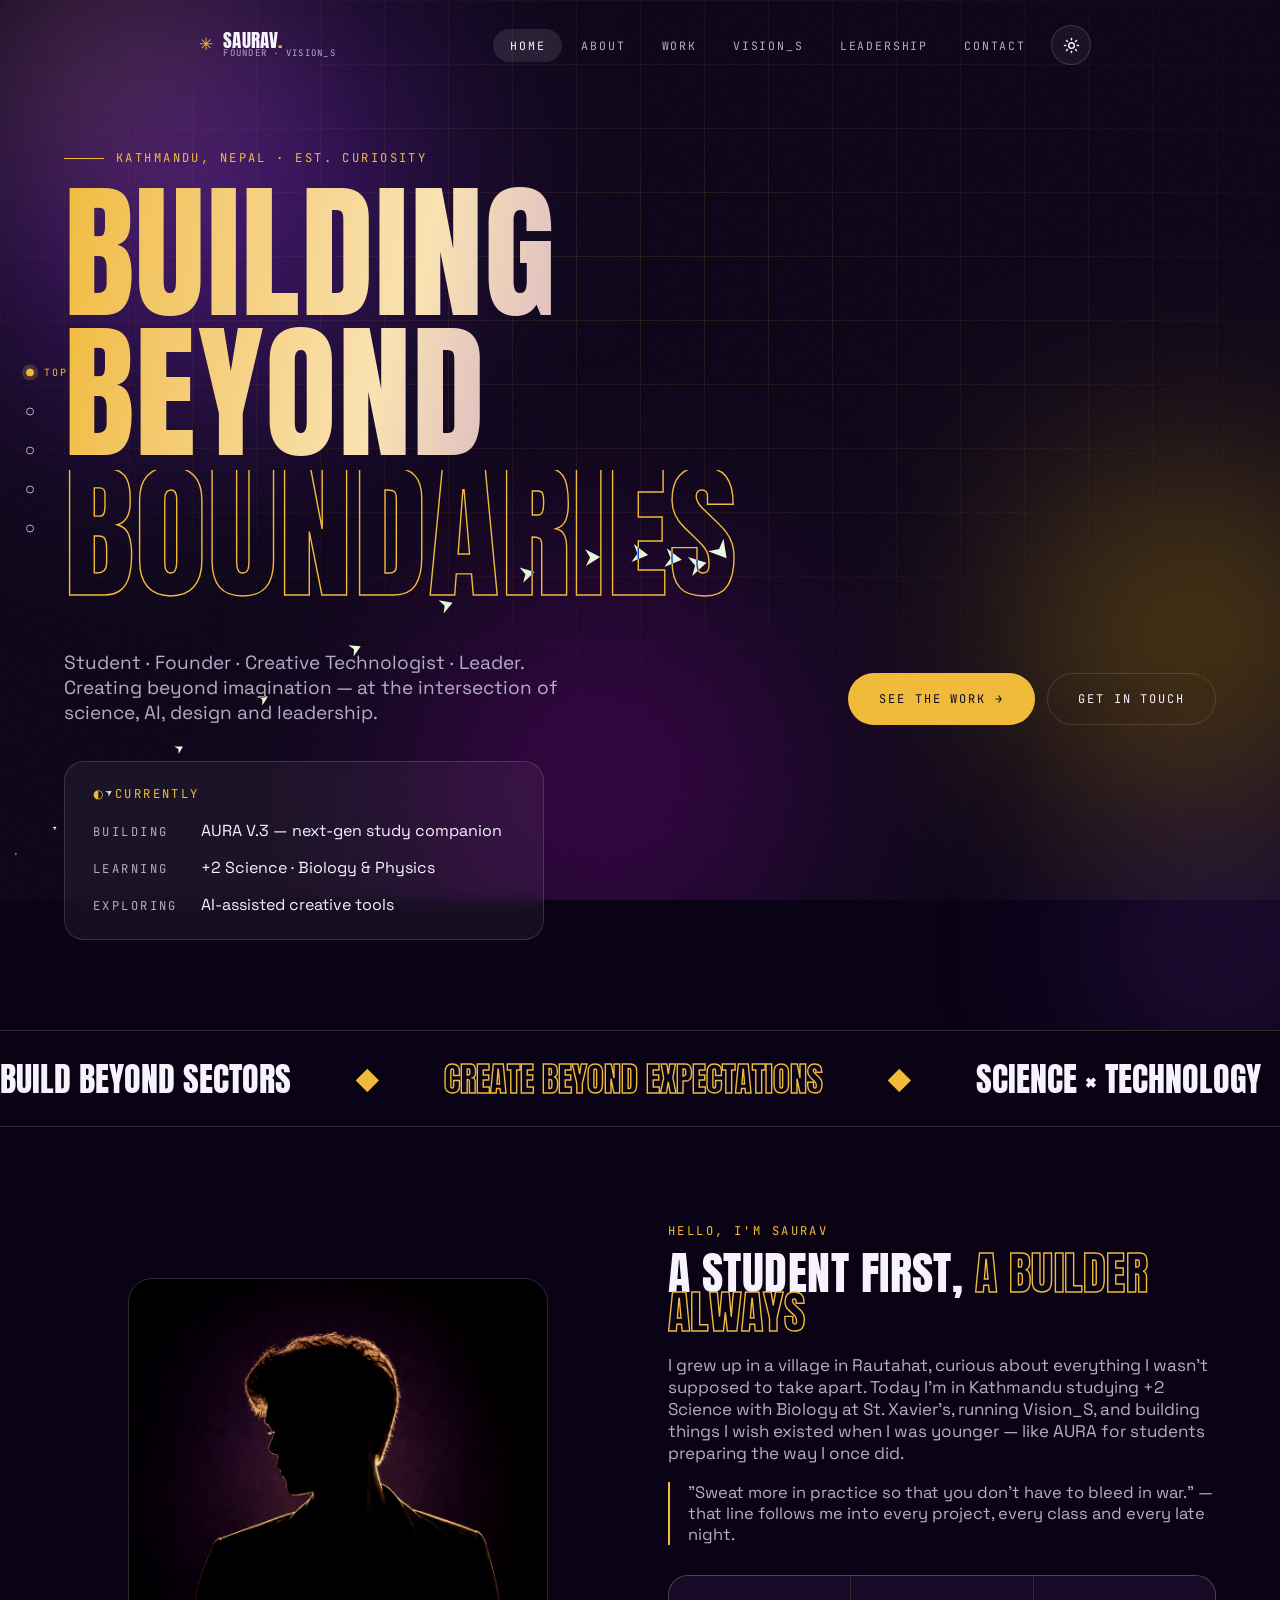
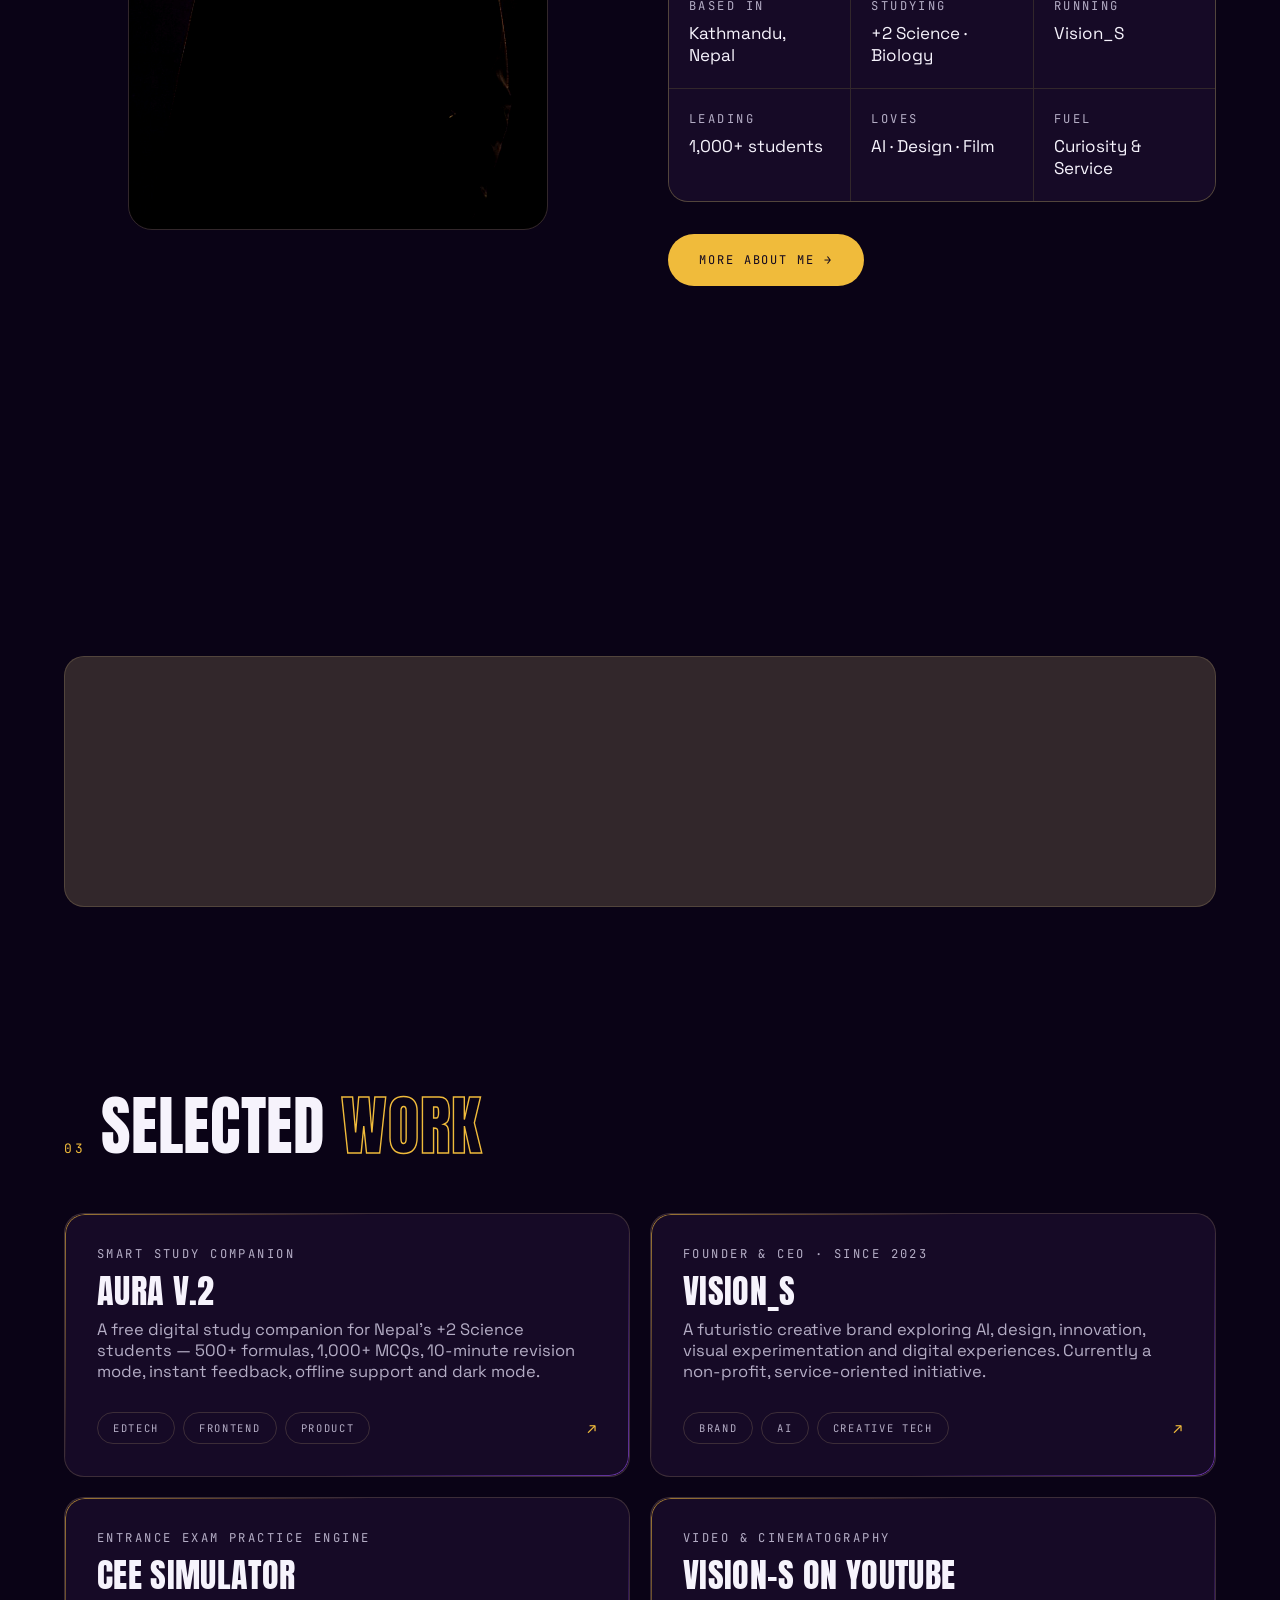
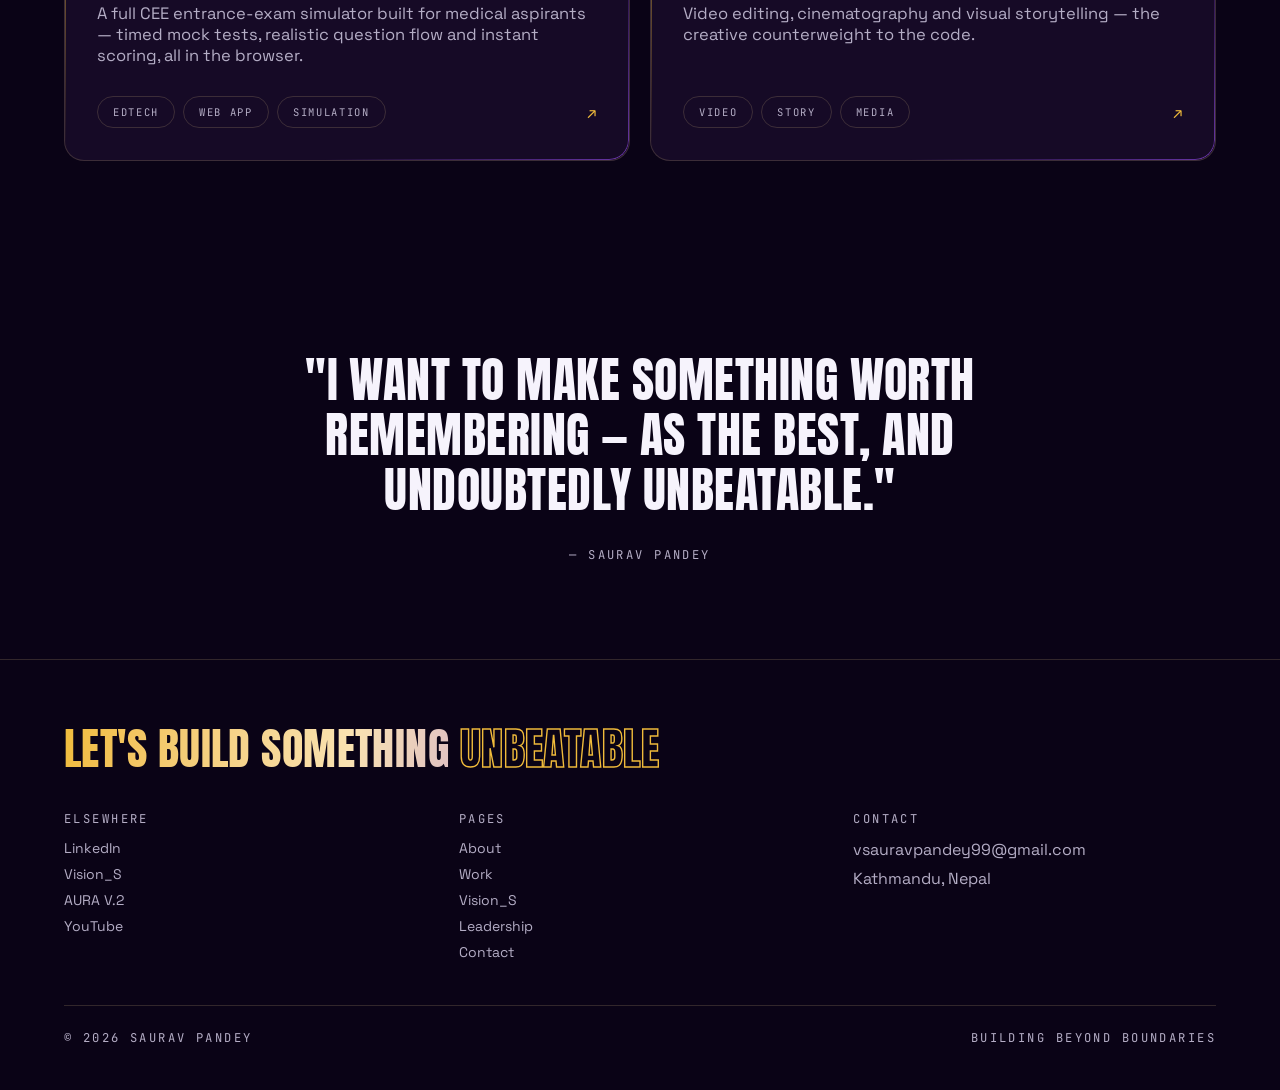
<file: index.html>
<!doctype html>
<html lang="en" class="theme-ink" data-theme="ink">
<head>

 


<meta charset="utf-8">
<meta name="viewport" content="width=device-width, initial-scale=1">
<title>Saurav Pandey — Student, Founder &amp; Creative Technologist</title>
<meta name="description" content="Saurav Pandey — Founder &amp; CEO of Vision_S, Chief Class Representative at St. Xavier's College and creative technologist from Kathmandu. Building beyond boundaries.">
<meta name="author" content="Saurav Pandey">
<meta name="theme-color" content="#111118">
<meta property="og:type" content="profile">
<meta property="og:title" content="Saurav Pandey — Student, Founder & Creative Technologist">
<meta property="og:description" content="Founder & CEO of Vision_S, Chief Class Representative at St. Xavier's College and creative technologist from Kathmandu.">
<meta name="twitter:card" content="summary_large_image">
  <link rel="icon" type="image/png" href="favicon.png">

<link rel="preconnect" href="https://fonts.googleapis.com">
<link rel="preconnect" href="https://fonts.gstatic.com" crossorigin>
<link rel="stylesheet" href="https://fonts.googleapis.com/css2?family=Anton&family=Space+Grotesk:wght@400;500;700&family=JetBrains+Mono:wght@400;600&display=swap">
<link rel="stylesheet" href="styles.css">
</head>
<body>

<div class="preloader" id="preloader">
  <div class="preloader-inner">
    <span class="preloader-mark">✳</span>
    <p class="mono-label preloader-word">SAURAV<span style="color:var(--gold)">.</span></p>
    <div class="preloader-bar"><span id="preloaderFill"></span></div>
    <p class="preloader-pct" id="preloaderPct">0%</p>
  </div>
</div>

<div class="atmos">
  <div class="grid-bg"></div>
  <div class="aurora-blob aurora-1"></div>
  <div class="aurora-blob aurora-2"></div>
  <div class="aurora-blob aurora-3"></div>
  <div class="spotlight" id="spotlight"></div>
  <div class="noise-layer"></div>
</div>
<div class="scroll-progress" id="scrollProgress"></div>

<div class="nav-wrap"><nav class="nav" id="siteNav">
  <a class="brand-block" href="index.html"><span class="brand-icon">✳</span><span class="brand-text"><span class="display brand-name">SAURAV<span style="color:var(--gold)">.</span></span><span class="mono-label brand-sub">Founder · Vision_S</span></span></a>
  <div class="nav-links">
    <a class="active" href="index.html">Home</a>
    <a href="about.html">About</a>
    <a href="work.html">Work</a>
    <a href="vision-s.html">Vision_S</a>
    <a href="leadership.html">Leadership</a>
    <a href="contact.html">Contact</a>
  </div>
  <button class="theme-btn" id="themeBtn" aria-label="Switch theme">
    <svg class="icon-sun" width="17" height="17" viewBox="0 0 24 24" fill="none" stroke="currentColor" stroke-width="2" stroke-linecap="round" stroke-linejoin="round"><circle cx="12" cy="12" r="4"></circle><line x1="12" y1="2" x2="12" y2="4"></line><line x1="12" y1="20" x2="12" y2="22"></line><line x1="4.93" y1="4.93" x2="6.34" y2="6.34"></line><line x1="17.66" y1="17.66" x2="19.07" y2="19.07"></line><line x1="2" y1="12" x2="4" y2="12"></line><line x1="20" y1="12" x2="22" y2="12"></line><line x1="4.93" y1="19.07" x2="6.34" y2="17.66"></line><line x1="17.66" y1="6.34" x2="19.07" y2="4.93"></line></svg>
    <svg class="icon-moon" width="17" height="17" viewBox="0 0 24 24" fill="none" stroke="currentColor" stroke-width="2" stroke-linecap="round" stroke-linejoin="round"><path d="M21 12.79A9 9 0 1 1 11.21 3 7 7 0 0 0 21 12.79z"></path></svg>
  </button>
  <button class="burger" id="burger" aria-label="Toggle menu">☰</button>
</nav></div>

<div class="mobile-menu" id="mobileMenu">
  <a class="display" href="index.html">Home</a>
  <a class="display" href="about.html">About</a>
  <a class="display" href="work.html">Work</a>
  <a class="display" href="vision-s.html">Vision_S</a>
  <a class="display" href="leadership.html">Leadership</a>
  <a class="display" href="contact.html">Contact</a>
  <p class="mono-label">Kathmandu, Nepal</p>
</div>

<main>

<section class="hero" data-dot="Top">
  <div class="grid-bg" style="position:absolute;inset:0;opacity:.7"></div>
  <div class="aurora-blob" style="width:420px;height:420px;top:-140px;left:-100px;background:radial-gradient(circle,var(--primary),transparent 65%);opacity:.2"></div>
  <div class="aurora-blob" style="width:380px;height:380px;right:-10%;bottom:-10%;background:radial-gradient(circle,var(--accent),transparent 65%);opacity:.25"></div>

  <div class="container hero-inner">
    <p class="mono-label hero-kicker"><span class="rule"></span>Kathmandu, Nepal · Est. curiosity</p>
    <h1 class="display">
      <span class="gold-text split-words">Building</span><br>
      <span class="gold-text split-words">beyond</span><br>
      <span class="outline-text split-words">boundaries</span>
    </h1>
    <div class="hero-foot">
      <p class="reveal in">Student · Founder · Creative Technologist · Leader. Creating beyond imagination — at the intersection of science, AI, design and leadership.</p>
      <div class="hero-actions reveal in">
        <a class="btn primary" href="work.html">See the work →</a>
        <a class="btn" href="contact.html">Get in touch</a>
      </div>
    </div>
    <div class="currently-card reveal in">
      <p class="mono-label" style="color:var(--primary)">◐ Currently</p>
      <div class="currently-rows">
        <div class="crow"><span class="mono-label clabel">Building</span><span class="cvalue">AURA V.3 — next-gen study companion</span></div>
        <div class="crow"><span class="mono-label clabel">Learning</span><span class="cvalue">+2 Science · Biology &amp; Physics</span></div>
        <div class="crow"><span class="mono-label clabel">Exploring</span><span class="cvalue">AI-assisted creative tools</span></div>
      </div>
    </div>
  </div>
</section>

<div class="marquee"><div class="marquee-track" id="marqueeTrack">
  <span><span>Build beyond sectors</span><span class="diamond">◆</span></span>
  <span><span class="outline-text">Create beyond expectations</span><span class="diamond">◆</span></span>
  <span><span>Science × Technology</span><span class="diamond">◆</span></span>
  <span><span class="outline-text">Creativity × Leadership</span><span class="diamond">◆</span></span>
  <span><span>Worth remembering</span><span class="diamond">◆</span></span>
  <span><span class="outline-text">Undoubtedly unbeatable</span><span class="diamond">◆</span></span>
  <span><span>Build beyond sectors</span><span class="diamond">◆</span></span>
  <span><span class="outline-text">Create beyond expectations</span><span class="diamond">◆</span></span>
  <span><span>Science × Technology</span><span class="diamond">◆</span></span>
  <span><span class="outline-text">Creativity × Leadership</span><span class="diamond">◆</span></span>
  <span><span>Worth remembering</span><span class="diamond">◆</span></span>
  <span><span class="outline-text">Undoubtedly unbeatable</span><span class="diamond">◆</span></span>
</div></div>

<section class="section" data-dot="Me">
  <div class="container">
    <div class="grid grid-2" style="align-items:center;gap:56px">
      <div class="portrait reveal" style="max-width:420px;justify-self:center">
        <img src="portrait.jpg" alt="Portrait of Saurav Pandey">
      </div>
      <div class="reveal">
        <p class="mono-label" style="color:var(--primary)">Hello, I'm Saurav</p>
        <h2 class="display" style="margin-top:14px;font-size:clamp(30px,4.4vw,46px)">A student first, <span class="outline-text">a builder always</span></h2>
        <p class="muted" style="margin-top:22px;font-size:17px">I grew up in a village in Rautahat, curious about everything I wasn't supposed to take apart. Today I'm in Kathmandu studying +2 Science with Biology at St. Xavier's, running Vision_S, and building things I wish existed when I was younger — like AURA for students preparing the way I once did.</p>
        <p style="margin-top:18px;padding-left:18px;border-left:2px solid var(--primary);font-size:16.5px;color:var(--muted-foreground)">"Sweat more in practice so that you don't have to bleed in war." — that line follows me into every project, every class and every late night.</p>
        <div class="bio-stat-grid" style="margin-top:30px">
          <div class="bcell"><p class="mono-label">Based in</p><p class="bval">Kathmandu, Nepal</p></div>
          <div class="bcell"><p class="mono-label">Studying</p><p class="bval">+2 Science · Biology</p></div>
          <div class="bcell"><p class="mono-label">Running</p><p class="bval">Vision_S</p></div>
          <div class="bcell"><p class="mono-label">Leading</p><p class="bval">1,000+ students</p></div>
          <div class="bcell"><p class="mono-label">Loves</p><p class="bval">AI · Design · Film</p></div>
          <div class="bcell"><p class="mono-label">Fuel</p><p class="bval">Curiosity &amp; Service</p></div>
        </div>
        <a class="btn primary" style="margin-top:32px" href="about.html">More about me →</a>
      </div>
    </div>
  </div>
</section>

<section class="section" data-dot="Numbers">
  <div class="container">
    <div class="sec-head reveal">
      <div class="row"><span class="idx">02</span><h2 class="display">The <span class="outline-text">numbers</span></h2></div>
      <p>Leadership scale, product reach and creative output — the measurable side of the story.</p>
    </div>
    <div class="stat-grid grid-4">
      <div class="stat-cell reveal"><p class="display v" style="color:var(--primary)"><span class="count-num" data-target="4" data-decimals="1">0.0</span></p><p class="mono-label l">SEE GPA</p></div>
      <div class="stat-cell reveal"><p class="display v" style="color:var(--primary)"><span class="count-num" data-target="1000">0</span>+</p><p class="mono-label l">+2 students coordinated</p></div>
      <div class="stat-cell reveal"><p class="display v" style="color:var(--primary)"><span class="count-num" data-target="900">0</span>+</p><p class="mono-label l">Students led as House Captain</p></div>
      <div class="stat-cell reveal"><p class="display v" style="color:var(--primary)"><span class="count-num" data-target="500">0</span>+</p><p class="mono-label l">AURA formulas</p></div>
      <div class="stat-cell reveal"><p class="display v" style="color:var(--primary)"><span class="count-num" data-target="1000">0</span>+</p><p class="mono-label l">AURA MCQs</p></div>
      <div class="stat-cell reveal"><p class="display v" style="color:var(--primary)"><span class="count-num" data-target="200">0</span>+</p><p class="mono-label l">Designs created</p></div>
      <div class="stat-cell reveal"><p class="display v" style="color:var(--primary)"><span class="count-num" data-target="5">0</span>+</p><p class="mono-label l">Web projects</p></div>
      <div class="stat-cell reveal"><p class="display v" style="color:var(--primary)"><span class="count-num" data-target="5">0</span>+ yrs</p><p class="mono-label l">Leadership involvement</p></div>
    </div>
  </div>
</section>

<section class="section" data-dot="Work">
  <div class="container">
    <div class="sec-head reveal"><div class="row"><span class="idx">03</span><h2 class="display">Selected <span class="outline-text">work</span></h2></div></div>
    <div class="grid grid-2">
      <div class="proj-card gilded hover-lift reveal" data-project="aura" role="button" tabindex="0" aria-haspopup="dialog">
        <div class="glow-blob"></div>
        <div>
          <p class="mono-label">Smart Study Companion</p>
          <h3 class="display" style="font-size:34px;margin-top:14px">AURA V.2</h3>
          <p class="muted" style="margin-top:14px;font-size:16.5px">A free digital study companion for Nepal's +2 Science students — 500+ formulas, 1,000+ MCQs, 10-minute revision mode, instant feedback, offline support and dark mode.</p>
        </div>
        <div class="proj-tags">
          <span class="chip">EdTech</span><span class="chip">Frontend</span><span class="chip">Product</span>
          <span class="arrow">↗</span>
        </div>
      </div>
      <div class="proj-card gilded hover-lift reveal" data-project="visions" role="button" tabindex="0" aria-haspopup="dialog">
        <div class="glow-blob"></div>
        <div>
          <p class="mono-label">Founder &amp; CEO · Since 2023</p>
          <h3 class="display" style="font-size:34px;margin-top:14px">Vision_S</h3>
          <p class="muted" style="margin-top:14px;font-size:16.5px">A futuristic creative brand exploring AI, design, innovation, visual experimentation and digital experiences. Currently a non-profit, service-oriented initiative.</p>
        </div>
        <div class="proj-tags">
          <span class="chip">Brand</span><span class="chip">AI</span><span class="chip">Creative Tech</span>
          <span class="arrow">↗</span>
        </div>
      </div>
      <div class="proj-card gilded hover-lift reveal" data-project="cee" role="button" tabindex="0" aria-haspopup="dialog">
        <div class="glow-blob"></div>
        <div>
          <p class="mono-label">Entrance Exam Practice Engine</p>
          <h3 class="display" style="font-size:34px;margin-top:14px">CEE Simulator</h3>
          <p class="muted" style="margin-top:14px;font-size:16.5px">A full CEE entrance-exam simulator built for medical aspirants — timed mock tests, realistic question flow and instant scoring, all in the browser.</p>
        </div>
        <div class="proj-tags">
          <span class="chip">EdTech</span><span class="chip">Web App</span><span class="chip">Simulation</span>
          <span class="arrow">↗</span>
        </div>
      </div>
      <div class="proj-card gilded hover-lift reveal" data-project="youtube" role="button" tabindex="0" aria-haspopup="dialog">
        <div class="glow-blob"></div>
        <div>
          <p class="mono-label">Video &amp; Cinematography</p>
          <h3 class="display" style="font-size:34px;margin-top:14px">VISION-S on YouTube</h3>
          <p class="muted" style="margin-top:14px;font-size:16.5px">Video editing, cinematography and visual storytelling — the creative counterweight to the code.</p>
        </div>
        <div class="proj-tags">
          <span class="chip">Video</span><span class="chip">Story</span><span class="chip">Media</span>
          <span class="arrow">↗</span>
        </div>
      </div>
    </div>
  </div>
</section>

<div class="project-modal-backdrop" id="projectModalBackdrop">
  <div class="project-modal" role="dialog" aria-modal="true" aria-labelledby="modalTitle">
    <button class="modal-close" id="modalClose" aria-label="Close">✕</button>
    <p class="mono-label" id="modalLabel" style="color:var(--primary)"></p>
    <h3 class="display" id="modalTitle" style="margin-top:14px;font-size:clamp(30px,5vw,46px)"></h3>
    <p class="mono-label" id="modalYear" style="margin-top:6px"></p>
    <p class="muted" id="modalDesc" style="margin-top:22px;font-size:17px"></p>
    <p id="modalMeta" style="margin-top:16px;font-family:'JetBrains Mono',monospace;font-size:13px;color:var(--primary)"></p>
    <div class="chipline" id="modalTags" style="margin-top:24px"></div>
    <a class="btn primary" id="modalLink" target="_blank" rel="noreferrer" style="margin-top:32px">Visit project ↗</a>
  </div>
</div>

<section class="section" data-dot="Quote">
  <div class="container quote-block reveal">
    <p class="display">"I want to make something worth remembering — as the best, and undoubtedly unbeatable."</p>
    <p class="mono-label" style="margin-top:28px">— Saurav Pandey</p>
  </div>
</section>

</main>

<footer>
  <div class="container">
    <p class="display foot-tag reveal"><span class="gold-text">Let's build something</span> <span class="outline-text">unbeatable</span></p>
    <div class="foot-grid">
      <div>
        <p class="mono-label">Elsewhere</p>
        <ul>
          <li><a href="https://www.linkedin.com/in/saurav-pandey999" target="_blank" rel="noreferrer">LinkedIn</a></li>
          <li><a href="https://saurav-pandey999.github.io/worldofvisions/" target="_blank" rel="noreferrer">Vision_S</a></li>
          <li><a href="https://visionsyt99.github.io/SAURAVPANDEY-AURA/AURA2.HTML" target="_blank" rel="noreferrer">AURA V.2</a></li>
          <li><a href="https://www.youtube.com/@VISIONS-9" target="_blank" rel="noreferrer">YouTube</a></li>
        </ul>
      </div>
      <div>
        <p class="mono-label">Pages</p>
        <ul>
          <li><a href="about.html">About</a></li>
          <li><a href="work.html">Work</a></li>
          <li><a href="vision-s.html">Vision_S</a></li>
          <li><a href="leadership.html">Leadership</a></li>
          <li><a href="contact.html">Contact</a></li>
        </ul>
      </div>
      <div>
        <p class="mono-label">Contact</p>
        <p style="margin-top:12px"><a href="mailto:vsauravpandey99@gmail.com">vsauravpandey99@gmail.com</a></p>
        <p style="margin-top:8px">Kathmandu, Nepal</p>
      </div>
    </div>
    <div class="foot-bottom">
      <p class="mono-label">© <span id="yr"></span> Saurav Pandey</p>
      <p class="mono-label">Building beyond boundaries</p>
    </div>
  </div>
</footer>

<script>document.getElementById('yr').textContent = new Date().getFullYear();</script>
<script src="script.js"></script>
</body>
</html>
</file>
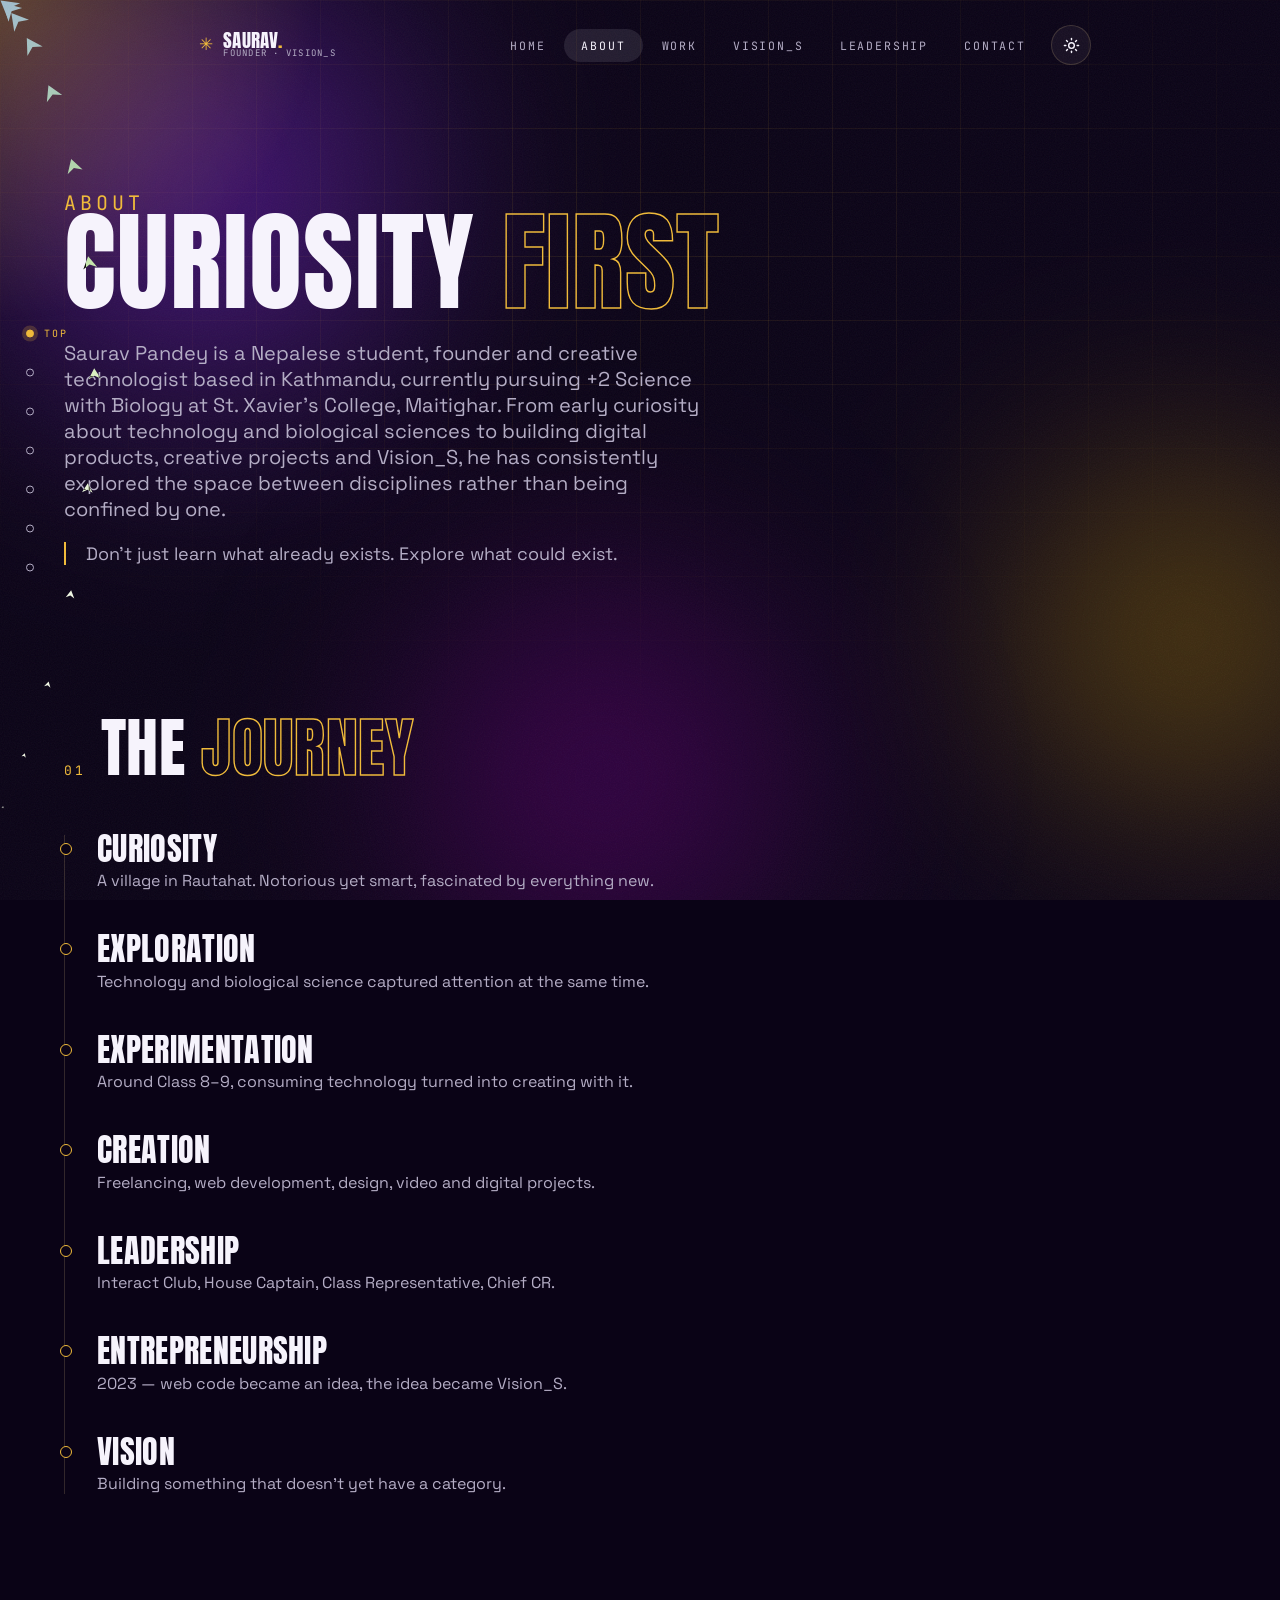
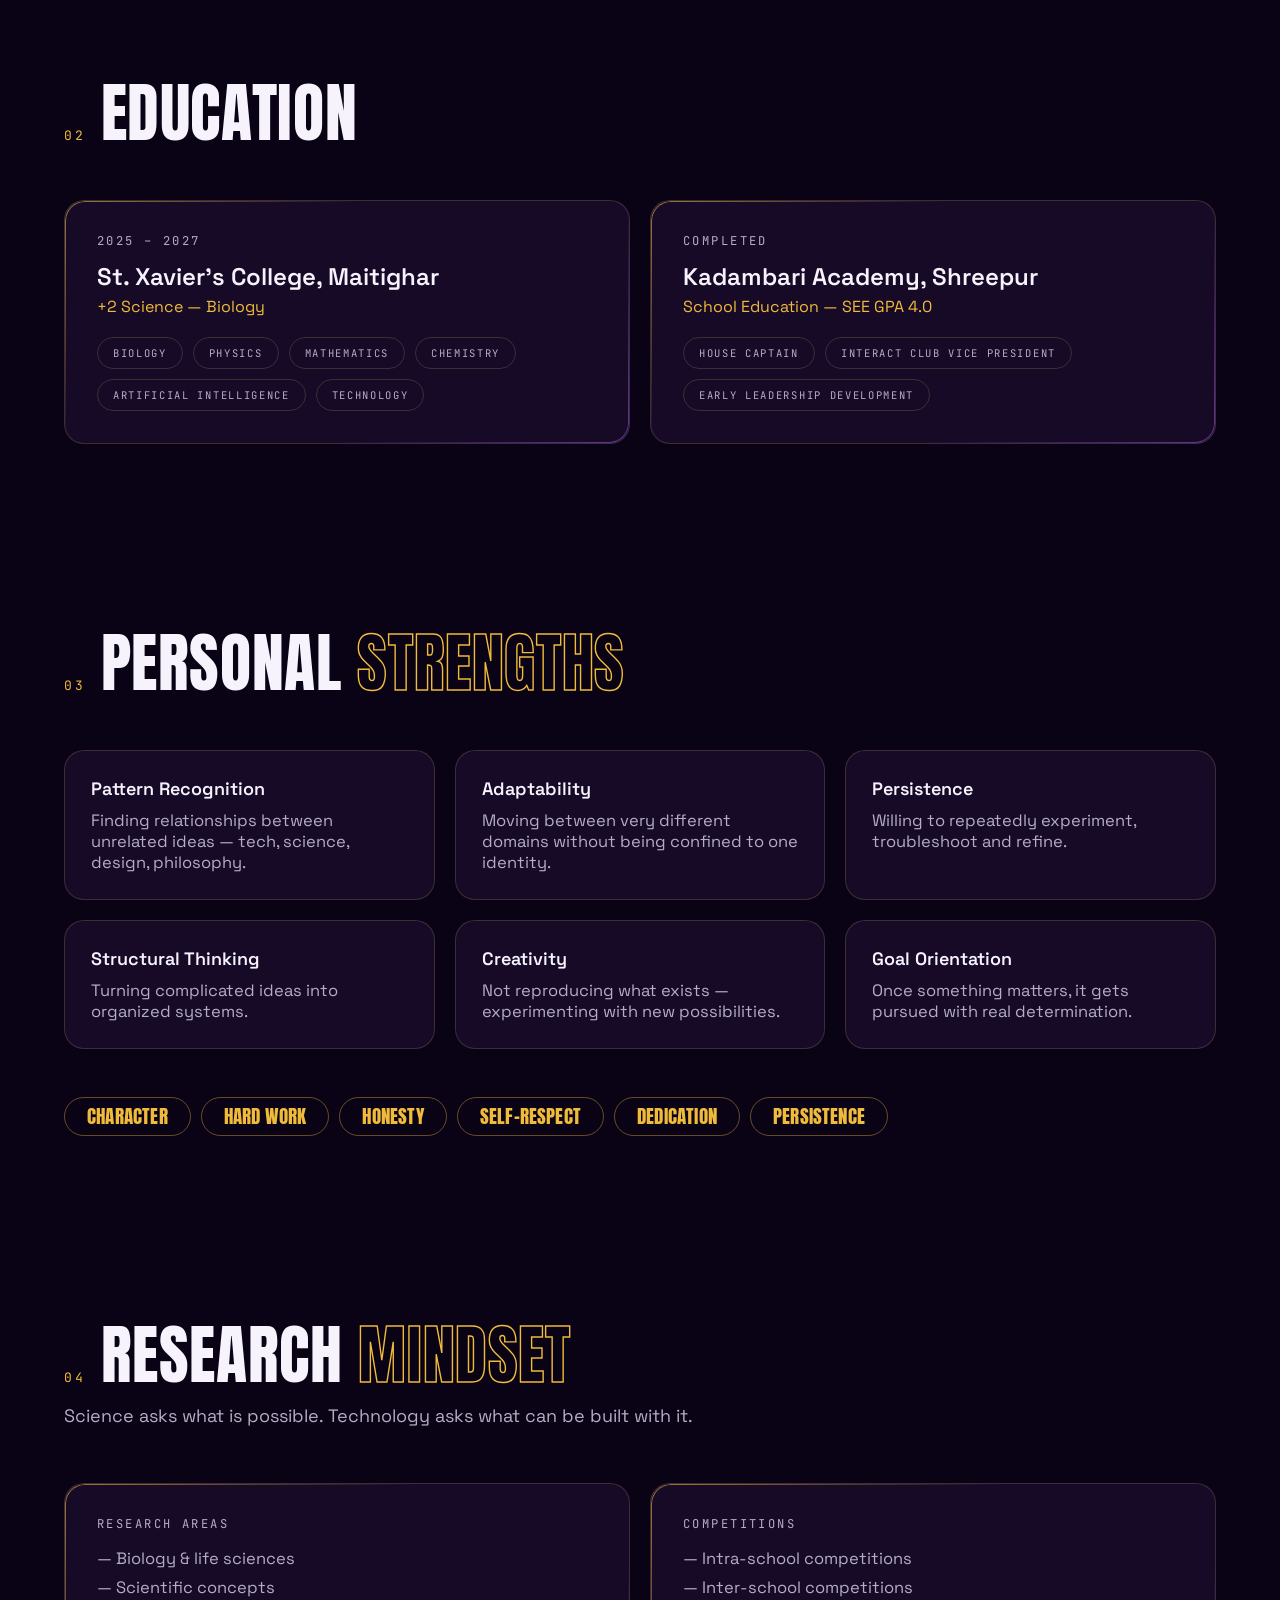
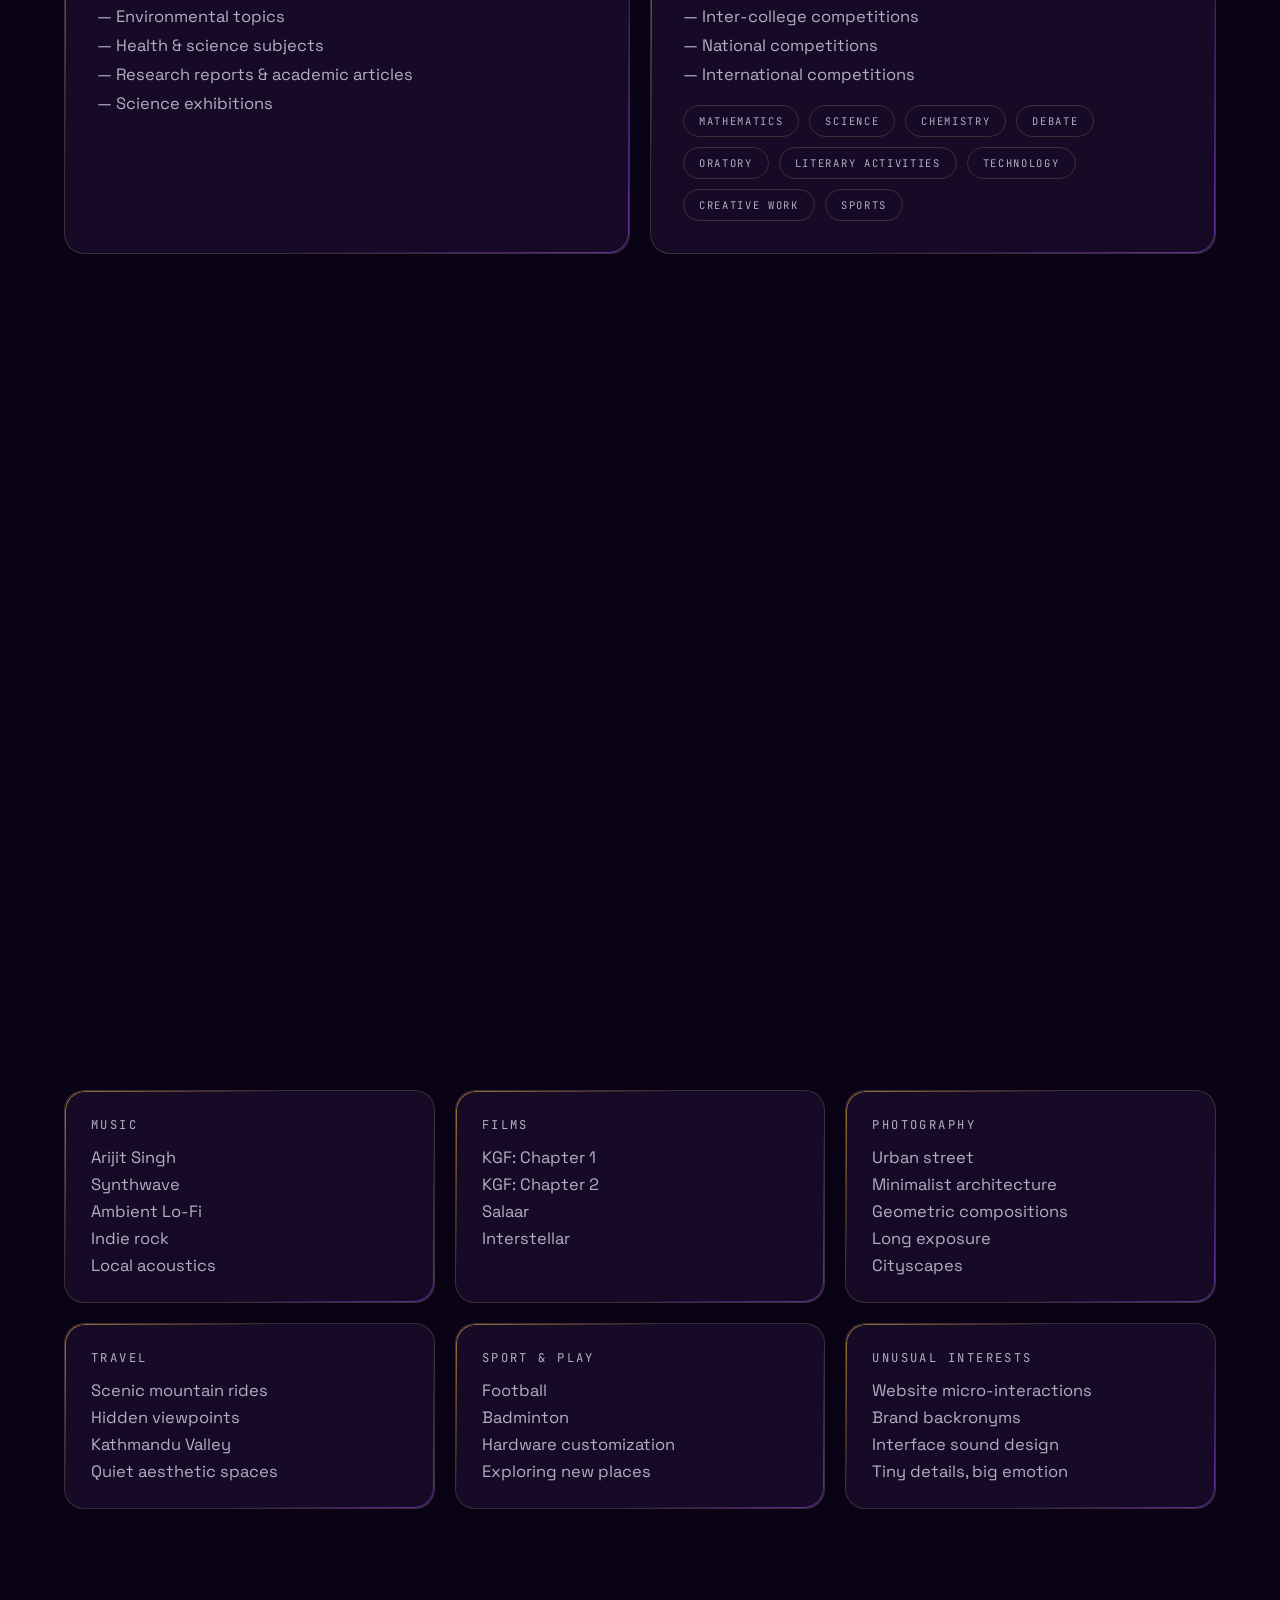
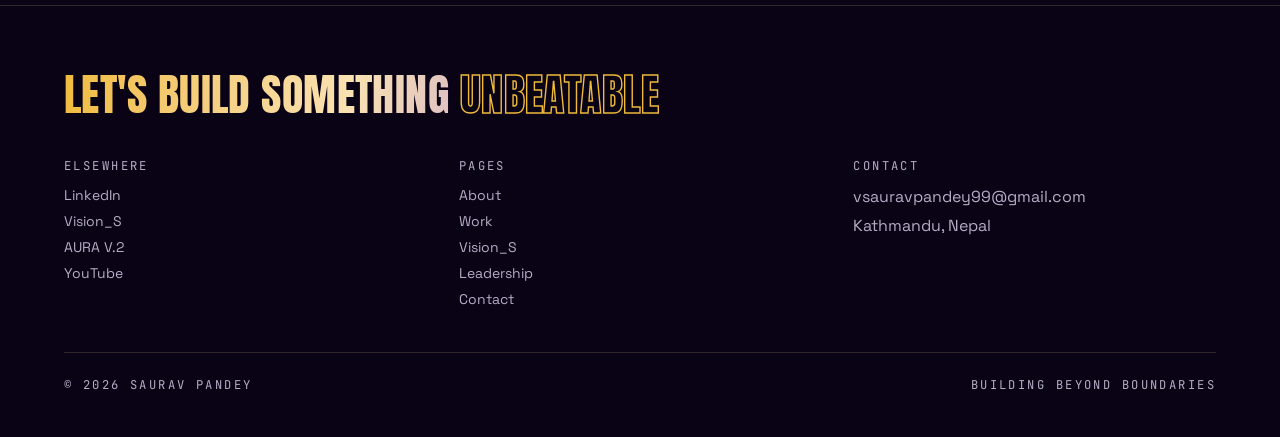
<file: about.html>
<!doctype html>
<html lang="en" class="theme-ink" data-theme="ink">
<head>
<meta charset="utf-8">
<meta name="viewport" content="width=device-width, initial-scale=1">
<title>About Saurav Pandey — Journey, Education & Values</title>
<meta name="description" content="From a village in Rautahat to St. Xavier's College: the journey, education, strengths, values and interests behind Saurav Pandey's work in science, technology and design.">
<meta name="author" content="Saurav Pandey">
<meta name="theme-color" content="#111118">
<meta property="og:type" content="profile">
<meta property="og:title" content="About Saurav Pandey — Journey, Education & Values">
<meta property="og:description" content="From a village in Rautahat to St. Xavier's College — the journey, education, strengths and values behind the work.">
<meta name="twitter:card" content="summary_large_image">
  <link rel="icon" type="image/png" href="favicon.png">
<link rel="preconnect" href="https://fonts.googleapis.com">
<link rel="preconnect" href="https://fonts.gstatic.com" crossorigin>
<link rel="stylesheet" href="https://fonts.googleapis.com/css2?family=Anton&family=Space+Grotesk:wght@400;500;700&family=JetBrains+Mono:wght@400;600&display=swap">
<link rel="stylesheet" href="styles.css">
</head>
<body>

<div class="preloader" id="preloader">
  <div class="preloader-inner">
    <span class="preloader-mark">✳</span>
    <p class="mono-label preloader-word">SAURAV<span style="color:var(--gold)">.</span></p>
    <div class="preloader-bar"><span id="preloaderFill"></span></div>
    <p class="preloader-pct" id="preloaderPct">0%</p>
  </div>
</div>

<div class="atmos">
  <div class="grid-bg"></div>
  <div class="aurora-blob aurora-1"></div>
  <div class="aurora-blob aurora-2"></div>
  <div class="aurora-blob aurora-3"></div>
  <div class="spotlight" id="spotlight"></div>
  <div class="noise-layer"></div>
</div>
<div class="scroll-progress" id="scrollProgress"></div>

<div class="nav-wrap"><nav class="nav" id="siteNav">
  <a class="brand-block" href="index.html"><span class="brand-icon">✳</span><span class="brand-text"><span class="display brand-name">SAURAV<span style="color:var(--gold)">.</span></span><span class="mono-label brand-sub">Founder · Vision_S</span></span></a>
  <div class="nav-links">
    <a href="index.html">Home</a>
    <a class="active" href="about.html">About</a>
    <a href="work.html">Work</a>
    <a href="vision-s.html">Vision_S</a>
    <a href="leadership.html">Leadership</a>
    <a href="contact.html">Contact</a>
  </div>
  <button class="theme-btn" id="themeBtn" aria-label="Switch theme">
    <svg class="icon-sun" width="17" height="17" viewBox="0 0 24 24" fill="none" stroke="currentColor" stroke-width="2" stroke-linecap="round" stroke-linejoin="round"><circle cx="12" cy="12" r="4"></circle><line x1="12" y1="2" x2="12" y2="4"></line><line x1="12" y1="20" x2="12" y2="22"></line><line x1="4.93" y1="4.93" x2="6.34" y2="6.34"></line><line x1="17.66" y1="17.66" x2="19.07" y2="19.07"></line><line x1="2" y1="12" x2="4" y2="12"></line><line x1="20" y1="12" x2="22" y2="12"></line><line x1="4.93" y1="19.07" x2="6.34" y2="17.66"></line><line x1="17.66" y1="6.34" x2="19.07" y2="4.93"></line></svg>
    <svg class="icon-moon" width="17" height="17" viewBox="0 0 24 24" fill="none" stroke="currentColor" stroke-width="2" stroke-linecap="round" stroke-linejoin="round"><path d="M21 12.79A9 9 0 1 1 11.21 3 7 7 0 0 0 21 12.79z"></path></svg>
  </button>
  <button class="burger" id="burger" aria-label="Toggle menu">☰</button>
</nav></div>

<div class="mobile-menu" id="mobileMenu">
  <a class="display" href="index.html">Home</a>
  <a class="display" href="about.html">About</a>
  <a class="display" href="work.html">Work</a>
  <a class="display" href="vision-s.html">Vision_S</a>
  <a class="display" href="leadership.html">Leadership</a>
  <a class="display" href="contact.html">Contact</a>
  <p class="mono-label">Kathmandu, Nepal</p>
</div>

<main>

<section class="page-hero" data-dot="Top">
  <div class="grid-bg" style="opacity:.6"></div>
  <div class="container" style="position:relative">
    <div style="max-width:760px">
      <p class="mono-label reveal in" style="color:var(--primary)">About</p>
      <h1 class="display reveal in">Curiosity <span class="outline-text">first</span></h1>
      <p class="reveal in">Saurav Pandey is a Nepalese student, founder and creative technologist based in Kathmandu, currently pursuing +2 Science with Biology at St. Xavier's College, Maitighar. From early curiosity about technology and biological sciences to building digital products, creative projects and Vision_S, he has consistently explored the space between disciplines rather than being confined by one.</p>
      <p class="reveal in" style="margin-top:20px;padding-left:20px;border-left:2px solid var(--primary);font-size:18px">Don't just learn what already exists. Explore what could exist.</p>
    </div>
  </div>
</section>

<section class="section" data-dot="Journey">
  <div class="container">
    <div class="sec-head reveal"><div class="row"><span class="idx">01</span><h2 class="display">The <span class="outline-text">journey</span></h2></div></div>
    <ol class="timeline">
      <li class="reveal"><span class="dot"></span><h3 class="display">Curiosity</h3><p class="muted" style="margin-top:8px;max-width:560px">A village in Rautahat. Notorious yet smart, fascinated by everything new.</p></li>
      <li class="reveal"><span class="dot"></span><h3 class="display">Exploration</h3><p class="muted" style="margin-top:8px;max-width:560px">Technology and biological science captured attention at the same time.</p></li>
      <li class="reveal"><span class="dot"></span><h3 class="display">Experimentation</h3><p class="muted" style="margin-top:8px;max-width:560px">Around Class 8–9, consuming technology turned into creating with it.</p></li>
      <li class="reveal"><span class="dot"></span><h3 class="display">Creation</h3><p class="muted" style="margin-top:8px;max-width:560px">Freelancing, web development, design, video and digital projects.</p></li>
      <li class="reveal"><span class="dot"></span><h3 class="display">Leadership</h3><p class="muted" style="margin-top:8px;max-width:560px">Interact Club, House Captain, Class Representative, Chief CR.</p></li>
      <li class="reveal"><span class="dot"></span><h3 class="display">Entrepreneurship</h3><p class="muted" style="margin-top:8px;max-width:560px">2023 — web code became an idea, the idea became Vision_S.</p></li>
      <li class="reveal"><span class="dot"></span><h3 class="display">Vision</h3><p class="muted" style="margin-top:8px;max-width:560px">Building something that doesn't yet have a category.</p></li>
    </ol>
  </div>
</section>

<section class="section" data-dot="Education">
  <div class="container">
    <div class="sec-head reveal"><div class="row"><span class="idx">02</span><h2 class="display">Education</h2></div></div>
    <div class="grid grid-2">
      <div class="card card-pad-lg gilded hover-lift reveal">
        <p class="mono-label">2025 – 2027</p>
        <h3 style="margin-top:12px;font-size:24px;font-weight:600">St. Xavier's College, Maitighar</h3>
        <p style="margin-top:4px;color:var(--primary)">+2 Science — Biology</p>
        <div class="chipline" style="margin-top:20px">
          <span class="chip">Biology</span><span class="chip">Physics</span><span class="chip">Mathematics</span>
          <span class="chip">Chemistry</span><span class="chip">Artificial Intelligence</span><span class="chip">Technology</span>
        </div>
      </div>
      <div class="card card-pad-lg gilded hover-lift reveal">
        <p class="mono-label">Completed</p>
        <h3 style="margin-top:12px;font-size:24px;font-weight:600">Kadambari Academy, Shreepur</h3>
        <p style="margin-top:4px;color:var(--primary)">School Education — SEE GPA 4.0</p>
        <div class="chipline" style="margin-top:20px">
          <span class="chip">House Captain</span><span class="chip">Interact Club Vice President</span><span class="chip">Early leadership development</span>
        </div>
      </div>
    </div>
  </div>
</section>

<section class="section" data-dot="Strengths">
  <div class="container">
    <div class="sec-head reveal"><div class="row"><span class="idx">03</span><h2 class="display">Personal <span class="outline-text">strengths</span></h2></div></div>
    <div class="grid grid-3">
      <div class="card reveal"><h3 style="font-size:18px;font-weight:600">Pattern Recognition</h3><p class="muted" style="margin-top:10px;font-size:16.5px">Finding relationships between unrelated ideas — tech, science, design, philosophy.</p></div>
      <div class="card reveal"><h3 style="font-size:18px;font-weight:600">Adaptability</h3><p class="muted" style="margin-top:10px;font-size:16.5px">Moving between very different domains without being confined to one identity.</p></div>
      <div class="card reveal"><h3 style="font-size:18px;font-weight:600">Persistence</h3><p class="muted" style="margin-top:10px;font-size:16.5px">Willing to repeatedly experiment, troubleshoot and refine.</p></div>
      <div class="card reveal"><h3 style="font-size:18px;font-weight:600">Structural Thinking</h3><p class="muted" style="margin-top:10px;font-size:16.5px">Turning complicated ideas into organized systems.</p></div>
      <div class="card reveal"><h3 style="font-size:18px;font-weight:600">Creativity</h3><p class="muted" style="margin-top:10px;font-size:16.5px">Not reproducing what exists — experimenting with new possibilities.</p></div>
      <div class="card reveal"><h3 style="font-size:18px;font-weight:600">Goal Orientation</h3><p class="muted" style="margin-top:10px;font-size:16.5px">Once something matters, it gets pursued with real determination.</p></div>
    </div>
    <div class="chipline reveal" style="margin-top:48px">
      <span class="value-pill display">Character</span>
      <span class="value-pill display">Hard Work</span>
      <span class="value-pill display">Honesty</span>
      <span class="value-pill display">Self-Respect</span>
      <span class="value-pill display">Dedication</span>
      <span class="value-pill display">Persistence</span>
    </div>
  </div>
</section>

<section class="section" data-dot="Research">
  <div class="container">
    <div class="sec-head reveal">
      <div class="row"><span class="idx">04</span><h2 class="display">Research <span class="outline-text">mindset</span></h2></div>
      <p>Science asks what is possible. Technology asks what can be built with it.</p>
    </div>
    <div class="grid grid-2">
      <div class="card card-pad-lg gilded reveal">
        <p class="mono-label" style="margin-bottom:16px">Research areas</p>
        <ul style="display:flex;flex-direction:column;gap:8px;font-size:16.5px;color:var(--muted-foreground)">
          <li>— Biology &amp; life sciences</li>
          <li>— Scientific concepts</li>
          <li>— Environmental topics</li>
          <li>— Health &amp; science subjects</li>
          <li>— Research reports &amp; academic articles</li>
          <li>— Science exhibitions</li>
        </ul>
      </div>
      <div class="card card-pad-lg gilded reveal">
        <p class="mono-label" style="margin-bottom:16px">Competitions</p>
        <ul style="display:flex;flex-direction:column;gap:8px;font-size:16.5px;color:var(--muted-foreground)">
          <li>— Intra-school competitions</li>
          <li>— Inter-school competitions</li>
          <li>— Inter-college competitions</li>
          <li>— National competitions</li>
          <li>— International competitions</li>
        </ul>
        <div class="chipline" style="margin-top:20px">
          <span class="chip">Mathematics</span><span class="chip">Science</span><span class="chip">Chemistry</span>
          <span class="chip">Debate</span><span class="chip">Oratory</span><span class="chip">Literary activities</span>
          <span class="chip">Technology</span><span class="chip">Creative work</span><span class="chip">Sports</span>
        </div>
      </div>
    </div>
  </div>
</section>

<section class="section" data-dot="Models">
  <div class="container">
    <div class="sec-head reveal"><div class="row"><span class="idx">05</span><h2 class="display">Role <span class="outline-text">models</span></h2></div></div>
    <div class="grid grid-4">
      <div class="card reveal"><h3 class="display" style="font-size:20px">Cristiano Ronaldo</h3><p class="muted" style="margin-top:10px;font-size:16.5px">Discipline, relentless practice, ambition, competitive excellence.</p></div>
      <div class="card reveal"><h3 class="display" style="font-size:20px">Yash</h3><p class="muted" style="margin-top:10px;font-size:16.5px">Presence, perseverance and cinematic impact.</p></div>
      <div class="card reveal"><h3 class="display" style="font-size:20px">Arijit Singh</h3><p class="muted" style="margin-top:10px;font-size:16.5px">Artistic expression, consistency and emotional depth.</p></div>
      <div class="card reveal"><h3 class="display" style="font-size:20px">Parents</h3><p class="muted" style="margin-top:10px;font-size:16.5px">Personal influence, values and life guidance.</p></div>
    </div>
    <p class="display reveal" style="margin-top:48px;font-size:clamp(24px,4vw,38px)">"Sweat more in practice so that you don't have to bleed in war."</p>
  </div>
</section>

<section class="section" data-dot="Life">
  <div class="container">
    <div class="sec-head reveal"><div class="row"><span class="idx">06</span><h2 class="display">Life beyond <span class="outline-text">the screen</span></h2></div></div>
    <div class="grid grid-3">
      <div class="card gilded reveal">
        <p class="mono-label">Music</p>
        <ul style="margin-top:14px;display:flex;flex-direction:column;gap:6px;font-size:16.5px;color:var(--muted-foreground)">
          <li>Arijit Singh</li><li>Synthwave</li><li>Ambient Lo-Fi</li><li>Indie rock</li><li>Local acoustics</li>
        </ul>
      </div>
      <div class="card gilded reveal">
        <p class="mono-label">Films</p>
        <ul style="margin-top:14px;display:flex;flex-direction:column;gap:6px;font-size:16.5px;color:var(--muted-foreground)">
          <li>KGF: Chapter 1</li><li>KGF: Chapter 2</li><li>Salaar</li><li>Interstellar</li>
        </ul>
      </div>
      <div class="card gilded reveal">
        <p class="mono-label">Photography</p>
        <ul style="margin-top:14px;display:flex;flex-direction:column;gap:6px;font-size:16.5px;color:var(--muted-foreground)">
          <li>Urban street</li><li>Minimalist architecture</li><li>Geometric compositions</li><li>Long exposure</li><li>Cityscapes</li>
        </ul>
      </div>
      <div class="card gilded reveal">
        <p class="mono-label">Travel</p>
        <ul style="margin-top:14px;display:flex;flex-direction:column;gap:6px;font-size:16.5px;color:var(--muted-foreground)">
          <li>Scenic mountain rides</li><li>Hidden viewpoints</li><li>Kathmandu Valley</li><li>Quiet aesthetic spaces</li>
        </ul>
      </div>
      <div class="card gilded reveal">
        <p class="mono-label">Sport &amp; Play</p>
        <ul style="margin-top:14px;display:flex;flex-direction:column;gap:6px;font-size:16.5px;color:var(--muted-foreground)">
          <li>Football</li><li>Badminton</li><li>Hardware customization</li><li>Exploring new places</li>
        </ul>
      </div>
      <div class="card gilded reveal">
        <p class="mono-label">Unusual Interests</p>
        <ul style="margin-top:14px;display:flex;flex-direction:column;gap:6px;font-size:16.5px;color:var(--muted-foreground)">
          <li>Website micro-interactions</li><li>Brand backronyms</li><li>Interface sound design</li><li>Tiny details, big emotion</li>
        </ul>
      </div>
    </div>
  </div>
</section>

</main>

<footer>
  <div class="container">
    <p class="display foot-tag reveal"><span class="gold-text">Let's build something</span> <span class="outline-text">unbeatable</span></p>
    <div class="foot-grid">
      <div>
        <p class="mono-label">Elsewhere</p>
        <ul>
          <li><a href="https://www.linkedin.com/in/saurav-pandey999" target="_blank" rel="noreferrer">LinkedIn</a></li>
          <li><a href="https://saurav-pandey999.github.io/worldofvisions/" target="_blank" rel="noreferrer">Vision_S</a></li>
          <li><a href="https://visionsyt99.github.io/SAURAVPANDEY-AURA/AURA2.HTML" target="_blank" rel="noreferrer">AURA V.2</a></li>
          <li><a href="https://www.youtube.com/@VISIONS-9" target="_blank" rel="noreferrer">YouTube</a></li>
        </ul>
      </div>
      <div>
        <p class="mono-label">Pages</p>
        <ul>
          <li><a href="about.html">About</a></li>
          <li><a href="work.html">Work</a></li>
          <li><a href="vision-s.html">Vision_S</a></li>
          <li><a href="leadership.html">Leadership</a></li>
          <li><a href="contact.html">Contact</a></li>
        </ul>
      </div>
      <div>
        <p class="mono-label">Contact</p>
        <p style="margin-top:12px"><a href="mailto:vsauravpandey99@gmail.com">vsauravpandey99@gmail.com</a></p>
        <p style="margin-top:8px">Kathmandu, Nepal</p>
      </div>
    </div>
    <div class="foot-bottom">
      <p class="mono-label">© <span id="yr"></span> Saurav Pandey</p>
      <p class="mono-label">Building beyond boundaries</p>
    </div>
  </div>
</footer>

<script>document.getElementById('yr').textContent = new Date().getFullYear();</script>
<script src="script.js"></script>
</body>
</html>
</file>
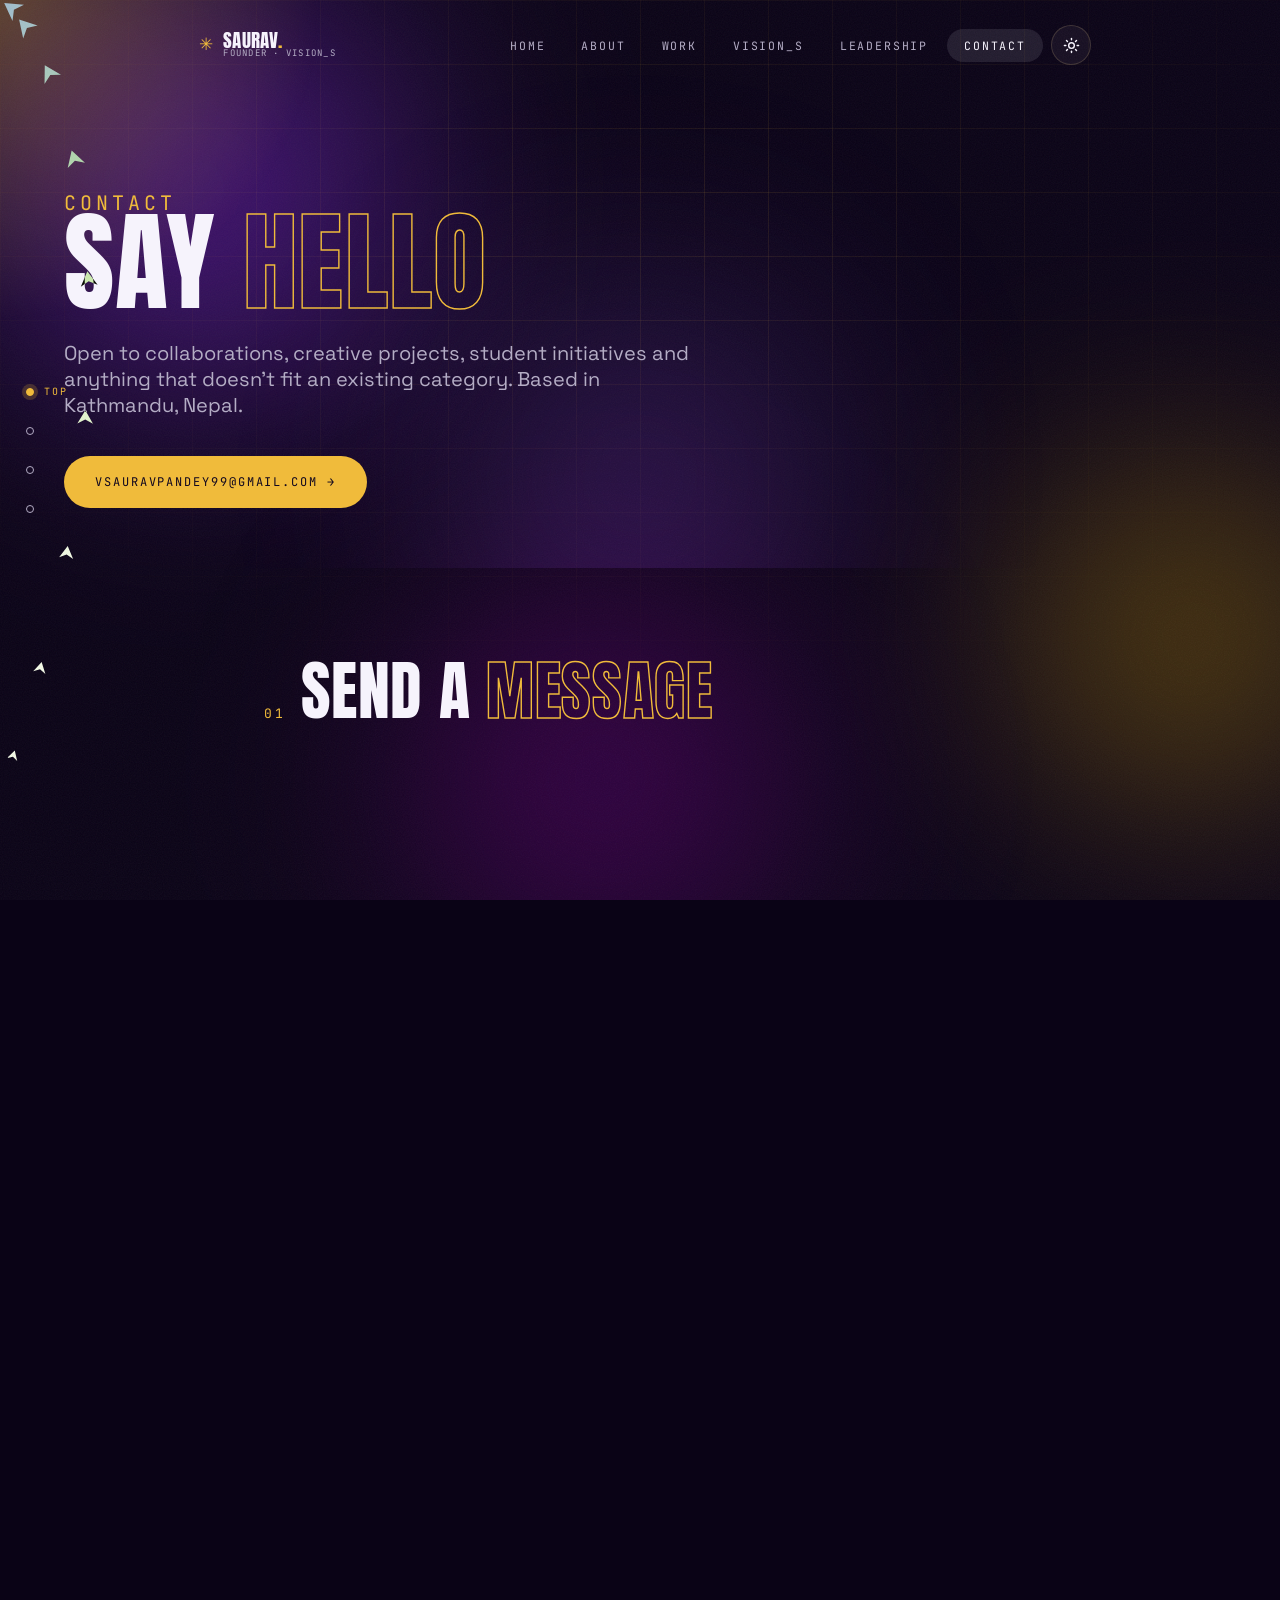
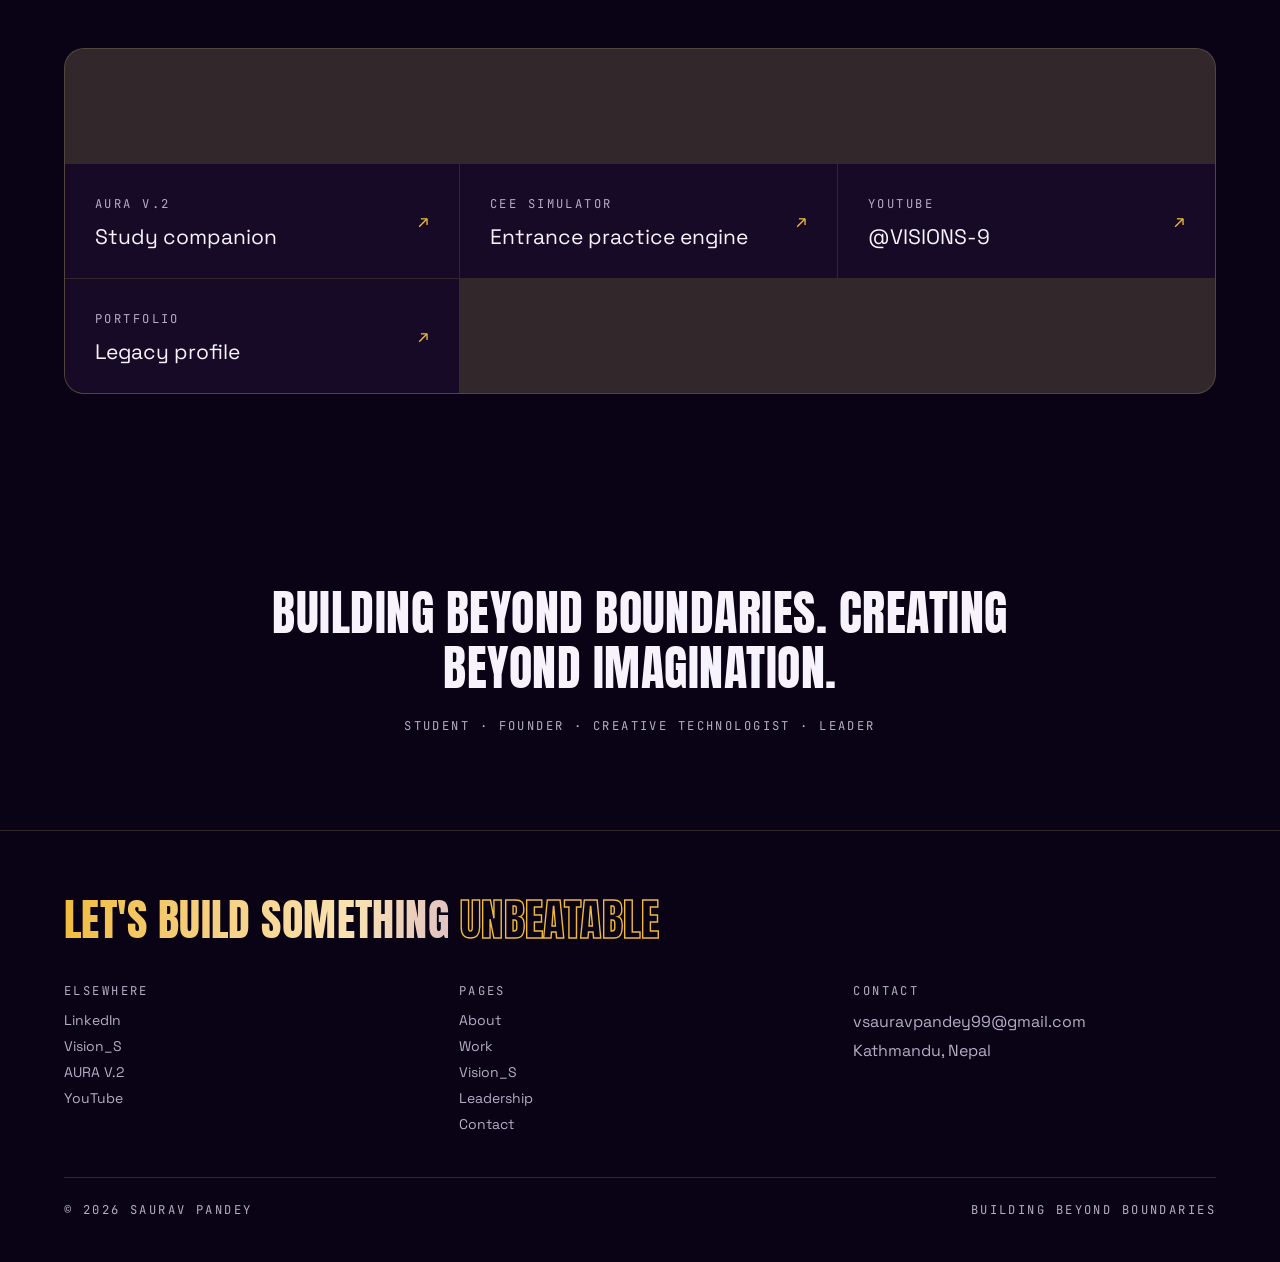
<file: contact.html>
<!doctype html>
<html lang="en" class="theme-ink" data-theme="ink">
<head>
<meta charset="utf-8">
<meta name="viewport" content="width=device-width, initial-scale=1">
<title>Contact Saurav Pandey — Collaborate & Connect</title>
<meta name="description" content="Get in touch with Saurav Pandey — founder of Vision_S, creative technologist and student leader based in Kathmandu, Nepal.">
<meta name="author" content="Saurav Pandey">
<meta name="theme-color" content="#111118">
<meta property="og:type" content="website">
<meta property="og:title" content="Contact Saurav Pandey — Collaborate & Connect">
<meta property="og:description" content="Get in touch — open to collaborations, creative projects and student initiatives.">
<meta name="twitter:card" content="summary_large_image">
  <link rel="icon" type="image/png" href="favicon.png">
<link rel="preconnect" href="https://fonts.googleapis.com">
<link rel="preconnect" href="https://fonts.gstatic.com" crossorigin>
<link rel="stylesheet" href="https://fonts.googleapis.com/css2?family=Anton&family=Space+Grotesk:wght@400;500;700&family=JetBrains+Mono:wght@400;600&display=swap">
<link rel="stylesheet" href="styles.css">
</head>
<body>

<div class="preloader" id="preloader">
  <div class="preloader-inner">
    <span class="preloader-mark">✳</span>
    <p class="mono-label preloader-word">SAURAV<span style="color:var(--gold)">.</span></p>
    <div class="preloader-bar"><span id="preloaderFill"></span></div>
    <p class="preloader-pct" id="preloaderPct">0%</p>
  </div>
</div>

<div class="atmos">
  <div class="grid-bg"></div>
  <div class="aurora-blob aurora-1"></div>
  <div class="aurora-blob aurora-2"></div>
  <div class="aurora-blob aurora-3"></div>
  <div class="spotlight" id="spotlight"></div>
  <div class="noise-layer"></div>
</div>
<div class="scroll-progress" id="scrollProgress"></div>

<div class="nav-wrap"><nav class="nav" id="siteNav">
  <a class="brand-block" href="index.html"><span class="brand-icon">✳</span><span class="brand-text"><span class="display brand-name">SAURAV<span style="color:var(--gold)">.</span></span><span class="mono-label brand-sub">Founder · Vision_S</span></span></a>
  <div class="nav-links">
    <a href="index.html">Home</a>
    <a href="about.html">About</a>
    <a href="work.html">Work</a>
    <a href="vision-s.html">Vision_S</a>
    <a href="leadership.html">Leadership</a>
    <a class="active" href="contact.html">Contact</a>
  </div>
  <button class="theme-btn" id="themeBtn" aria-label="Switch theme">
    <svg class="icon-sun" width="17" height="17" viewBox="0 0 24 24" fill="none" stroke="currentColor" stroke-width="2" stroke-linecap="round" stroke-linejoin="round"><circle cx="12" cy="12" r="4"></circle><line x1="12" y1="2" x2="12" y2="4"></line><line x1="12" y1="20" x2="12" y2="22"></line><line x1="4.93" y1="4.93" x2="6.34" y2="6.34"></line><line x1="17.66" y1="17.66" x2="19.07" y2="19.07"></line><line x1="2" y1="12" x2="4" y2="12"></line><line x1="20" y1="12" x2="22" y2="12"></line><line x1="4.93" y1="19.07" x2="6.34" y2="17.66"></line><line x1="17.66" y1="6.34" x2="19.07" y2="4.93"></line></svg>
    <svg class="icon-moon" width="17" height="17" viewBox="0 0 24 24" fill="none" stroke="currentColor" stroke-width="2" stroke-linecap="round" stroke-linejoin="round"><path d="M21 12.79A9 9 0 1 1 11.21 3 7 7 0 0 0 21 12.79z"></path></svg>
  </button>
  <button class="burger" id="burger" aria-label="Toggle menu">☰</button>
</nav></div>

<div class="mobile-menu" id="mobileMenu">
  <a class="display" href="index.html">Home</a>
  <a class="display" href="about.html">About</a>
  <a class="display" href="work.html">Work</a>
  <a class="display" href="vision-s.html">Vision_S</a>
  <a class="display" href="leadership.html">Leadership</a>
  <a class="display" href="contact.html">Contact</a>
  <p class="mono-label">Kathmandu, Nepal</p>
</div>

<main>

<section class="page-hero" data-dot="Top">
  <div class="grid-bg" style="opacity:.6"></div>
  <div class="page-hero-glow" style="left:50%;bottom:-80px;transform:translateX(-50%);background:var(--accent)"></div>
  <div class="container" style="position:relative">
    <p class="mono-label reveal in" style="color:var(--primary)">Contact</p>
    <h1 class="display reveal in">Say <span class="outline-text">hello</span></h1>
    <p class="reveal in">Open to collaborations, creative projects, student initiatives and anything that doesn't fit an existing category. Based in Kathmandu, Nepal.</p>
    <a class="btn primary reveal in" style="margin-top:38px" href="mailto:vsauravpandey99@gmail.com">vsauravpandey99@gmail.com →</a>
  </div>
</section>

<section class="section" data-dot="Message">
  <div class="container" style="max-width:800px">
    <div class="sec-head reveal"><div class="row"><span class="idx">01</span><h2 class="display">Send a <span class="outline-text">message</span></h2></div></div>
    <form id="contactForm" class="card card-pad-lg gilded reveal" novalidate>
      <div class="grid grid-2" style="gap:20px">
        <div><label for="cName">Your name</label><input id="cName" name="name" type="text" placeholder="Saurav's next collaborator" required></div>
        <div><label for="cEmail">Your email</label><input id="cEmail" name="email" type="email" placeholder="you@domain.com" required></div>
      </div>
      <div style="margin-top:24px">
        <label>What is this about?</label>
        <div class="subject-pills" id="subjectPills" role="radiogroup" aria-label="What is this about?">
          <button type="button" class="subject-pill active" data-value="Collaboration" role="radio" aria-checked="true">Collaboration</button>
          <button type="button" class="subject-pill" data-value="Project idea" role="radio" aria-checked="false">Project idea</button>
          <button type="button" class="subject-pill" data-value="Speaking / Event" role="radio" aria-checked="false">Speaking / Event</button>
          <button type="button" class="subject-pill" data-value="Just saying hi" role="radio" aria-checked="false">Just saying hi</button>
        </div>
      </div>
      <div style="margin-top:24px">
        <label for="cMessage">Message</label>
        <textarea id="cMessage" name="message" rows="6" placeholder="Tell me what you're building, or what you'd like to build together…" required></textarea>
      </div>
      <div style="margin-top:26px;display:flex;flex-wrap:wrap;gap:14px;align-items:center">
        <button type="submit" class="btn primary btn-icon">
          <svg width="15" height="15" viewBox="0 0 24 24" fill="none" stroke="currentColor" stroke-width="2" stroke-linecap="round" stroke-linejoin="round"><line x1="22" y1="2" x2="11" y2="13"></line><polygon points="22 2 15 22 11 13 2 9 22 2"></polygon></svg>
          Send message
        </button>
        <button type="button" id="copyEmailBtn" class="btn btn-icon">
          <svg width="15" height="15" viewBox="0 0 24 24" fill="none" stroke="currentColor" stroke-width="2" stroke-linecap="round" stroke-linejoin="round"><rect x="9" y="9" width="13" height="13" rx="2"></rect><path d="M5 15H4a2 2 0 0 1-2-2V4a2 2 0 0 1 2-2h9a2 2 0 0 1 2 2v1"></path></svg>
          Copy email
        </button>
        <span id="copyFeedback" class="mono-label" style="opacity:0;transition:opacity .3s;color:var(--primary)">Copied!</span>
      </div>
      <p class="muted" style="margin-top:18px;font-size:14px">Sends straight to vsauravpandey99@gmail.com</p>
    </form>
  </div>
</section>

<section class="section" data-dot="Presence">
  <div class="container">
    <div class="sec-head reveal"><div class="row"><span class="idx">02</span><h2 class="display">Digital <span class="outline-text">presence</span></h2></div></div>
    <div class="grid grid-3 dp-grid" style="gap:1px;background:var(--border);border:1px solid var(--border);border-radius:20px;overflow:hidden">
      <a class="reveal dp-link" href="mailto:vsauravpandey99@gmail.com">
        <span><span class="mono-label">Email</span><span class="dp-value">vsauravpandey99@gmail.com</span></span>
        <span class="dp-arrow">↗</span>
      </a>
      <a class="reveal dp-link" href="https://www.linkedin.com/in/saurav-pandey999" target="_blank" rel="noreferrer">
        <span><span class="mono-label">LinkedIn</span><span class="dp-value">saurav-pandey999</span></span>
        <span class="dp-arrow">↗</span>
      </a>
      <a class="reveal dp-link" href="https://saurav-pandey999.github.io/worldofvisions/" target="_blank" rel="noreferrer">
        <span><span class="mono-label">Vision_S</span><span class="dp-value">World of Vision_S</span></span>
        <span class="dp-arrow">↗</span>
      </a>
      <a class="reveal dp-link" href="https://visionsyt99.github.io/SAURAVPANDEY-AURA/AURA2.HTML" target="_blank" rel="noreferrer">
        <span><span class="mono-label">AURA V.2</span><span class="dp-value">Study companion</span></span>
        <span class="dp-arrow">↗</span>
      </a>
      <a class="reveal dp-link" href="https://saurav-pandey999.github.io/worldofvisions/cee.html" target="_blank" rel="noreferrer">
        <span><span class="mono-label">CEE Simulator</span><span class="dp-value">Entrance practice engine</span></span>
        <span class="dp-arrow">↗</span>
      </a>
      <a class="reveal dp-link" href="https://www.youtube.com/@VISIONS-9" target="_blank" rel="noreferrer">
        <span><span class="mono-label">YouTube</span><span class="dp-value">@VISIONS-9</span></span>
        <span class="dp-arrow">↗</span>
      </a>
      <a class="reveal dp-link" href="https://saurav-pandey999.github.io/worldofvisions/about1.html" target="_blank" rel="noreferrer">
        <span><span class="mono-label">Portfolio</span><span class="dp-value">Legacy profile</span></span>
        <span class="dp-arrow">↗</span>
      </a>
    </div>
  </div>
</section>

<section class="section" data-dot="Quote">
  <div class="container quote-block reveal">
    <p class="display">Building Beyond Boundaries. Creating Beyond Imagination.</p>
    <p class="mono-label" style="margin-top:22px">Student · Founder · Creative Technologist · Leader</p>
  </div>
</section>

</main>

<footer>
  <div class="container">
    <p class="display foot-tag reveal"><span class="gold-text">Let's build something</span> <span class="outline-text">unbeatable</span></p>
    <div class="foot-grid">
      <div>
        <p class="mono-label">Elsewhere</p>
        <ul>
          <li><a href="https://www.linkedin.com/in/saurav-pandey999" target="_blank" rel="noreferrer">LinkedIn</a></li>
          <li><a href="https://saurav-pandey999.github.io/worldofvisions/" target="_blank" rel="noreferrer">Vision_S</a></li>
          <li><a href="https://visionsyt99.github.io/SAURAVPANDEY-AURA/AURA2.HTML" target="_blank" rel="noreferrer">AURA V.2</a></li>
          <li><a href="https://www.youtube.com/@VISIONS-9" target="_blank" rel="noreferrer">YouTube</a></li>
        </ul>
      </div>
      <div>
        <p class="mono-label">Pages</p>
        <ul>
          <li><a href="about.html">About</a></li>
          <li><a href="work.html">Work</a></li>
          <li><a href="vision-s.html">Vision_S</a></li>
          <li><a href="leadership.html">Leadership</a></li>
          <li><a href="contact.html">Contact</a></li>
        </ul>
      </div>
      <div>
        <p class="mono-label">Contact</p>
        <p style="margin-top:12px"><a href="mailto:vsauravpandey99@gmail.com">vsauravpandey99@gmail.com</a></p>
        <p style="margin-top:8px">Kathmandu, Nepal</p>
      </div>
    </div>
    <div class="foot-bottom">
      <p class="mono-label">© <span id="yr"></span> Saurav Pandey</p>
      <p class="mono-label">Building beyond boundaries</p>
    </div>
  </div>
</footer>

<script>document.getElementById('yr').textContent = new Date().getFullYear();</script>
<script src="script.js"></script>
</body>
</html>
</file>
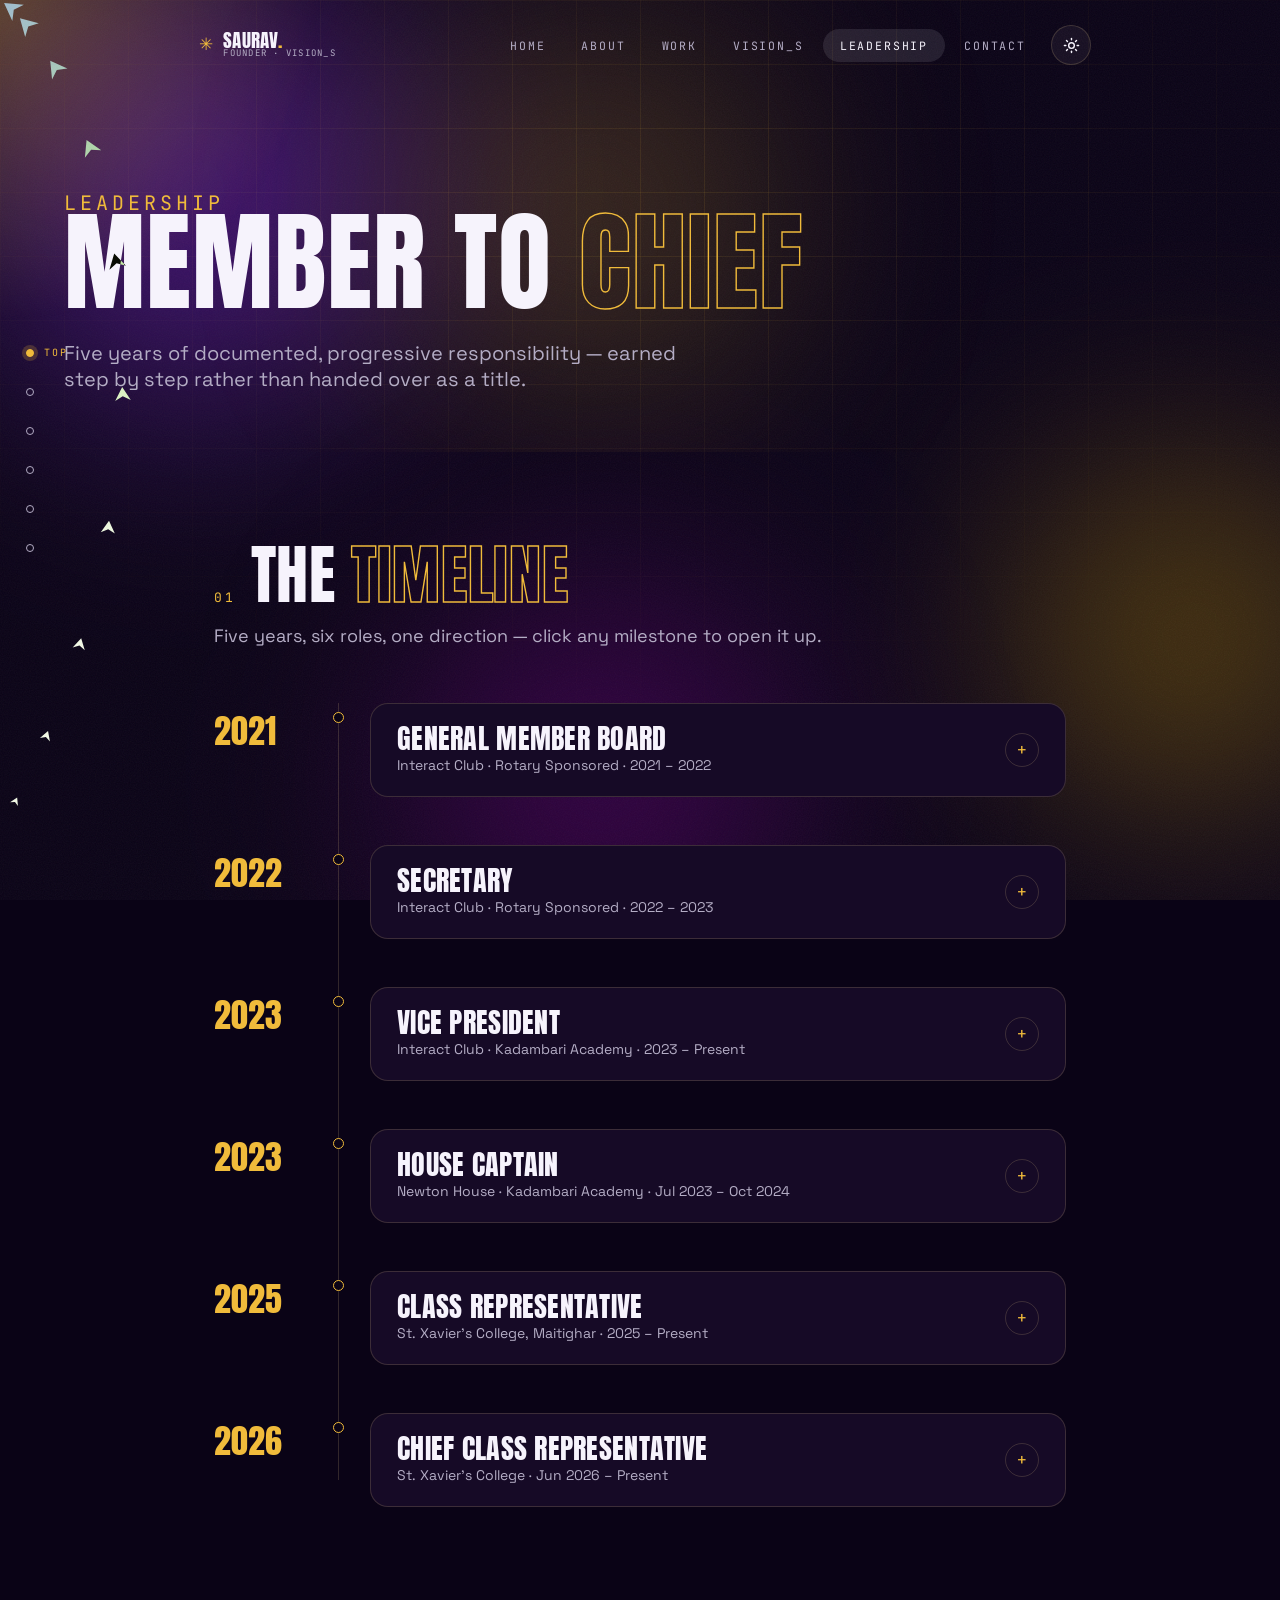
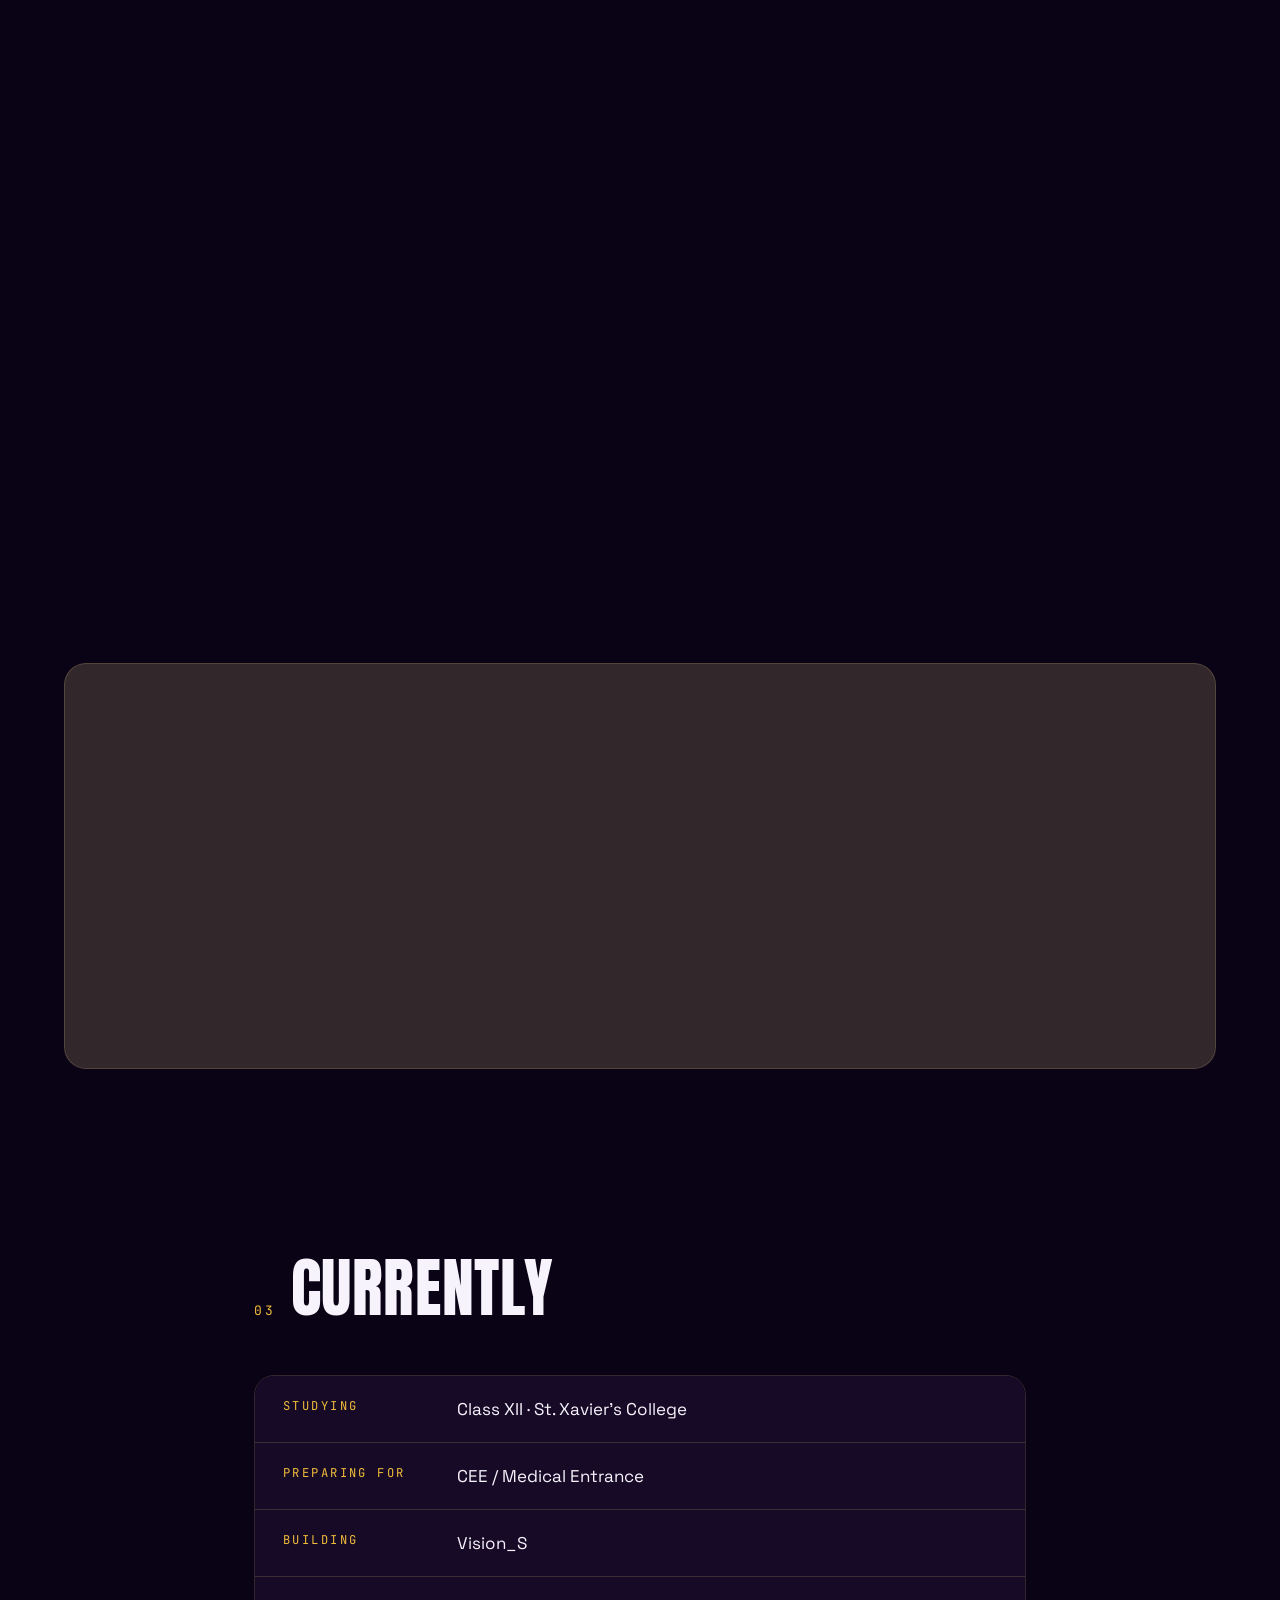
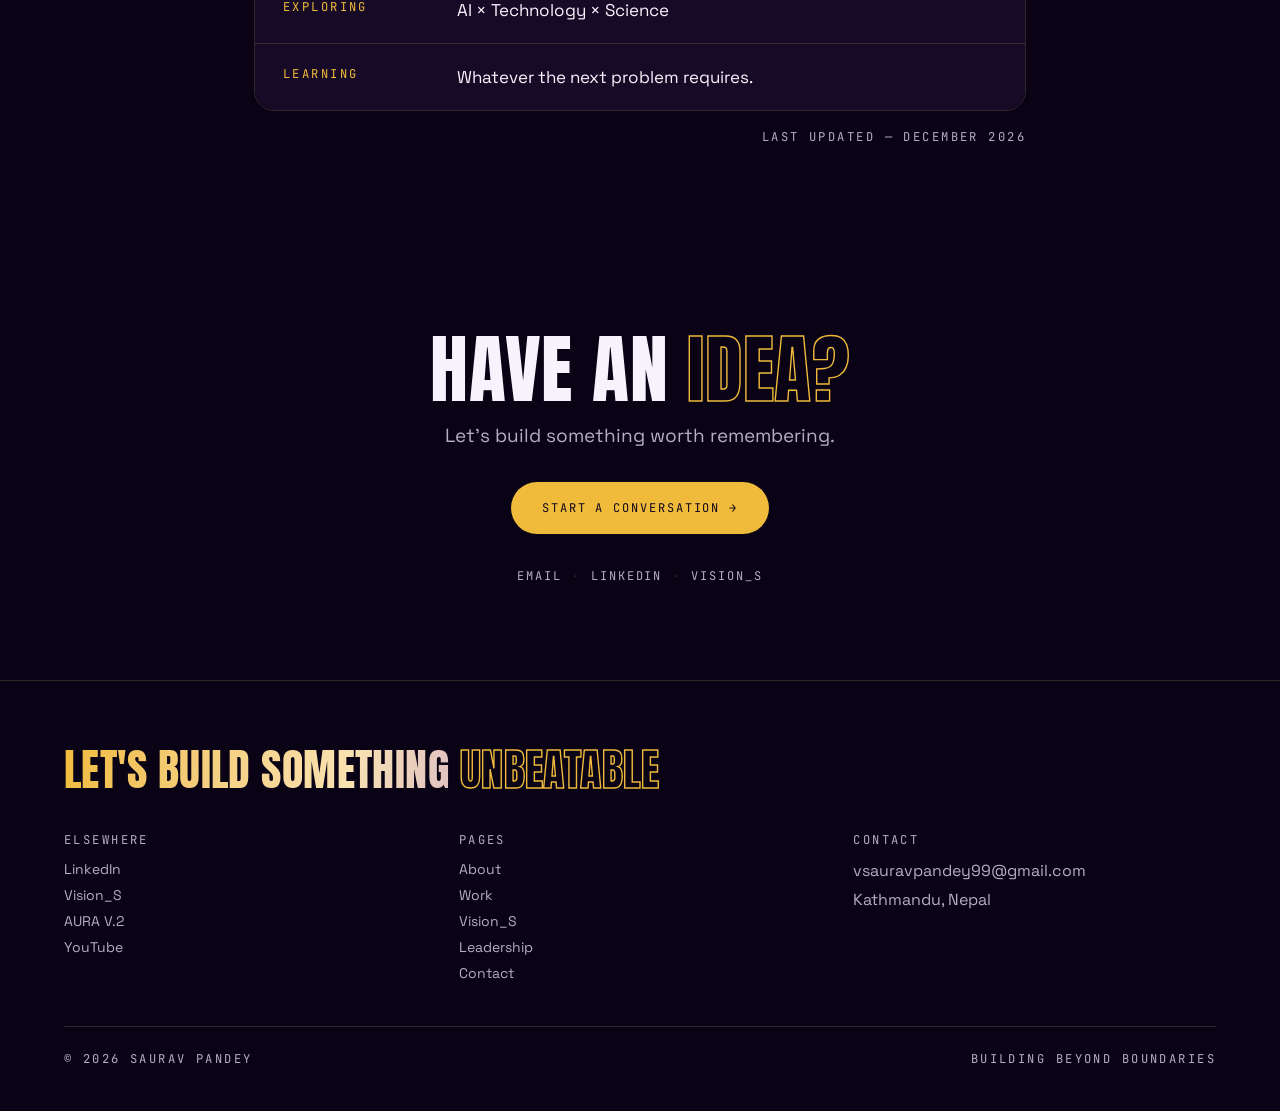
<file: leadership.html>
<!doctype html>
<html lang="en" class="theme-ink" data-theme="ink">
<head>
<meta charset="utf-8">
<meta name="viewport" content="width=device-width, initial-scale=1">
<title>Leadership — CR to Chief CR | Saurav Pandey</title>
<meta name="description" content="Saurav Pandey's leadership journey: Interact Club member to Vice President, House Captain of 900+ students, and Chief Class Representative coordinating 1,000+ students.">
<meta name="author" content="Saurav Pandey">
<meta name="theme-color" content="#111118">
<meta property="og:type" content="profile">
<meta property="og:title" content="Leadership — CR to Chief CR | Saurav Pandey">
<meta property="og:description" content="Five years of documented, progressive leadership responsibility.">
<meta name="twitter:card" content="summary_large_image">
  <link rel="icon" type="image/png" href="favicon.png">
<link rel="preconnect" href="https://fonts.googleapis.com">
<link rel="preconnect" href="https://fonts.gstatic.com" crossorigin>
<link rel="stylesheet" href="https://fonts.googleapis.com/css2?family=Anton&family=Space+Grotesk:wght@400;500;700&family=JetBrains+Mono:wght@400;600&display=swap">
<link rel="stylesheet" href="styles.css">
</head>
<body>

<div class="preloader" id="preloader">
  <div class="preloader-inner">
    <span class="preloader-mark">✳</span>
    <p class="mono-label preloader-word">SAURAV<span style="color:var(--gold)">.</span></p>
    <div class="preloader-bar"><span id="preloaderFill"></span></div>
    <p class="preloader-pct" id="preloaderPct">0%</p>
  </div>
</div>

<div class="atmos">
  <div class="grid-bg"></div>
  <div class="aurora-blob aurora-1"></div>
  <div class="aurora-blob aurora-2"></div>
  <div class="aurora-blob aurora-3"></div>
  <div class="spotlight" id="spotlight"></div>
  <div class="noise-layer"></div>
</div>
<div class="scroll-progress" id="scrollProgress"></div>

<div class="nav-wrap"><nav class="nav" id="siteNav">
  <a class="brand-block" href="index.html"><span class="brand-icon">✳</span><span class="brand-text"><span class="display brand-name">SAURAV<span style="color:var(--gold)">.</span></span><span class="mono-label brand-sub">Founder · Vision_S</span></span></a>
  <div class="nav-links">
    <a href="index.html">Home</a>
    <a href="about.html">About</a>
    <a href="work.html">Work</a>
    <a href="vision-s.html">Vision_S</a>
    <a class="active" href="leadership.html">Leadership</a>
    <a href="contact.html">Contact</a>
  </div>
  <button class="theme-btn" id="themeBtn" aria-label="Switch theme">
    <svg class="icon-sun" width="17" height="17" viewBox="0 0 24 24" fill="none" stroke="currentColor" stroke-width="2" stroke-linecap="round" stroke-linejoin="round"><circle cx="12" cy="12" r="4"></circle><line x1="12" y1="2" x2="12" y2="4"></line><line x1="12" y1="20" x2="12" y2="22"></line><line x1="4.93" y1="4.93" x2="6.34" y2="6.34"></line><line x1="17.66" y1="17.66" x2="19.07" y2="19.07"></line><line x1="2" y1="12" x2="4" y2="12"></line><line x1="20" y1="12" x2="22" y2="12"></line><line x1="4.93" y1="19.07" x2="6.34" y2="17.66"></line><line x1="17.66" y1="6.34" x2="19.07" y2="4.93"></line></svg>
    <svg class="icon-moon" width="17" height="17" viewBox="0 0 24 24" fill="none" stroke="currentColor" stroke-width="2" stroke-linecap="round" stroke-linejoin="round"><path d="M21 12.79A9 9 0 1 1 11.21 3 7 7 0 0 0 21 12.79z"></path></svg>
  </button>
  <button class="burger" id="burger" aria-label="Toggle menu">☰</button>
</nav></div>

<div class="mobile-menu" id="mobileMenu">
  <a class="display" href="index.html">Home</a>
  <a class="display" href="about.html">About</a>
  <a class="display" href="work.html">Work</a>
  <a class="display" href="vision-s.html">Vision_S</a>
  <a class="display" href="leadership.html">Leadership</a>
  <a class="display" href="contact.html">Contact</a>
  <p class="mono-label">Kathmandu, Nepal</p>
</div>

<main>

<section class="page-hero" data-dot="Top">
  <div class="grid-bg" style="opacity:.6"></div>
  <div class="page-hero-glow" style="left:33%;top:40px;background:var(--primary)"></div>
  <div class="container" style="position:relative">
    <p class="mono-label reveal in" style="color:var(--primary)">Leadership</p>
    <h1 class="display reveal in">Member to <span class="outline-text">chief</span></h1>
    <p class="reveal in">Five years of documented, progressive responsibility — earned step by step rather than handed over as a title.</p>
  </div>
</section>

<section class="section" data-dot="Timeline">
  <div class="container" style="max-width:900px">
    <div class="sec-head reveal"><div class="row"><span class="idx">01</span><h2 class="display">The <span class="outline-text">timeline</span></h2></div>
      <p>Five years, six roles, one direction — click any milestone to open it up.</p>
    </div>

    <div class="chrono">
      <div class="chrono-item reveal">
        <div class="chrono-year">2021</div>
        <div class="chrono-rail"><span class="chrono-dot"></span></div>
        <div class="chrono-body">
          <button class="chrono-card" aria-expanded="false" aria-haspopup="true">
            <div>
              <h3 class="display">General Member Board</h3>
              <p class="csub">Interact Club · Rotary Sponsored · 2021 – 2022</p>
            </div>
            <span class="chrono-toggle">+</span>
          </button>
          <div class="chrono-panel">
            <div class="chrono-panel-inner">
              <div class="chrono-panel-grid">
                <div><p class="mono-label plabel">Role</p><p class="pval">General Member</p></div>
                <div><p class="mono-label plabel">Responsibility</p><p class="pval">Community service, social-awareness initiatives, event and fundraising support.</p></div>
                <div><p class="mono-label plabel">Scale</p><p class="pval">Club-wide participation, 40+ members</p></div>
                <div><p class="mono-label plabel">What I learned</p><p class="pval">How to show up consistently for something bigger than yourself, even in a small role.</p></div>
              </div>
            </div>
          </div>
        </div>
      </div>

      <div class="chrono-item reveal">
        <div class="chrono-year">2022</div>
        <div class="chrono-rail"><span class="chrono-dot"></span></div>
        <div class="chrono-body">
          <button class="chrono-card" aria-expanded="false" aria-haspopup="true">
            <div>
              <h3 class="display">Secretary</h3>
              <p class="csub">Interact Club · Rotary Sponsored · 2022 – 2023</p>
            </div>
            <span class="chrono-toggle">+</span>
          </button>
          <div class="chrono-panel">
            <div class="chrono-panel-inner">
              <div class="chrono-panel-grid">
                <div><p class="mono-label plabel">Role</p><p class="pval">Secretary</p></div>
                <div><p class="mono-label plabel">Responsibility</p><p class="pval">Maintaining records, recording meetings and events, member and advisor communication.</p></div>
                <div><p class="mono-label plabel">Scale</p><p class="pval">Full club administration</p></div>
                <div><p class="mono-label plabel">What I learned</p><p class="pval">Structure and documentation are what let a team scale beyond a handful of people.</p></div>
              </div>
            </div>
          </div>
        </div>
      </div>

      <div class="chrono-item reveal">
        <div class="chrono-year">2023</div>
        <div class="chrono-rail"><span class="chrono-dot"></span></div>
        <div class="chrono-body">
          <button class="chrono-card" aria-expanded="false" aria-haspopup="true">
            <div>
              <h3 class="display">Vice President</h3>
              <p class="csub">Interact Club · Kadambari Academy · 2023 – Present</p>
            </div>
            <span class="chrono-toggle">+</span>
          </button>
          <div class="chrono-panel">
            <div class="chrono-panel-inner">
              <div class="chrono-panel-grid">
                <div><p class="mono-label plabel">Role</p><p class="pval">Vice President</p></div>
                <div><p class="mono-label plabel">Responsibility</p><p class="pval">Leads club activities and project execution, mentors junior members, represents the club at inter-school events.</p></div>
                <div><p class="mono-label plabel">Scale</p><p class="pval">Entire Interact Club, inter-school representation</p></div>
                <div><p class="mono-label plabel">What I learned</p><p class="pval">Leadership is mostly about unblocking other people, not doing everything yourself.</p></div>
              </div>
            </div>
          </div>
        </div>
      </div>

      <div class="chrono-item reveal">
        <div class="chrono-year">2023</div>
        <div class="chrono-rail"><span class="chrono-dot"></span></div>
        <div class="chrono-body">
          <button class="chrono-card" aria-expanded="false" aria-haspopup="true">
            <div>
              <h3 class="display">House Captain</h3>
              <p class="csub">Newton House · Kadambari Academy · Jul 2023 – Oct 2024</p>
            </div>
            <span class="chrono-toggle">+</span>
          </button>
          <div class="chrono-panel">
            <div class="chrono-panel-inner">
              <div class="chrono-panel-grid">
                <div><p class="mono-label plabel">Role</p><p class="pval">House Captain</p></div>
                <div><p class="mono-label plabel">Responsibility</p><p class="pval">Team leadership, mentoring, strategic planning, event coordination. 🥈 First Runner-Up — Inter-House Sports Competition.</p></div>
                <div><p class="mono-label plabel">Scale</p><p class="pval">900+ students across Newton House</p></div>
                <div><p class="mono-label plabel">What I learned</p><p class="pval">Motivating 900 people takes different skills than motivating 9 — you lead through systems, not just presence.</p></div>
              </div>
            </div>
          </div>
        </div>
      </div>

      <div class="chrono-item reveal">
        <div class="chrono-year">2025</div>
        <div class="chrono-rail"><span class="chrono-dot"></span></div>
        <div class="chrono-body">
          <button class="chrono-card" aria-expanded="false" aria-haspopup="true">
            <div>
              <h3 class="display">Class Representative</h3>
              <p class="csub">St. Xavier's College, Maitighar · 2025 – Present</p>
            </div>
            <span class="chrono-toggle">+</span>
          </button>
          <div class="chrono-panel">
            <div class="chrono-panel-inner">
              <div class="chrono-panel-grid">
                <div><p class="mono-label plabel">Role</p><p class="pval">Class Representative</p></div>
                <div><p class="mono-label plabel">Responsibility</p><p class="pval">Student–faculty communication, coordinating class activities and meetings, mentoring juniors.</p></div>
                <div><p class="mono-label plabel">Scale</p><p class="pval">One full +2 Science section</p></div>
                <div><p class="mono-label plabel">What I learned</p><p class="pval">Being trusted by both students and faculty means learning to translate between two very different audiences.</p></div>
              </div>
            </div>
          </div>
        </div>
      </div>

      <div class="chrono-item reveal">
        <div class="chrono-year">2026</div>
        <div class="chrono-rail"><span class="chrono-dot"></span></div>
        <div class="chrono-body">
          <button class="chrono-card" aria-expanded="false" aria-haspopup="true">
            <div>
              <h3 class="display">Chief Class Representative</h3>
              <p class="csub">St. Xavier's College · Jun 2026 – Present</p>
            </div>
            <span class="chrono-toggle">+</span>
          </button>
          <div class="chrono-panel">
            <div class="chrono-panel-inner">
              <div class="chrono-panel-grid">
                <div><p class="mono-label plabel">Role</p><p class="pval">Chief Class Representative</p></div>
                <div><p class="mono-label plabel">Responsibility</p><p class="pval">Leads the network of Class Representatives across Grade 12, liaison between students, faculty and administration, oversees college events and student-led programs.</p></div>
                <div><p class="mono-label plabel">Scale</p><p class="pval">1,000+ +2 students across all sections</p></div>
                <div><p class="mono-label plabel">What I learned</p><p class="pval">At this scale, leadership is a design problem — you're building systems and culture, not just showing up to meetings.</p></div>
              </div>
            </div>
          </div>
        </div>
      </div>
    </div>
  </div>
</section>

<section class="section" data-dot="Stats">
  <div class="container">
    <div class="grid grid-3">
      <div class="card card-pad-lg reveal"><p class="display" style="font-size:44px;color:var(--primary)"><span class="count-num" data-target="1000">0</span>+</p><p class="mono-label" style="margin-top:10px">+2 students coordinated as Chief CR</p></div>
      <div class="card card-pad-lg reveal"><p class="display" style="font-size:44px;color:var(--primary)"><span class="count-num" data-target="900">0</span>+</p><p class="mono-label" style="margin-top:10px">Students led as House Captain</p></div>
      <div class="card card-pad-lg reveal"><p class="display" style="font-size:44px;color:var(--primary)"><span class="count-num" data-target="5">0</span>+ yrs</p><p class="mono-label" style="margin-top:10px">Community &amp; student leadership</p></div>
    </div>
  </div>
</section>

<section class="section" data-dot="Skills">
  <div class="container">
    <div class="sec-head reveal">
      <div class="row"><span class="idx">02</span><h2 class="display">Skills <span class="outline-text">matrix</span></h2></div>
      <p>Not a generic list — four ways of working that show up in everything above.</p>
    </div>
    <div class="matrix">
      <div class="matrix-cell reveal">
        <h3 class="display mtitle gold-text">Build</h3>
        <div class="mchips">
          <span class="chip">HTML</span><span class="chip">CSS</span><span class="chip">JavaScript</span><span class="chip">Python</span><span class="chip">AI</span>
        </div>
      </div>
      <div class="matrix-cell reveal">
        <h3 class="display mtitle gold-text">Create</h3>
        <div class="mchips">
          <span class="chip">UI/UX</span><span class="chip">Graphic Design</span><span class="chip">Video Editing</span><span class="chip">Cinematography</span>
        </div>
      </div>
      <div class="matrix-cell reveal">
        <h3 class="display mtitle gold-text">Lead</h3>
        <div class="mchips">
          <span class="chip">Leadership</span><span class="chip">Event Management</span><span class="chip">Communication</span><span class="chip">Team Coordination</span>
        </div>
      </div>
      <div class="matrix-cell reveal">
        <h3 class="display mtitle gold-text">Explore</h3>
        <div class="mchips">
          <span class="chip">AI</span><span class="chip">Bioscience</span><span class="chip">Technology</span><span class="chip">Entrepreneurship</span><span class="chip">Research</span>
        </div>
      </div>
    </div>
  </div>
</section>

<section class="section" data-dot="Currently">
  <div class="container" style="max-width:820px">
    <div class="sec-head reveal"><div class="row"><span class="idx">03</span><h2 class="display">Currently</h2></div></div>
    <div class="currently-list reveal">
      <div class="crow2"><span class="mono-label clabel2">Studying</span><span class="cval2">Class XII · St. Xavier's College</span></div>
      <div class="crow2"><span class="mono-label clabel2">Preparing for</span><span class="cval2">CEE / Medical Entrance</span></div>
      <div class="crow2"><span class="mono-label clabel2">Building</span><span class="cval2">Vision_S</span></div>
      <div class="crow2"><span class="mono-label clabel2">Exploring</span><span class="cval2">AI × Technology × Science</span></div>
      <div class="crow2"><span class="mono-label clabel2">Learning</span><span class="cval2">Whatever the next problem requires.</span></div>
    </div>
    <p class="mono-label last-updated" id="lastUpdated"></p>
  </div>
</section>

<section class="section" data-dot="Contact">
  <div class="container cta-block reveal">
    <h2 class="display ctitle">Have an <span class="outline-text">idea?</span></h2>
    <p class="csub2">Let's build something worth remembering.</p>
    <a class="btn primary" href="contact.html">Start a conversation →</a>
    <div class="cta-links">
      <a href="mailto:vsauravpandey99@gmail.com">Email</a>
      <span class="sep">·</span>
      <a href="https://www.linkedin.com/in/saurav-pandey999/" target="_blank" rel="noreferrer">LinkedIn</a>
      <span class="sep">·</span>
      <a href="https://saurav-pandey999.github.io/worldofvisions/" target="_blank" rel="noreferrer">Vision_S</a>
    </div>
  </div>
</section>

</main>

<footer>
  <div class="container">
    <p class="display foot-tag reveal"><span class="gold-text">Let's build something</span> <span class="outline-text">unbeatable</span></p>
    <div class="foot-grid">
      <div>
        <p class="mono-label">Elsewhere</p>
        <ul>
          <li><a href="https://www.linkedin.com/in/saurav-pandey999" target="_blank" rel="noreferrer">LinkedIn</a></li>
          <li><a href="https://saurav-pandey999.github.io/worldofvisions/" target="_blank" rel="noreferrer">Vision_S</a></li>
          <li><a href="https://visionsyt99.github.io/SAURAVPANDEY-AURA/AURA2.HTML" target="_blank" rel="noreferrer">AURA V.2</a></li>
          <li><a href="https://www.youtube.com/@VISIONS-9" target="_blank" rel="noreferrer">YouTube</a></li>
        </ul>
      </div>
      <div>
        <p class="mono-label">Pages</p>
        <ul>
          <li><a href="about.html">About</a></li>
          <li><a href="work.html">Work</a></li>
          <li><a href="vision-s.html">Vision_S</a></li>
          <li><a href="leadership.html">Leadership</a></li>
          <li><a href="contact.html">Contact</a></li>
        </ul>
      </div>
      <div>
        <p class="mono-label">Contact</p>
        <p style="margin-top:12px"><a href="mailto:vsauravpandey99@gmail.com">vsauravpandey99@gmail.com</a></p>
        <p style="margin-top:8px">Kathmandu, Nepal</p>
      </div>
    </div>
    <div class="foot-bottom">
      <p class="mono-label">© <span id="yr"></span> Saurav Pandey</p>
      <p class="mono-label">Building beyond boundaries</p>
    </div>
  </div>
</footer>

<script>document.getElementById('yr').textContent = new Date().getFullYear();</script>
<script src="script.js"></script>
</body>
</html>
</file>
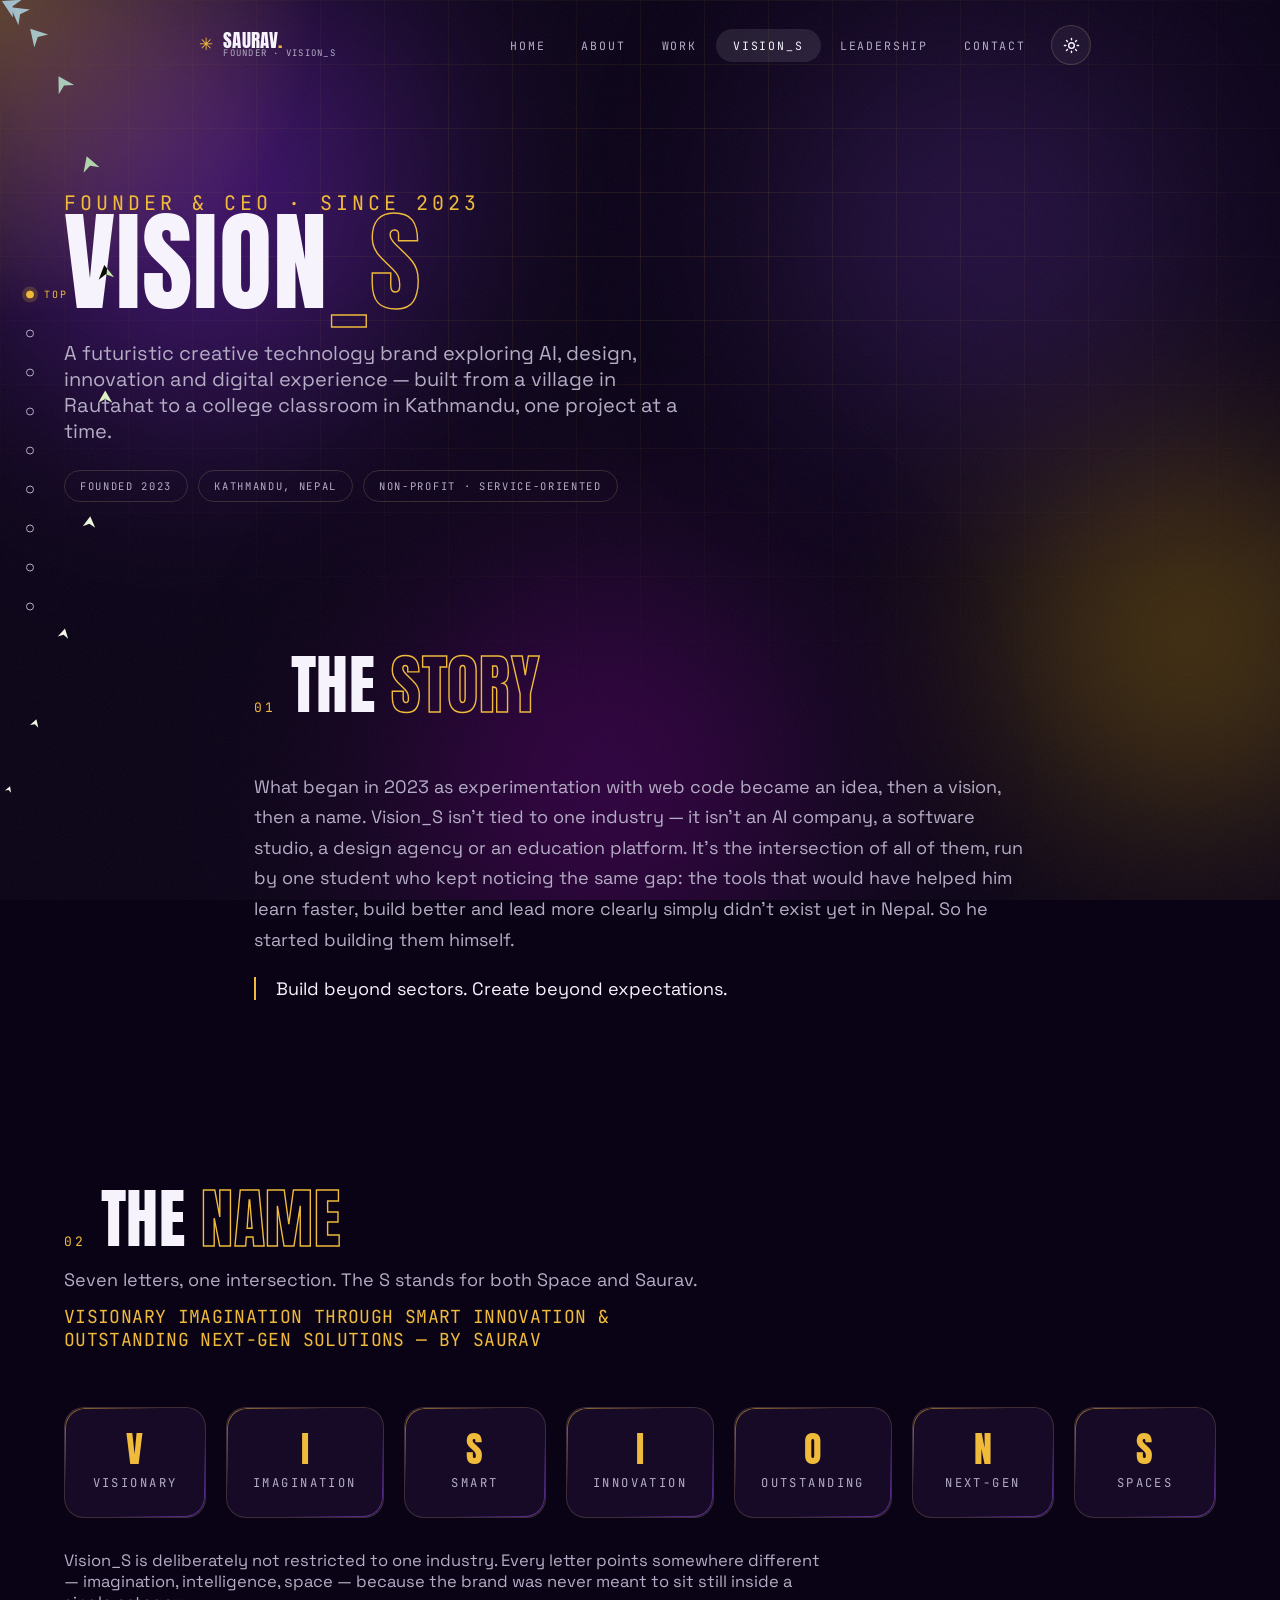
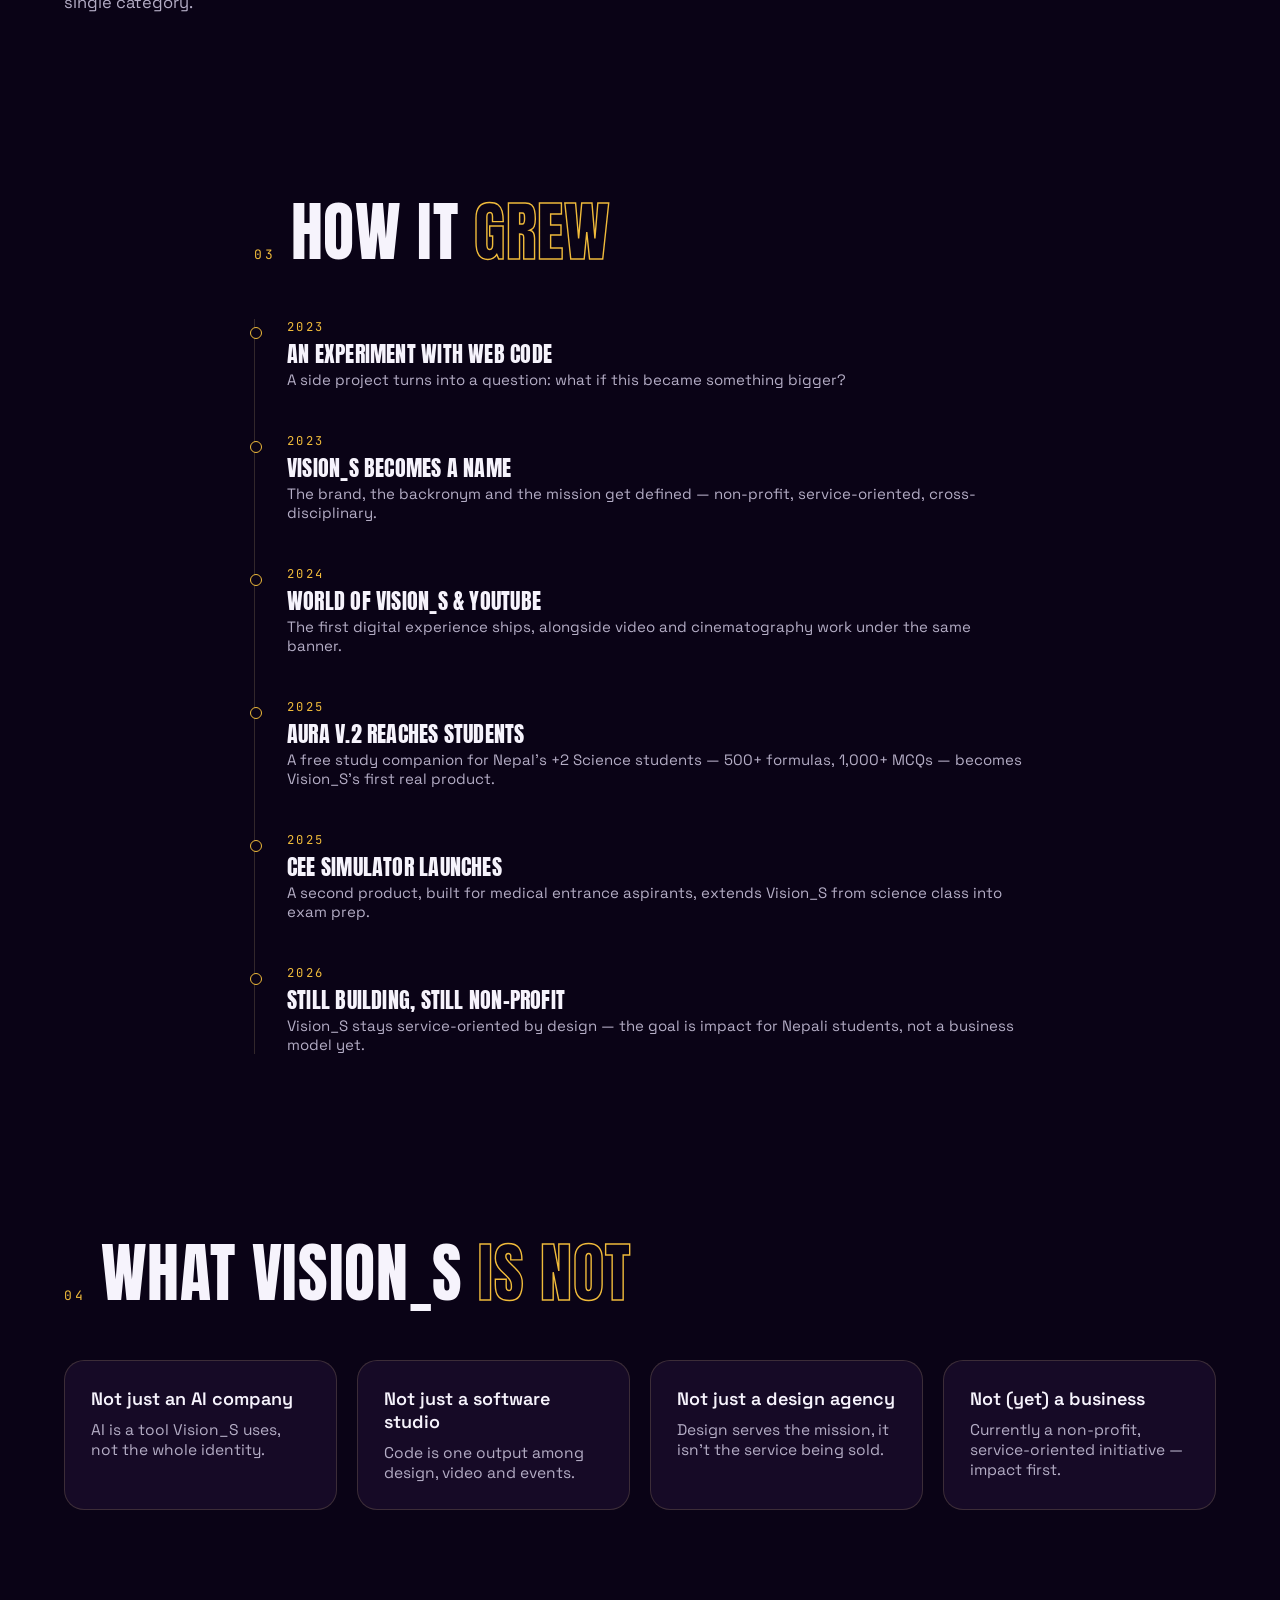
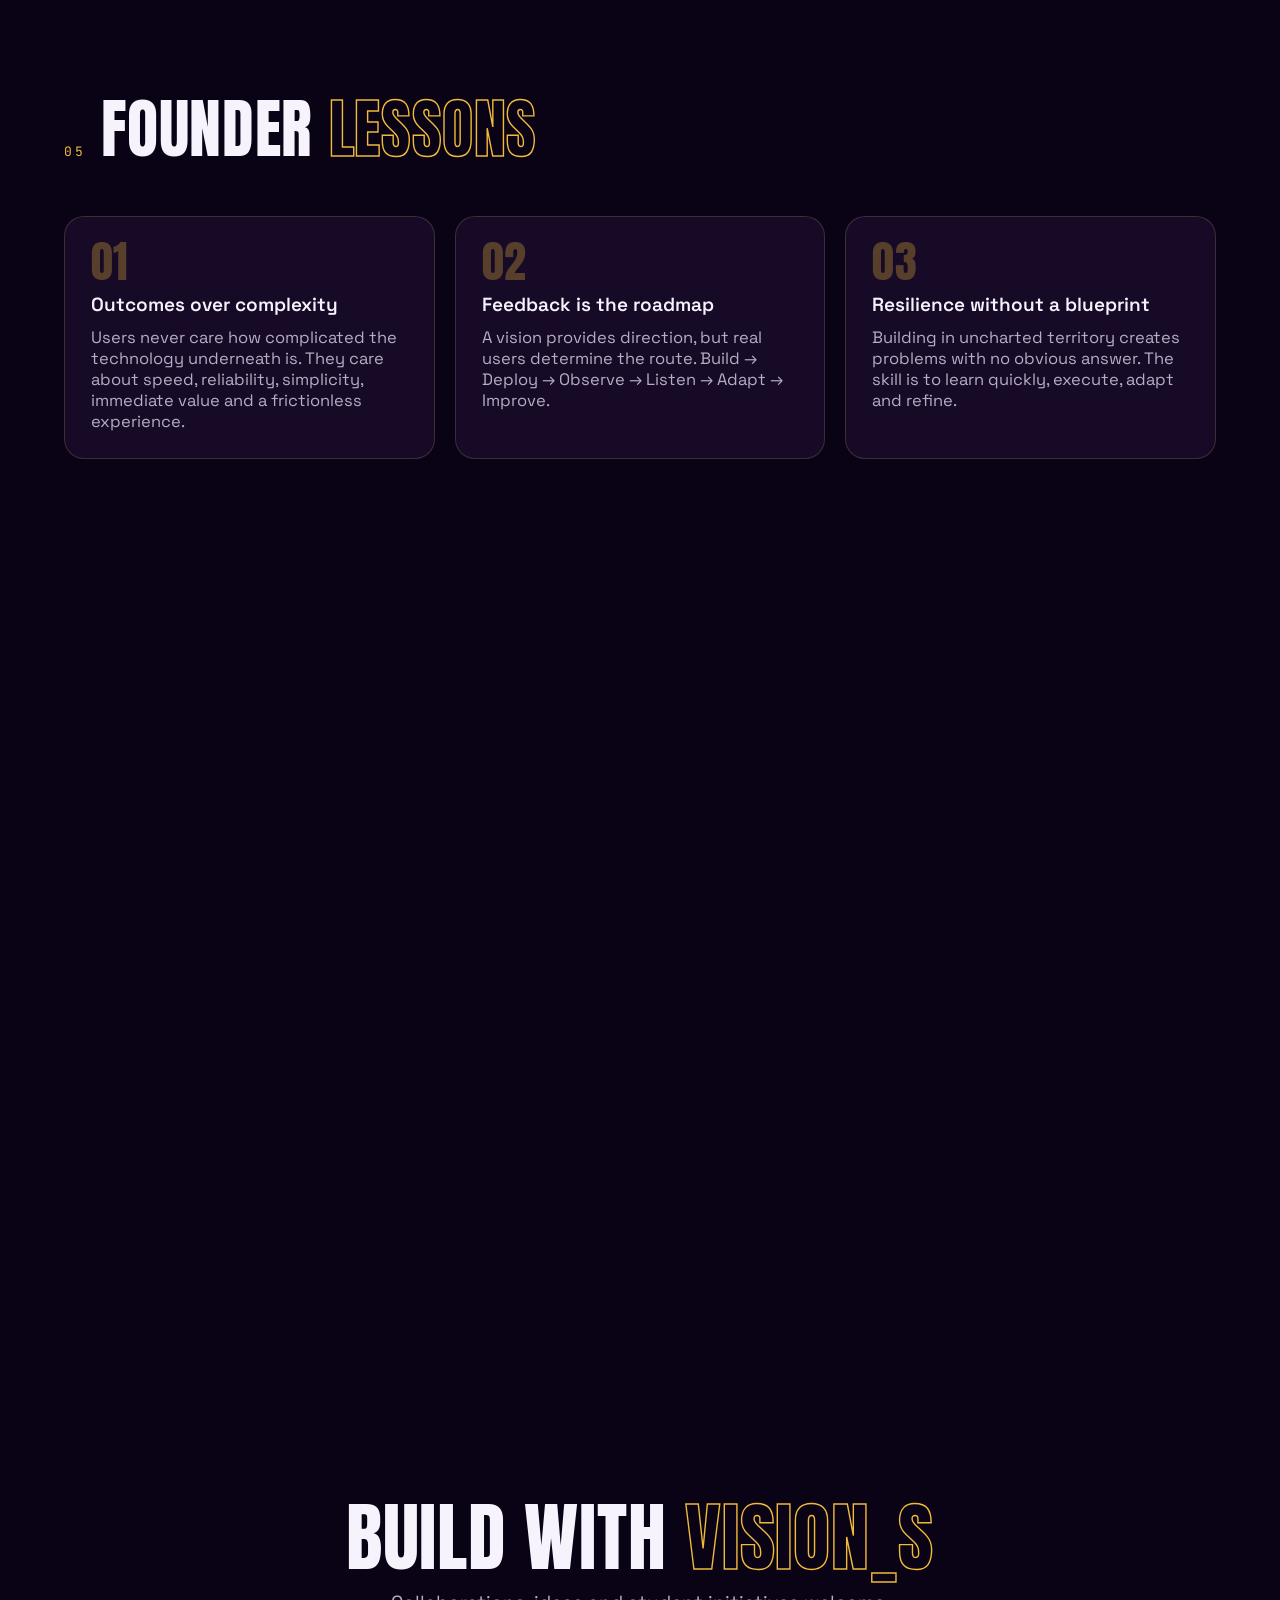
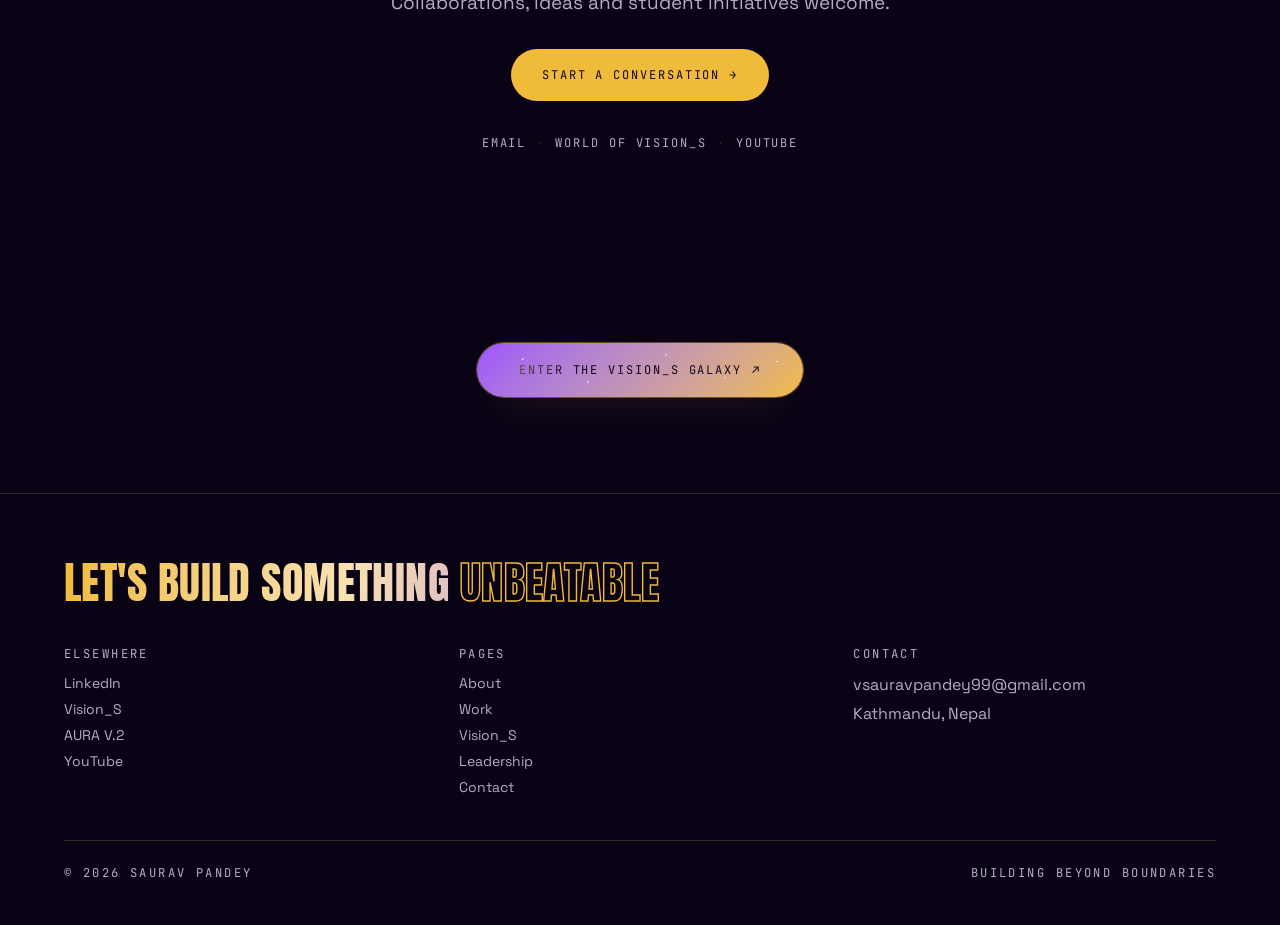
<file: vision-s.html>
<!doctype html>
<html lang="en" class="theme-ink" data-theme="ink">
<head>
<meta charset="utf-8">
<meta name="viewport" content="width=device-width, initial-scale=1">
<title>Vision_S — The Brand Behind the Work | Saurav Pandey</title>
<meta name="description" content="Vision_S is Saurav Pandey's creative technology brand — a non-profit, service-oriented initiative exploring AI, design and education across AURA, CEE Simulator and more.">
<meta name="author" content="Saurav Pandey">
<meta name="theme-color" content="#111118">
<meta property="og:type" content="website">
<meta property="og:title" content="Vision_S — The Brand Behind the Work">
<meta property="og:description" content="A non-profit, service-oriented creative technology initiative exploring AI, design, innovation and education.">
<meta name="twitter:card" content="summary_large_image">
  <link rel="icon" type="image/png" href="favicon.png">
<link rel="preconnect" href="https://fonts.googleapis.com">
<link rel="preconnect" href="https://fonts.gstatic.com" crossorigin>
<link rel="stylesheet" href="https://fonts.googleapis.com/css2?family=Anton&family=Space+Grotesk:wght@400;500;700&family=JetBrains+Mono:wght@400;600&display=swap">
<link rel="stylesheet" href="styles.css">
</head>
<body>

<div class="preloader" id="preloader">
  <div class="preloader-inner">
    <span class="preloader-mark">✳</span>
    <p class="mono-label preloader-word">SAURAV<span style="color:var(--gold)">.</span></p>
    <div class="preloader-bar"><span id="preloaderFill"></span></div>
    <p class="preloader-pct" id="preloaderPct">0%</p>
  </div>
</div>

<div class="atmos">
  <div class="grid-bg"></div>
  <div class="aurora-blob aurora-1"></div>
  <div class="aurora-blob aurora-2"></div>
  <div class="aurora-blob aurora-3"></div>
  <div class="spotlight" id="spotlight"></div>
  <div class="noise-layer"></div>
</div>
<div class="scroll-progress" id="scrollProgress"></div>

<div class="nav-wrap"><nav class="nav" id="siteNav">
  <a class="brand-block" href="index.html"><span class="brand-icon">✳</span><span class="brand-text"><span class="display brand-name">SAURAV<span style="color:var(--gold)">.</span></span><span class="mono-label brand-sub">Founder · Vision_S</span></span></a>
  <div class="nav-links">
    <a href="index.html">Home</a>
    <a href="about.html">About</a>
    <a href="work.html">Work</a>
    <a class="active" href="vision-s.html">Vision_S</a>
    <a href="leadership.html">Leadership</a>
    <a href="contact.html">Contact</a>
  </div>
  <button class="theme-btn" id="themeBtn" aria-label="Switch theme">
    <svg class="icon-sun" width="17" height="17" viewBox="0 0 24 24" fill="none" stroke="currentColor" stroke-width="2" stroke-linecap="round" stroke-linejoin="round"><circle cx="12" cy="12" r="4"></circle><line x1="12" y1="2" x2="12" y2="4"></line><line x1="12" y1="20" x2="12" y2="22"></line><line x1="4.93" y1="4.93" x2="6.34" y2="6.34"></line><line x1="17.66" y1="17.66" x2="19.07" y2="19.07"></line><line x1="2" y1="12" x2="4" y2="12"></line><line x1="20" y1="12" x2="22" y2="12"></line><line x1="4.93" y1="19.07" x2="6.34" y2="17.66"></line><line x1="17.66" y1="6.34" x2="19.07" y2="4.93"></line></svg>
    <svg class="icon-moon" width="17" height="17" viewBox="0 0 24 24" fill="none" stroke="currentColor" stroke-width="2" stroke-linecap="round" stroke-linejoin="round"><path d="M21 12.79A9 9 0 1 1 11.21 3 7 7 0 0 0 21 12.79z"></path></svg>
  </button>
  <button class="burger" id="burger" aria-label="Toggle menu">☰</button>
</nav></div>

<div class="mobile-menu" id="mobileMenu">
  <a class="display" href="index.html">Home</a>
  <a class="display" href="about.html">About</a>
  <a class="display" href="work.html">Work</a>
  <a class="display" href="vision-s.html">Vision_S</a>
  <a class="display" href="leadership.html">Leadership</a>
  <a class="display" href="contact.html">Contact</a>
  <p class="mono-label">Kathmandu, Nepal</p>
</div>

<main>

<section class="page-hero" data-dot="Top">
  <div class="grid-bg" style="opacity:.6"></div>
  <div class="page-hero-glow" style="right:10%;top:60px;background:var(--accent)"></div>
  <div class="container" style="position:relative">
    <p class="mono-label reveal in" style="color:var(--primary)">Founder &amp; CEO · Since 2023</p>
    <h1 class="display reveal in">Vision<span class="outline-text">_S</span></h1>
    <p class="reveal in">A futuristic creative technology brand exploring AI, design, innovation and digital experience — built from a village in Rautahat to a college classroom in Kathmandu, one project at a time.</p>
    <div class="chipline reveal in" style="margin-top:26px">
      <span class="chip">Founded 2023</span><span class="chip">Kathmandu, Nepal</span><span class="chip">Non-profit · Service-oriented</span>
    </div>
  </div>
</section>

<section class="section" data-dot="Story">
  <div class="container" style="max-width:820px">
    <div class="sec-head reveal">
      <div class="row"><span class="idx">01</span><h2 class="display">The <span class="outline-text">story</span></h2></div>
    </div>
    <p class="reveal" style="font-size:18px;color:var(--muted-foreground);line-height:1.7">What began in 2023 as experimentation with web code became an idea, then a vision, then a name. Vision_S isn't tied to one industry — it isn't an AI company, a software studio, a design agency or an education platform. It's the intersection of all of them, run by one student who kept noticing the same gap: the tools that would have helped him learn faster, build better and lead more clearly simply didn't exist yet in Nepal. So he started building them himself.</p>
    <p class="reveal" style="margin-top:22px;padding-left:20px;border-left:2px solid var(--primary);font-size:18px">Build beyond sectors. Create beyond expectations.</p>
  </div>
</section>

<section class="section" data-dot="Name">
  <div class="container">
    <div class="sec-head reveal">
      <div class="row"><span class="idx">02</span><h2 class="display">The <span class="outline-text">name</span></h2></div>
      <p>Seven letters, one intersection. The S stands for both Space and Saurav.</p>
      <p class="mono-label" style="margin-top:14px;color:var(--primary);letter-spacing:.02em">Visionary Imagination through Smart Innovation &amp; Outstanding Next-gen Solutions — by Saurav</p>
    </div>
    <div class="grid grid-7">
      <div class="card gilded hover-lift reveal" style="text-align:center"><p class="display" style="font-size:36px;color:var(--primary)">V</p><p class="mono-label" style="margin-top:10px">Visionary</p></div>
      <div class="card gilded hover-lift reveal" style="text-align:center"><p class="display" style="font-size:36px;color:var(--primary)">I</p><p class="mono-label" style="margin-top:10px">Imagination</p></div>
      <div class="card gilded hover-lift reveal" style="text-align:center"><p class="display" style="font-size:36px;color:var(--primary)">S</p><p class="mono-label" style="margin-top:10px">Smart</p></div>
      <div class="card gilded hover-lift reveal" style="text-align:center"><p class="display" style="font-size:36px;color:var(--primary)">I</p><p class="mono-label" style="margin-top:10px">Innovation</p></div>
      <div class="card gilded hover-lift reveal" style="text-align:center"><p class="display" style="font-size:36px;color:var(--primary)">O</p><p class="mono-label" style="margin-top:10px">Outstanding</p></div>
      <div class="card gilded hover-lift reveal" style="text-align:center"><p class="display" style="font-size:36px;color:var(--primary)">N</p><p class="mono-label" style="margin-top:10px">Next-gen</p></div>
      <div class="card gilded hover-lift reveal" style="text-align:center"><p class="display" style="font-size:36px;color:var(--primary)">S</p><p class="mono-label" style="margin-top:10px">Spaces</p></div>
    </div>
    <p class="muted reveal" style="margin-top:32px;font-size:16.5px;max-width:760px">Vision_S is deliberately not restricted to one industry. Every letter points somewhere different — imagination, intelligence, space — because the brand was never meant to sit still inside a single category.</p>
  </div>
</section>

<section class="section" data-dot="Timeline">
  <div class="container" style="max-width:820px">
    <div class="sec-head reveal">
      <div class="row"><span class="idx">03</span><h2 class="display">How it <span class="outline-text">grew</span></h2></div>
    </div>
    <ol class="timeline">
      <li class="reveal">
        <span class="dot"></span>
        <p class="mono-label" style="color:var(--primary)">2023</p>
        <h3 class="display" style="margin-top:10px;font-size:22px">An experiment with web code</h3>
        <p class="muted" style="margin-top:6px;font-size:15px">A side project turns into a question: what if this became something bigger?</p>
      </li>
      <li class="reveal">
        <span class="dot"></span>
        <p class="mono-label" style="color:var(--primary)">2023</p>
        <h3 class="display" style="margin-top:10px;font-size:22px">Vision_S becomes a name</h3>
        <p class="muted" style="margin-top:6px;font-size:15px">The brand, the backronym and the mission get defined — non-profit, service-oriented, cross-disciplinary.</p>
      </li>
      <li class="reveal">
        <span class="dot"></span>
        <p class="mono-label" style="color:var(--primary)">2024</p>
        <h3 class="display" style="margin-top:10px;font-size:22px">World of Vision_S &amp; YouTube</h3>
        <p class="muted" style="margin-top:6px;font-size:15px">The first digital experience ships, alongside video and cinematography work under the same banner.</p>
      </li>
      <li class="reveal">
        <span class="dot"></span>
        <p class="mono-label" style="color:var(--primary)">2025</p>
        <h3 class="display" style="margin-top:10px;font-size:22px">AURA V.2 reaches students</h3>
        <p class="muted" style="margin-top:6px;font-size:15px">A free study companion for Nepal's +2 Science students — 500+ formulas, 1,000+ MCQs — becomes Vision_S's first real product.</p>
      </li>
      <li class="reveal">
        <span class="dot"></span>
        <p class="mono-label" style="color:var(--primary)">2025</p>
        <h3 class="display" style="margin-top:10px;font-size:22px">CEE Simulator launches</h3>
        <p class="muted" style="margin-top:6px;font-size:15px">A second product, built for medical entrance aspirants, extends Vision_S from science class into exam prep.</p>
      </li>
      <li class="reveal">
        <span class="dot"></span>
        <p class="mono-label" style="color:var(--primary)">2026</p>
        <h3 class="display" style="margin-top:10px;font-size:22px">Still building, still non-profit</h3>
        <p class="muted" style="margin-top:6px;font-size:15px">Vision_S stays service-oriented by design — the goal is impact for Nepali students, not a business model yet.</p>
      </li>
    </ol>
  </div>
</section>

<section class="section" data-dot="Positioning">
  <div class="container">
    <div class="sec-head reveal">
      <div class="row"><span class="idx">04</span><h2 class="display">What Vision_S <span class="outline-text">is not</span></h2></div>
    </div>
    <div class="grid grid-4">
      <div class="card reveal"><h3 style="font-size:18px;font-weight:600">Not just an AI company</h3><p class="muted" style="margin-top:10px;font-size:15.5px">AI is a tool Vision_S uses, not the whole identity.</p></div>
      <div class="card reveal"><h3 style="font-size:18px;font-weight:600">Not just a software studio</h3><p class="muted" style="margin-top:10px;font-size:15.5px">Code is one output among design, video and events.</p></div>
      <div class="card reveal"><h3 style="font-size:18px;font-weight:600">Not just a design agency</h3><p class="muted" style="margin-top:10px;font-size:15.5px">Design serves the mission, it isn't the service being sold.</p></div>
      <div class="card reveal"><h3 style="font-size:18px;font-weight:600">Not (yet) a business</h3><p class="muted" style="margin-top:10px;font-size:15.5px">Currently a non-profit, service-oriented initiative — impact first.</p></div>
    </div>
  </div>
</section>

<section class="section" data-dot="Founder">
  <div class="container">
    <div class="sec-head reveal"><div class="row"><span class="idx">05</span><h2 class="display">Founder <span class="outline-text">lessons</span></h2></div></div>
    <div class="grid grid-3">
      <div class="card reveal">
        <p class="display" style="font-size:44px;color:var(--primary);opacity:.3">01</p>
        <h3 style="margin-top:12px;font-size:19px;font-weight:600">Outcomes over complexity</h3>
        <p class="muted" style="margin-top:10px;font-size:16.5px">Users never care how complicated the technology underneath is. They care about speed, reliability, simplicity, immediate value and a frictionless experience.</p>
      </div>
      <div class="card reveal">
        <p class="display" style="font-size:44px;color:var(--primary);opacity:.3">02</p>
        <h3 style="margin-top:12px;font-size:19px;font-weight:600">Feedback is the roadmap</h3>
        <p class="muted" style="margin-top:10px;font-size:16.5px">A vision provides direction, but real users determine the route. Build → Deploy → Observe → Listen → Adapt → Improve.</p>
      </div>
      <div class="card reveal">
        <p class="display" style="font-size:44px;color:var(--primary);opacity:.3">03</p>
        <h3 style="margin-top:12px;font-size:19px;font-weight:600">Resilience without a blueprint</h3>
        <p class="muted" style="margin-top:10px;font-size:16.5px">Building in uncharted territory creates problems with no obvious answer. The skill is to learn quickly, execute, adapt and refine.</p>
      </div>
    </div>
  </div>
</section>

<section class="section" data-dot="Umbrella">
  <div class="container">
    <div class="sec-head reveal">
      <div class="row"><span class="idx">06</span><h2 class="display">Under the <span class="outline-text">umbrella</span></h2></div>
      <p>Every product and channel Vision_S runs today.</p>
    </div>
    <div class="grid grid-2">
      <div class="proj-card gilded hover-lift reveal" data-project="aura" role="button" tabindex="0" aria-haspopup="dialog">
        <div class="glow-blob"></div>
        <div>
          <p class="mono-label">Smart Study Companion</p>
          <h3 class="display" style="font-size:34px;margin-top:14px">AURA V.2</h3>
          <p class="muted" style="margin-top:14px;font-size:16.5px">A free digital study companion for Nepal's +2 Science students.</p>
        </div>
        <div class="proj-tags"><span class="chip">EdTech</span><span class="chip">Product</span><span class="arrow">↗</span></div>
      </div>
      <div class="proj-card gilded hover-lift reveal" data-project="cee" role="button" tabindex="0" aria-haspopup="dialog">
        <div class="glow-blob"></div>
        <div>
          <p class="mono-label">Entrance Exam Practice Engine</p>
          <h3 class="display" style="font-size:34px;margin-top:14px">CEE Simulator</h3>
          <p class="muted" style="margin-top:14px;font-size:16.5px">Timed mock tests for medical entrance aspirants.</p>
        </div>
        <div class="proj-tags"><span class="chip">EdTech</span><span class="chip">Simulation</span><span class="arrow">↗</span></div>
      </div>
      <div class="proj-card gilded hover-lift reveal" data-project="visions" role="button" tabindex="0" aria-haspopup="dialog">
        <div class="glow-blob"></div>
        <div>
          <p class="mono-label">Digital Experience</p>
          <h3 class="display" style="font-size:34px;margin-top:14px">World of Vision_S</h3>
          <p class="muted" style="margin-top:14px;font-size:16.5px">The brand's home on the web — concepts, interfaces and experiments.</p>
        </div>
        <div class="proj-tags"><span class="chip">Web</span><span class="chip">Brand</span><span class="arrow">↗</span></div>
      </div>
      <div class="proj-card gilded hover-lift reveal" data-project="youtube" role="button" tabindex="0" aria-haspopup="dialog">
        <div class="glow-blob"></div>
        <div>
          <p class="mono-label">Video &amp; Cinematography</p>
          <h3 class="display" style="font-size:34px;margin-top:14px">VISION-S on YouTube</h3>
          <p class="muted" style="margin-top:14px;font-size:16.5px">Visual storytelling — the creative counterweight to the code.</p>
        </div>
        <div class="proj-tags"><span class="chip">Video</span><span class="chip">Media</span><span class="arrow">↗</span></div>
      </div>
    </div>
  </div>
</section>

<div class="project-modal-backdrop" id="projectModalBackdrop">
  <div class="project-modal" role="dialog" aria-modal="true" aria-labelledby="modalTitle">
    <button class="modal-close" id="modalClose" aria-label="Close">✕</button>
    <p class="mono-label" id="modalLabel" style="color:var(--primary)"></p>
    <h3 class="display" id="modalTitle" style="margin-top:14px;font-size:clamp(30px,5vw,46px)"></h3>
    <p class="mono-label" id="modalYear" style="margin-top:6px"></p>
    <p class="muted" id="modalDesc" style="margin-top:22px;font-size:16px"></p>
    <p id="modalMeta" style="margin-top:16px;font-family:'JetBrains Mono',monospace;font-size:12px;color:var(--primary)"></p>
    <div class="chipline" id="modalTags" style="margin-top:24px"></div>
    <a class="btn primary" id="modalLink" target="_blank" rel="noreferrer" style="margin-top:32px">Visit project ↗</a>
  </div>
</div>

<section class="section" data-dot="Contact">
  <div class="container cta-block reveal">
    <h2 class="display ctitle">Build with <span class="outline-text">Vision_S</span></h2>
    <p class="csub2">Collaborations, ideas and student initiatives welcome.</p>
    <a class="btn primary" href="contact.html">Start a conversation →</a>
    <div class="cta-links">
      <a href="mailto:vsauravpandey99@gmail.com">Email</a>
      <span class="sep">·</span>
      <a href="https://saurav-pandey999.github.io/worldofvisions/" target="_blank" rel="noreferrer">World of Vision_S</a>
      <span class="sep">·</span>
      <a href="https://www.youtube.com/@VISIONS-9" target="_blank" rel="noreferrer">YouTube</a>
    </div>
  </div>
</section>


<section class="section" data-dot="Galaxy">
  <div class="container" style="text-align:center">
    <a class="btn galaxy-btn reveal" href="https://saurav-pandey999.github.io/worldofvisions/" target="_blank" rel="noreferrer">
      <span class="galaxy-btn-glow" aria-hidden="true"></span>
      <span class="galaxy-btn-orbit" aria-hidden="true"></span>
      <span class="galaxy-btn-ring galaxy-btn-ring1" aria-hidden="true"></span>
      <span class="galaxy-btn-ring galaxy-btn-ring2" aria-hidden="true"></span>
      <span class="galaxy-btn-particle p1" aria-hidden="true"></span>
      <span class="galaxy-btn-particle p2" aria-hidden="true"></span>
      <span class="galaxy-btn-particle p3" aria-hidden="true"></span>
      <span class="galaxy-btn-stars" aria-hidden="true"></span>
      <span class="galaxy-btn-comet c1" aria-hidden="true"></span>
      <span class="galaxy-btn-comet c2" aria-hidden="true"></span>
      <span class="galaxy-btn-text">Enter the Vision_S Galaxy <span class="galaxy-btn-arrow">↗</span></span>
    </a>
  </div>
</section>

</main>

<footer>
  <div class="container">
    <p class="display foot-tag reveal"><span class="gold-text">Let's build something</span> <span class="outline-text">unbeatable</span></p>
    <div class="foot-grid">
      <div>
        <p class="mono-label">Elsewhere</p>
        <ul>
          <li><a href="https://www.linkedin.com/in/saurav-pandey999" target="_blank" rel="noreferrer">LinkedIn</a></li>
          <li><a href="https://saurav-pandey999.github.io/worldofvisions/" target="_blank" rel="noreferrer">Vision_S</a></li>
          <li><a href="https://visionsyt99.github.io/SAURAVPANDEY-AURA/AURA2.HTML" target="_blank" rel="noreferrer">AURA V.2</a></li>
          <li><a href="https://www.youtube.com/@VISIONS-9" target="_blank" rel="noreferrer">YouTube</a></li>
        </ul>
      </div>
      <div>
        <p class="mono-label">Pages</p>
        <ul>
          <li><a href="about.html">About</a></li>
          <li><a href="work.html">Work</a></li>
          <li><a href="vision-s.html">Vision_S</a></li>
          <li><a href="leadership.html">Leadership</a></li>
          <li><a href="contact.html">Contact</a></li>
        </ul>
      </div>
      <div>
        <p class="mono-label">Contact</p>
        <p style="margin-top:12px"><a href="mailto:vsauravpandey99@gmail.com">vsauravpandey99@gmail.com</a></p>
        <p style="margin-top:8px">Kathmandu, Nepal</p>
      </div>
    </div>
    <div class="foot-bottom">
      <p class="mono-label">© <span id="yr"></span> Saurav Pandey</p>
      <p class="mono-label">Building beyond boundaries</p>
    </div>
  </div>
</footer>

<script>document.getElementById('yr').textContent = new Date().getFullYear();</script>
<script src="script.js"></script>
</body>
</html>
</file>
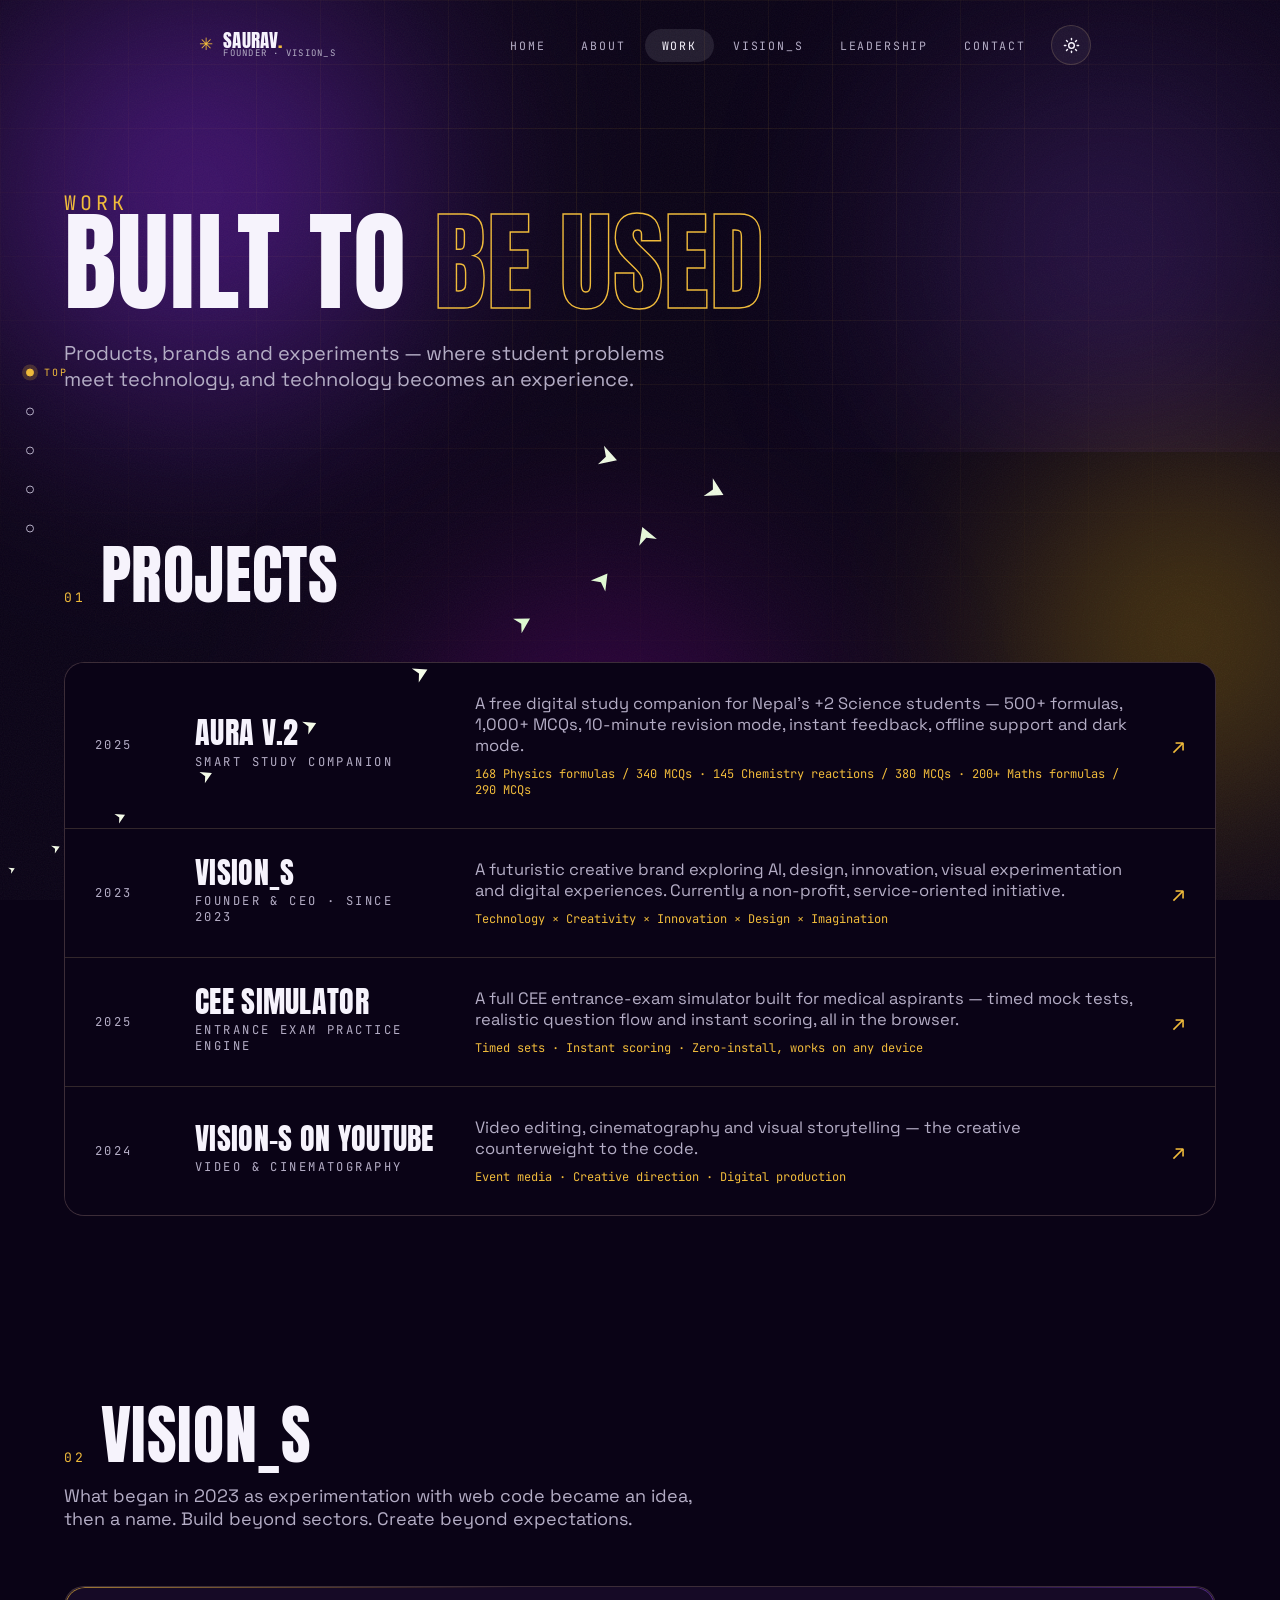
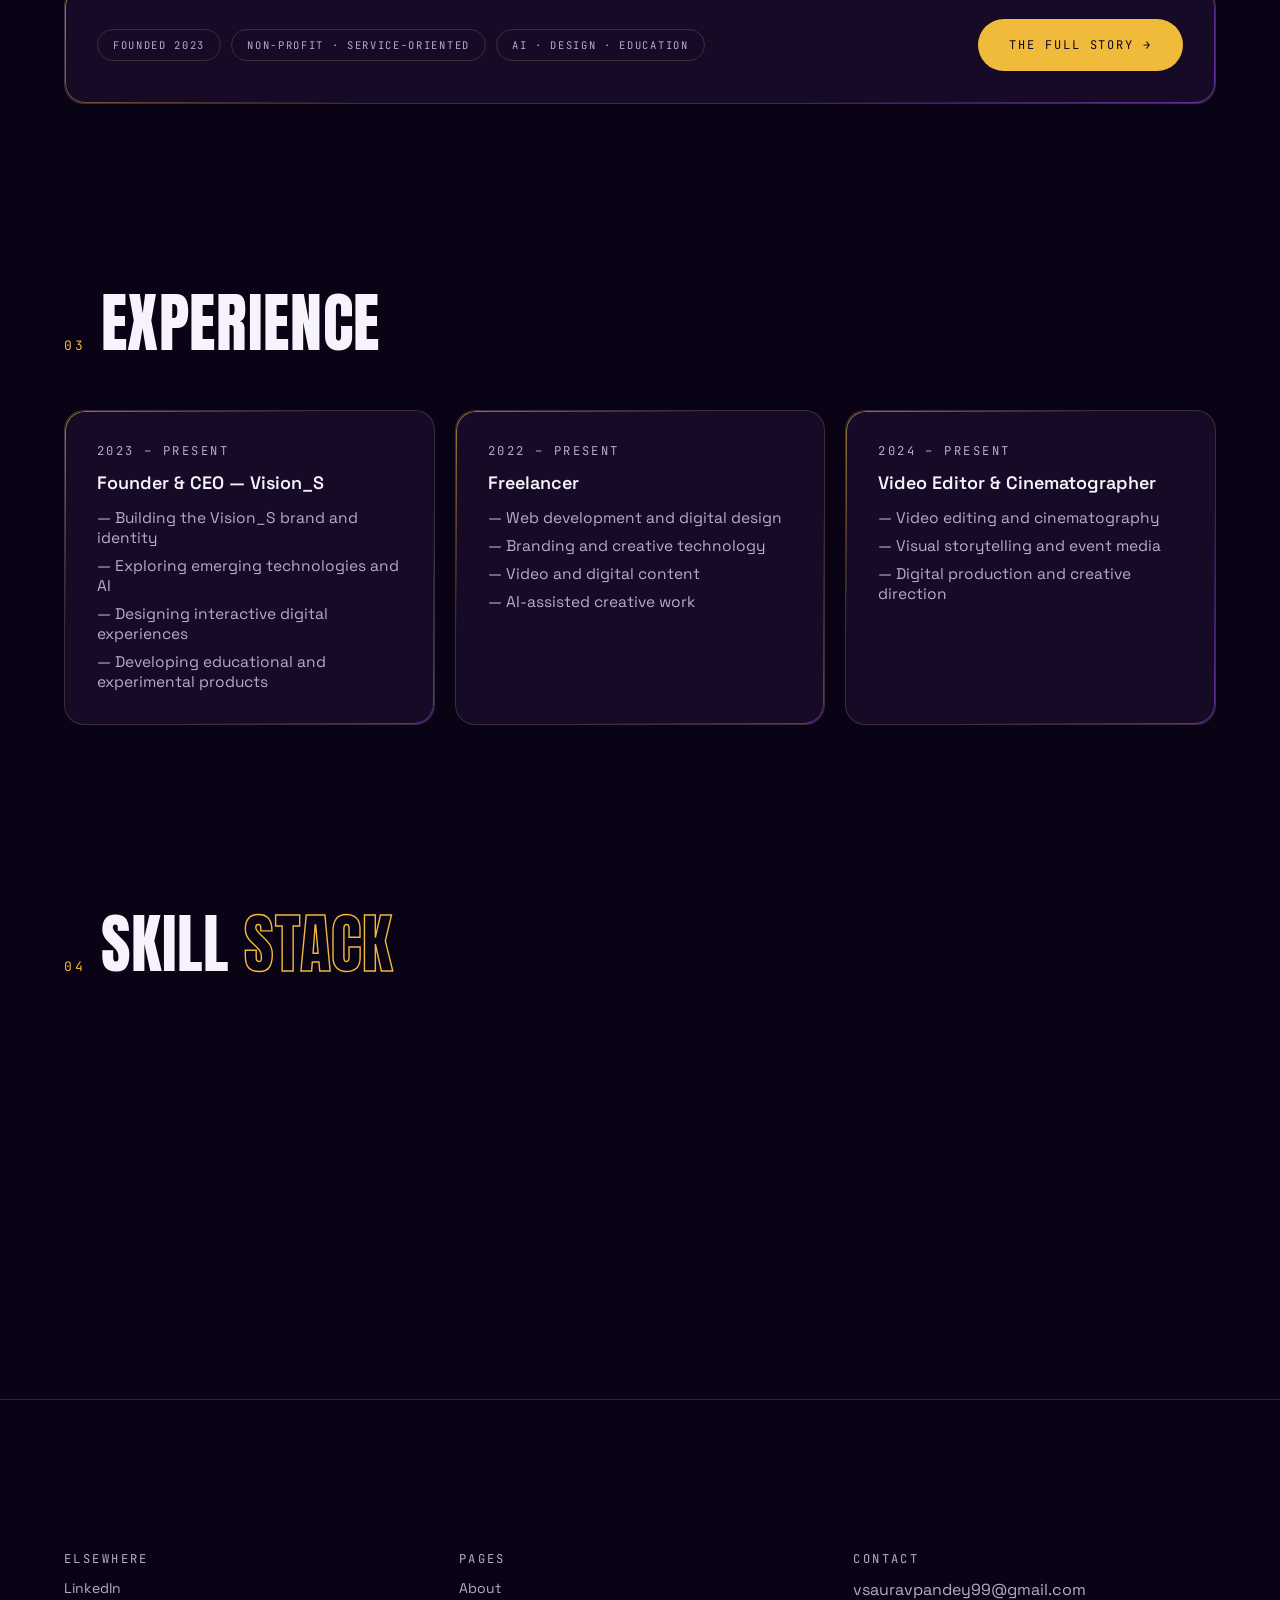
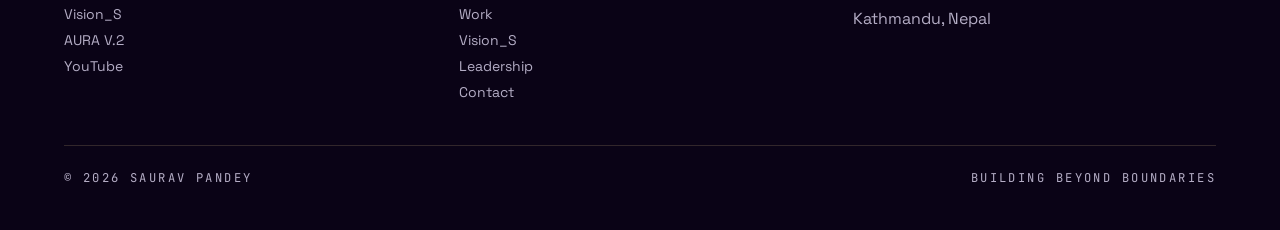
<file: work.html>
<!doctype html>
<html lang="en" class="theme-ink" data-theme="ink">
<head>
<meta charset="utf-8">
<meta name="viewport" content="width=device-width, initial-scale=1">
<title>Work — Projects, Vision_S & Skills | Saurav Pandey</title>
<meta name="description" content="AURA V.2, Vision_S and creative technology projects by Saurav Pandey, plus professional experience across development, design, AI and cinematography.">
<meta name="author" content="Saurav Pandey">
<meta name="theme-color" content="#111118">
<meta property="og:type" content="website">
<meta property="og:title" content="Work — Projects, Vision_S & Skills | Saurav Pandey">
<meta property="og:description" content="AURA V.2, Vision_S and creative technology projects, plus professional experience across development, design, AI and cinematography.">
<meta name="twitter:card" content="summary_large_image">
  <link rel="icon" type="image/png" href="favicon.png">
<link rel="preconnect" href="https://fonts.googleapis.com">
<link rel="preconnect" href="https://fonts.gstatic.com" crossorigin>
<link rel="stylesheet" href="https://fonts.googleapis.com/css2?family=Anton&family=Space+Grotesk:wght@400;500;700&family=JetBrains+Mono:wght@400;600&display=swap">
<link rel="stylesheet" href="styles.css">
</head>
<body>

<div class="preloader" id="preloader">
  <div class="preloader-inner">
    <span class="preloader-mark">✳</span>
    <p class="mono-label preloader-word">SAURAV<span style="color:var(--gold)">.</span></p>
    <div class="preloader-bar"><span id="preloaderFill"></span></div>
    <p class="preloader-pct" id="preloaderPct">0%</p>
  </div>
</div>

<div class="atmos">
  <div class="grid-bg"></div>
  <div class="aurora-blob aurora-1"></div>
  <div class="aurora-blob aurora-2"></div>
  <div class="aurora-blob aurora-3"></div>
  <div class="spotlight" id="spotlight"></div>
  <div class="noise-layer"></div>
</div>
<div class="scroll-progress" id="scrollProgress"></div>

<div class="nav-wrap"><nav class="nav" id="siteNav">
  <a class="brand-block" href="index.html"><span class="brand-icon">✳</span><span class="brand-text"><span class="display brand-name">SAURAV<span style="color:var(--gold)">.</span></span><span class="mono-label brand-sub">Founder · Vision_S</span></span></a>
  <div class="nav-links">
    <a href="index.html">Home</a>
    <a href="about.html">About</a>
    <a class="active" href="work.html">Work</a>
    <a href="vision-s.html">Vision_S</a>
    <a href="leadership.html">Leadership</a>
    <a href="contact.html">Contact</a>
  </div>
  <button class="theme-btn" id="themeBtn" aria-label="Switch theme">
    <svg class="icon-sun" width="17" height="17" viewBox="0 0 24 24" fill="none" stroke="currentColor" stroke-width="2" stroke-linecap="round" stroke-linejoin="round"><circle cx="12" cy="12" r="4"></circle><line x1="12" y1="2" x2="12" y2="4"></line><line x1="12" y1="20" x2="12" y2="22"></line><line x1="4.93" y1="4.93" x2="6.34" y2="6.34"></line><line x1="17.66" y1="17.66" x2="19.07" y2="19.07"></line><line x1="2" y1="12" x2="4" y2="12"></line><line x1="20" y1="12" x2="22" y2="12"></line><line x1="4.93" y1="19.07" x2="6.34" y2="17.66"></line><line x1="17.66" y1="6.34" x2="19.07" y2="4.93"></line></svg>
    <svg class="icon-moon" width="17" height="17" viewBox="0 0 24 24" fill="none" stroke="currentColor" stroke-width="2" stroke-linecap="round" stroke-linejoin="round"><path d="M21 12.79A9 9 0 1 1 11.21 3 7 7 0 0 0 21 12.79z"></path></svg>
  </button>
  <button class="burger" id="burger" aria-label="Toggle menu">☰</button>
</nav></div>

<div class="mobile-menu" id="mobileMenu">
  <a class="display" href="index.html">Home</a>
  <a class="display" href="about.html">About</a>
  <a class="display" href="work.html">Work</a>
  <a class="display" href="vision-s.html">Vision_S</a>
  <a class="display" href="leadership.html">Leadership</a>
  <a class="display" href="contact.html">Contact</a>
  <p class="mono-label">Kathmandu, Nepal</p>
</div>

<main>

<section class="page-hero" data-dot="Top">
  <div class="grid-bg" style="opacity:.6"></div>
  <div class="page-hero-glow" style="right:0;top:80px;background:var(--accent)"></div>
  <div class="container" style="position:relative">
    <p class="mono-label reveal in" style="color:var(--primary)">Work</p>
    <h1 class="display reveal in">Built to <span class="outline-text">be used</span></h1>
    <p class="reveal in">Products, brands and experiments — where student problems meet technology, and technology becomes an experience.</p>
  </div>
</section>

<section class="section" data-dot="Projects">
  <div class="container">
    <div class="sec-head reveal"><div class="row"><span class="idx">01</span><h2 class="display">Projects</h2></div></div>
    <div class="card" style="padding:0;overflow:hidden;border-radius:20px">
      <div class="proj-row reveal" data-project="aura" role="button" tabindex="0" aria-haspopup="dialog">
        <span class="mono-label" style="width:60px;flex-shrink:0">2025</span>
        <div style="width:240px;flex-shrink:0">
          <h3 class="display" style="font-size:30px">AURA V.2</h3>
          <p class="mono-label" style="margin-top:8px">Smart Study Companion</p>
        </div>
        <div style="flex:1">
          <p class="muted" style="font-size:16.5px">A free digital study companion for Nepal's +2 Science students — 500+ formulas, 1,000+ MCQs, 10-minute revision mode, instant feedback, offline support and dark mode.</p>
          <p style="margin-top:10px;font-family:'JetBrains Mono',monospace;font-size:12px;color:var(--primary)">168 Physics formulas / 340 MCQs · 145 Chemistry reactions / 380 MCQs · 200+ Maths formulas / 290 MCQs</p>
        </div>
        <span class="arrow" style="font-size:22px">↗</span>
      </div>
      <div class="proj-row reveal" data-project="visions" role="button" tabindex="0" aria-haspopup="dialog">
        <span class="mono-label" style="width:60px;flex-shrink:0">2023</span>
        <div style="width:240px;flex-shrink:0">
          <h3 class="display" style="font-size:30px">Vision_S</h3>
          <p class="mono-label" style="margin-top:8px">Founder &amp; CEO · Since 2023</p>
        </div>
        <div style="flex:1">
          <p class="muted" style="font-size:16.5px">A futuristic creative brand exploring AI, design, innovation, visual experimentation and digital experiences. Currently a non-profit, service-oriented initiative.</p>
          <p style="margin-top:10px;font-family:'JetBrains Mono',monospace;font-size:12px;color:var(--primary)">Technology × Creativity × Innovation × Design × Imagination</p>
        </div>
        <span class="arrow" style="font-size:22px">↗</span>
      </div>
      <div class="proj-row reveal" data-project="cee" role="button" tabindex="0" aria-haspopup="dialog">
        <span class="mono-label" style="width:60px;flex-shrink:0">2025</span>
        <div style="width:240px;flex-shrink:0">
          <h3 class="display" style="font-size:30px">CEE Simulator</h3>
          <p class="mono-label" style="margin-top:8px">Entrance Exam Practice Engine</p>
        </div>
        <div style="flex:1">
          <p class="muted" style="font-size:16.5px">A full CEE entrance-exam simulator built for medical aspirants — timed mock tests, realistic question flow and instant scoring, all in the browser.</p>
          <p style="margin-top:10px;font-family:'JetBrains Mono',monospace;font-size:12px;color:var(--primary)">Timed sets · Instant scoring · Zero-install, works on any device</p>
        </div>
        <span class="arrow" style="font-size:22px">↗</span>
      </div>
      <div class="proj-row reveal" data-project="youtube" role="button" tabindex="0" aria-haspopup="dialog">
        <span class="mono-label" style="width:60px;flex-shrink:0">2024</span>
        <div style="width:240px;flex-shrink:0">
          <h3 class="display" style="font-size:30px">VISION-S on YouTube</h3>
          <p class="mono-label" style="margin-top:8px">Video &amp; Cinematography</p>
        </div>
        <div style="flex:1">
          <p class="muted" style="font-size:16.5px">Video editing, cinematography and visual storytelling — the creative counterweight to the code.</p>
          <p style="margin-top:10px;font-family:'JetBrains Mono',monospace;font-size:12px;color:var(--primary)">Event media · Creative direction · Digital production</p>
        </div>
        <span class="arrow" style="font-size:22px">↗</span>
      </div>
    </div>
  </div>
</section>

<div class="project-modal-backdrop" id="projectModalBackdrop">
  <div class="project-modal" role="dialog" aria-modal="true" aria-labelledby="modalTitle">
    <button class="modal-close" id="modalClose" aria-label="Close">✕</button>
    <p class="mono-label" id="modalLabel" style="color:var(--primary)"></p>
    <h3 class="display" id="modalTitle" style="margin-top:14px;font-size:clamp(30px,5vw,46px)"></h3>
    <p class="mono-label" id="modalYear" style="margin-top:6px"></p>
    <p class="muted" id="modalDesc" style="margin-top:22px;font-size:17px"></p>
    <p id="modalMeta" style="margin-top:16px;font-family:'JetBrains Mono',monospace;font-size:13px;color:var(--primary)"></p>
    <div class="chipline" id="modalTags" style="margin-top:24px"></div>
    <a class="btn primary" id="modalLink" target="_blank" rel="noreferrer" style="margin-top:32px">Visit project ↗</a>
  </div>
</div>

<section class="section" data-dot="Vision_S">
  <div class="container">
    <div class="sec-head reveal">
      <div class="row"><span class="idx">02</span><h2 class="display">Vision_S</h2></div>
      <p>What began in 2023 as experimentation with web code became an idea, then a name. Build beyond sectors. Create beyond expectations.</p>
    </div>
    <div class="card gilded card-pad-lg hover-lift reveal" style="display:flex;flex-wrap:wrap;justify-content:space-between;align-items:center;gap:24px">
      <div style="display:flex;flex-wrap:wrap;gap:10px">
        <span class="chip">Founded 2023</span><span class="chip">Non-profit · Service-oriented</span><span class="chip">AI · Design · Education</span>
      </div>
      <a class="btn primary" href="vision-s.html">The full story →</a>
    </div>
  </div>
</section>

<section class="section" data-dot="Experience">
  <div class="container">
    <div class="sec-head reveal"><div class="row"><span class="idx">03</span><h2 class="display">Experience</h2></div></div>
    <div class="grid grid-3">
      <div class="card card-pad-lg gilded reveal">
        <p class="mono-label">2023 – Present</p>
        <h3 style="margin-top:12px;font-size:18px;font-weight:600">Founder &amp; CEO — Vision_S</h3>
        <ul style="margin-top:14px;display:flex;flex-direction:column;gap:8px;font-size:15.5px;color:var(--muted-foreground)">
          <li>— Building the Vision_S brand and identity</li>
          <li>— Exploring emerging technologies and AI</li>
          <li>— Designing interactive digital experiences</li>
          <li>— Developing educational and experimental products</li>
        </ul>
      </div>
      <div class="card card-pad-lg gilded reveal">
        <p class="mono-label">2022 – Present</p>
        <h3 style="margin-top:12px;font-size:18px;font-weight:600">Freelancer</h3>
        <ul style="margin-top:14px;display:flex;flex-direction:column;gap:8px;font-size:15.5px;color:var(--muted-foreground)">
          <li>— Web development and digital design</li>
          <li>— Branding and creative technology</li>
          <li>— Video and digital content</li>
          <li>— AI-assisted creative work</li>
        </ul>
      </div>
      <div class="card card-pad-lg gilded reveal">
        <p class="mono-label">2024 – Present</p>
        <h3 style="margin-top:12px;font-size:18px;font-weight:600">Video Editor &amp; Cinematographer</h3>
        <ul style="margin-top:14px;display:flex;flex-direction:column;gap:8px;font-size:15.5px;color:var(--muted-foreground)">
          <li>— Video editing and cinematography</li>
          <li>— Visual storytelling and event media</li>
          <li>— Digital production and creative direction</li>
        </ul>
      </div>
    </div>
  </div>
</section>

<section class="section" data-dot="Skills">
  <div class="container">
    <div class="sec-head reveal"><div class="row"><span class="idx">04</span><h2 class="display">Skill <span class="outline-text">stack</span></h2></div></div>
    <div class="grid grid-4">
      <div class="card reveal">
        <p class="mono-label" style="color:var(--primary)">Technology</p>
        <ul style="margin-top:14px;display:flex;flex-direction:column;gap:8px;font-size:15.5px">
          <li>Frontend Development</li><li>Web Design</li><li>UI Design</li><li>Creative Technology</li>
          <li>AI &amp; Generative AI</li><li>Prompt Engineering</li><li>Digital Product Development</li>
        </ul>
      </div>
      <div class="card reveal">
        <p class="mono-label" style="color:var(--primary)">Creative</p>
        <ul style="margin-top:14px;display:flex;flex-direction:column;gap:8px;font-size:15.5px">
          <li>Graphic Design</li><li>Digital Branding</li><li>Visual Storytelling</li>
          <li>Video Editing</li><li>Cinematography</li><li>Creative Direction</li>
        </ul>
      </div>
      <div class="card reveal">
        <p class="mono-label" style="color:var(--primary)">Leadership</p>
        <ul style="margin-top:14px;display:flex;flex-direction:column;gap:8px;font-size:15.5px">
          <li>Leadership Development</li><li>Public Relations</li><li>Event Management</li>
          <li>Team Coordination</li><li>Communication</li><li>Mentorship</li><li>Project Management</li>
        </ul>
      </div>
      <div class="card reveal">
        <p class="mono-label" style="color:var(--primary)">Academic &amp; Education</p>
        <ul style="margin-top:14px;display:flex;flex-direction:column;gap:8px;font-size:15.5px">
          <li>Biology</li><li>Physics</li><li>Chemistry</li><li>Mathematics</li>
          <li>Scientific Research</li><li>Teaching &amp; Tutorials</li><li>Educational Resources</li>
        </ul>
      </div>
    </div>
  </div>
</section>

</main>

<footer>
  <div class="container">
    <p class="display foot-tag reveal"><span class="gold-text">Let's build something</span> <span class="outline-text">unbeatable</span></p>
    <div class="foot-grid">
      <div>
        <p class="mono-label">Elsewhere</p>
        <ul>
          <li><a href="https://www.linkedin.com/in/saurav-pandey999" target="_blank" rel="noreferrer">LinkedIn</a></li>
          <li><a href="https://saurav-pandey999.github.io/worldofvisions/" target="_blank" rel="noreferrer">Vision_S</a></li>
          <li><a href="https://visionsyt99.github.io/SAURAVPANDEY-AURA/AURA2.HTML" target="_blank" rel="noreferrer">AURA V.2</a></li>
          <li><a href="https://www.youtube.com/@VISIONS-9" target="_blank" rel="noreferrer">YouTube</a></li>
        </ul>
      </div>
      <div>
        <p class="mono-label">Pages</p>
        <ul>
          <li><a href="about.html">About</a></li>
          <li><a href="work.html">Work</a></li>
          <li><a href="vision-s.html">Vision_S</a></li>
          <li><a href="leadership.html">Leadership</a></li>
          <li><a href="contact.html">Contact</a></li>
        </ul>
      </div>
      <div>
        <p class="mono-label">Contact</p>
        <p style="margin-top:12px"><a href="mailto:vsauravpandey99@gmail.com">vsauravpandey99@gmail.com</a></p>
        <p style="margin-top:8px">Kathmandu, Nepal</p>
      </div>
    </div>
    <div class="foot-bottom">
      <p class="mono-label">© <span id="yr"></span> Saurav Pandey</p>
      <p class="mono-label">Building beyond boundaries</p>
    </div>
  </div>
</footer>

<script>document.getElementById('yr').textContent = new Date().getFullYear();</script>
<script src="script.js"></script>
</body>
</html>
</file>
<file: styles.css>
/* =========================================================================
   Saurav Pandey — portfolio design system
   Ink (dark): imperial violet + antique gold.
   Paper (light): warm ivory + deep plum ink + gold leaf.
   ========================================================================= */

:root, .theme-ink{
  --radius:.75rem;
  --background: oklch(0.13 0.045 300);
  --foreground: oklch(0.97 0.012 300);
  --card: oklch(0.18 0.055 300);
  --muted-foreground: oklch(0.76 0.035 300);
  --primary: oklch(0.82 0.15 85);
  --primary-foreground: oklch(0.16 0.05 300);
  --accent: oklch(0.62 0.24 300);
  --border: oklch(0.85 0.09 90 / 18%);
  --surface: oklch(0.98 0.02 300 / 5%);
  --surface-strong: oklch(0.98 0.02 300 / 10%);
  --grid-line: oklch(0.82 0.15 85 / 7%);
  --glow: oklch(0.82 0.15 85 / 32%);
  --gold: oklch(0.82 0.15 85);
  --violet: oklch(0.62 0.24 300);
  --aurora-1: oklch(0.55 0.26 300 / 55%);
  --aurora-2: oklch(0.78 0.16 85 / 38%);
  --aurora-3: oklch(0.45 0.22 320 / 45%);
  --noise-opacity:.055;
  --gradient-ink: linear-gradient(135deg, var(--violet), var(--gold));
  color-scheme: dark;
}

.theme-paper{
  --background: oklch(0.965 0.02 92);
  --foreground: oklch(0.19 0.09 305);
  --card: oklch(0.995 0.012 92);
  --muted-foreground: oklch(0.42 0.055 305);
  --primary: oklch(0.42 0.21 305);
  --primary-foreground: oklch(0.98 0.015 92);
  --accent: oklch(0.68 0.16 72);
  --border: oklch(0.32 0.12 305 / 24%);
  --surface: oklch(0.42 0.21 305 / 7%);
  --surface-strong: oklch(0.42 0.21 305 / 13%);
  --grid-line: oklch(0.32 0.14 305 / 10%);
  --glow: oklch(0.42 0.21 305 / 26%);
  --gold: oklch(0.62 0.16 72);
  --violet: oklch(0.42 0.21 305);
  --aurora-1: oklch(0.62 0.22 305 / 30%);
  --aurora-2: oklch(0.78 0.15 75 / 40%);
  --aurora-3: oklch(0.7 0.14 330 / 26%);
  --noise-opacity:.05;
  --gradient-ink: linear-gradient(135deg, var(--violet), var(--gold));
  color-scheme: light;
}

*{box-sizing:border-box;margin:0;padding:0}
html{-webkit-font-smoothing:antialiased;scroll-behavior:smooth;scroll-padding-top:110px}
body{
  background:var(--background);color:var(--foreground);
  font-family:"Space Grotesk",ui-sans-serif,system-ui,sans-serif;
  overflow-x:hidden;
  transition:background-color .6s cubic-bezier(.7,0,.2,1),color .6s cubic-bezier(.7,0,.2,1);
}
::selection{background:var(--violet);color:oklch(0.98 0.01 300)}
::-webkit-scrollbar{width:10px}
::-webkit-scrollbar-track{background:var(--background)}
::-webkit-scrollbar-thumb{background:var(--gradient-ink);border-radius:100px}
a{color:inherit;text-decoration:none}
img{max-width:100%;display:block}
ul,ol{list-style:none}
button{font:inherit;background:none;border:none;color:inherit;cursor:pointer}
input,textarea{font:inherit}

/* ---------- typography ---------- */
.display{font-family:"Anton","Arial Narrow",sans-serif;text-transform:uppercase;line-height:.86;letter-spacing:.01em;font-weight:400}
.mono-label{font-family:"JetBrains Mono",monospace;font-size:.76rem;letter-spacing:.2em;text-transform:uppercase;color:var(--muted-foreground)}
.outline-text{color:transparent;-webkit-text-stroke:1.4px var(--gold)}
.gold-text{
  background:linear-gradient(100deg,var(--gold) 0%,color-mix(in oklab,var(--gold) 45%,white) 30%,color-mix(in oklab,var(--violet) 70%,var(--gold)) 62%,var(--gold) 100%);
  background-size:250% 100%;-webkit-background-clip:text;background-clip:text;color:transparent;
  animation:sheen 9s ease-in-out infinite;
}
@keyframes sheen{0%,100%{background-position:0% 50%}50%{background-position:100% 50%}}
.muted{color:var(--muted-foreground)}

/* ---------- layout ---------- */
.container{width:100%;max-width:1200px;margin:0 auto;padding:0 24px}
.section{padding:96px 0;position:relative}
.section-tight{padding:64px 0}
.grid{display:grid;gap:20px}
.grid-2{grid-template-columns:repeat(2,1fr)}
.grid-3{grid-template-columns:repeat(3,1fr)}
.grid-4{grid-template-columns:repeat(4,1fr)}
.grid-7{grid-template-columns:repeat(7,1fr)}
@media (max-width:980px){.grid-4{grid-template-columns:repeat(2,1fr)}.grid-3{grid-template-columns:repeat(2,1fr)}.grid-7{grid-template-columns:repeat(4,1fr)}}
@media (max-width:640px){.grid-2,.grid-3,.grid-4,.grid-7{grid-template-columns:1fr}}

/* ---------- atmosphere (fixed background) ---------- */
.atmos{position:fixed;inset:0;z-index:-10;overflow:hidden;pointer-events:none}
.aurora-blob{position:absolute;border-radius:999px;filter:blur(90px);will-change:transform}
.aurora-1{width:55vw;height:55vw;top:-18%;left:-12%;background:radial-gradient(circle,var(--aurora-1),transparent 65%);animation:driftSlow 26s ease-in-out infinite}
.aurora-2{width:46vw;height:46vw;top:38%;right:-16%;background:radial-gradient(circle,var(--aurora-2),transparent 65%);animation:floatSlow 11s ease-in-out infinite}
.aurora-3{width:50vw;height:50vw;bottom:-22%;left:22%;background:radial-gradient(circle,var(--aurora-3),transparent 65%);animation:driftSlow 26s ease-in-out infinite reverse}
@keyframes driftSlow{0%{transform:translate3d(0,0,0) rotate(0)}33%{transform:translate3d(6%,-8%,0) rotate(40deg)}66%{transform:translate3d(-7%,6%,0) rotate(-30deg)}100%{transform:translate3d(0,0,0) rotate(0)}}
@keyframes floatSlow{0%,100%{transform:translate3d(0,0,0) scale(1)}50%{transform:translate3d(0,-26px,0) scale(1.06)}}
.spotlight{position:absolute;inset:0;transition:opacity .5s;opacity:0}
.spotlight.on{opacity:1}
.noise-layer{position:absolute;inset:0;opacity:var(--noise-opacity);mix-blend-mode:overlay;
  background-image:url("data:image/svg+xml,%3Csvg xmlns='http://www.w3.org/2000/svg' width='160' height='160'%3E%3Cfilter id='n'%3E%3CfeTurbulence type='fractalNoise' baseFrequency='0.85' numOctaves='3'/%3E%3C/filter%3E%3Crect width='160' height='160' filter='url(%23n)'/%3E%3C/svg%3E")}
.grid-bg{position:absolute;inset:0;
  background-image:linear-gradient(to right,var(--grid-line) 1px,transparent 1px),linear-gradient(to bottom,var(--grid-line) 1px,transparent 1px);
  background-size:64px 64px;
  -webkit-mask-image:radial-gradient(ellipse 90% 70% at 50% 30%,black,transparent 78%);
  mask-image:radial-gradient(ellipse 90% 70% at 50% 30%,black,transparent 78%)}

/* ---------- scroll progress ---------- */
.scroll-progress{position:fixed;inset:0 0 auto 0;height:2px;z-index:70;background:var(--primary);transform-origin:left;transform:scaleX(0)}

/* ---------- nav ---------- */
.nav-wrap{position:fixed;inset:0 0 auto 0;z-index:60;display:flex;justify-content:center;padding:16px;pointer-events:none}
.nav{pointer-events:auto;width:100%;max-width:920px;display:flex;align-items:center;gap:8px;border-radius:999px;padding:8px 8px 8px 18px;
  border:1px solid transparent;transition:all .5s cubic-bezier(.7,0,.2,1);
  opacity:0;transform:translateY(-40px)}
.nav.ready{opacity:1;transform:translateY(0);transition:opacity .7s cubic-bezier(.7,0,.2,1),transform .7s cubic-bezier(.7,0,.2,1)}
.nav.scrolled{background:color-mix(in oklab,var(--background) 58%,transparent);backdrop-filter:blur(18px) saturate(150%);border-color:var(--border);
  box-shadow:0 0 0 1px color-mix(in oklab,var(--gold) 35%,transparent),0 24px 70px -28px var(--glow)}
.brand{margin-right:auto;font-size:20px;letter-spacing:.02em;white-space:nowrap}
.brand-block{margin-right:auto;display:flex;align-items:center;gap:10px;white-space:nowrap}
.brand-icon{color:var(--gold);font-size:17px;line-height:1}
.brand-text{display:flex;flex-direction:column;line-height:1.15}
.brand-name{font-size:19px}
.brand-sub{font-size:9px;letter-spacing:.14em}
@media (max-width:480px){.brand-sub{display:none}}
.nav-links{display:flex;align-items:center;gap:2px}
.nav-links a{position:relative;border-radius:999px;padding:9px 17px;font-family:"JetBrains Mono",monospace;font-size:11.5px;letter-spacing:.16em;text-transform:uppercase;color:var(--muted-foreground);transition:color .35s}
.nav-links a:hover{color:color-mix(in oklab,var(--foreground) 85%,var(--muted-foreground) 15%)}
.nav-links a.active{color:var(--foreground)}
.nav-links a.active::before{content:"";position:absolute;inset:0;border-radius:999px;background:var(--surface-strong);z-index:-1}
.theme-btn,.burger{width:40px;height:40px;border-radius:999px;border:1px solid var(--border);background:var(--surface);color:var(--foreground);
  display:grid;place-items:center;transition:.3s;flex-shrink:0}
.theme-btn{position:relative;overflow:hidden}
.theme-btn svg{position:absolute;transition:transform .5s cubic-bezier(.6,-0.28,.4,1.4),opacity .35s ease}
.theme-btn .icon-moon{transform:rotate(-90deg) scale(.4);opacity:0}
.theme-btn .icon-sun{transform:rotate(0) scale(1);opacity:1}
.theme-paper .theme-btn .icon-sun{transform:rotate(90deg) scale(.4);opacity:0}
.theme-paper .theme-btn .icon-moon{transform:rotate(0) scale(1);opacity:1}
.theme-btn:hover{transform:none;border-color:color-mix(in oklab,var(--gold) 40%,var(--border))}
.burger{display:none}
@media (max-width:820px){.nav-links{display:none}.burger{display:grid}}

.mobile-menu{position:fixed;inset:0;z-index:55;background:var(--card);display:flex;flex-direction:column;justify-content:center;gap:6px;padding:0 32px;
  clip-path:circle(0% at 92% 4%);transition:clip-path .6s cubic-bezier(.7,0,.2,1);pointer-events:none}
.mobile-menu.open{clip-path:circle(150% at 92% 4%);pointer-events:auto}
.mobile-menu a{display:block;padding:8px 0;font-size:44px}
.mobile-menu .mono-label{margin-top:28px}

/* ---------- buttons / chips ---------- */
.btn{display:inline-flex;align-items:center;gap:10px;padding:17px 30px;border-radius:999px;font-family:"JetBrains Mono",monospace;font-size:12px;
  letter-spacing:.16em;text-transform:uppercase;border:1px solid var(--border);
  transition:transform .3s cubic-bezier(.7,0,.2,1),box-shadow .3s,background-color .35s,border-color .35s,color .35s}
.btn:hover{transform:translateY(-3px)}
.btn:not(.primary):hover{background:color-mix(in oklab,var(--foreground) 8%,transparent);border-color:color-mix(in oklab,var(--foreground) 26%,var(--border));color:color-mix(in oklab,var(--foreground) 84%,var(--muted-foreground) 16%)}
.btn.primary{background:var(--primary);color:var(--primary-foreground);border-color:transparent}
.btn.primary:hover{box-shadow:0 22px 46px -24px var(--glow)}
.chip{font-family:"JetBrains Mono",monospace;font-size:10.5px;letter-spacing:.16em;text-transform:uppercase;padding:8px 15px;border-radius:999px;
  border:1px solid var(--border);color:var(--muted-foreground);background:transparent}

.galaxy-btn{
  position:relative;overflow:hidden;isolation:isolate;padding:19px 42px;
  background:
    radial-gradient(1.2px 1.2px at 14% 30%,color-mix(in oklab,var(--foreground) 75%,transparent) 50%,transparent 100%),
    radial-gradient(1.2px 1.2px at 34% 72%,color-mix(in oklab,var(--foreground) 65%,transparent) 50%,transparent 100%),
    radial-gradient(1px 1px at 58% 22%,color-mix(in oklab,var(--foreground) 70%,transparent) 50%,transparent 100%),
    radial-gradient(1.2px 1.2px at 76% 64%,color-mix(in oklab,var(--foreground) 65%,transparent) 50%,transparent 100%),
    radial-gradient(1px 1px at 92% 34%,color-mix(in oklab,var(--foreground) 75%,transparent) 50%,transparent 100%),
    var(--gradient-ink);
  color:var(--primary-foreground);border:none;
  box-shadow:0 0 0 1px color-mix(in oklab,var(--gold) 40%,transparent),0 18px 40px -22px var(--glow);
  transition:transform .45s cubic-bezier(.7,0,.2,1),box-shadow .45s cubic-bezier(.7,0,.2,1);
}
.galaxy-btn-glow{
  position:absolute;inset:-45%;z-index:0;pointer-events:none;border-radius:50%;
  background:radial-gradient(circle,color-mix(in oklab,var(--gold) 55%,transparent) 0%,transparent 65%);
  opacity:0;transform:scale(.7);
  transition:opacity .6s cubic-bezier(.7,0,.2,1);
}
.galaxy-btn-orbit{
  position:absolute;inset:-70%;z-index:0;pointer-events:none;
  background:conic-gradient(from 0deg,var(--violet),var(--gold),var(--accent),var(--aurora-3),var(--violet));
  filter:blur(16px) hue-rotate(0deg);opacity:0;border-radius:45%;
  transition:opacity .6s cubic-bezier(.7,0,.2,1);
  animation:galaxy-spin 7s linear infinite,galaxy-hue 8s linear infinite;
  animation-play-state:paused;
}
.galaxy-btn-ring{
  position:absolute;left:50%;top:50%;z-index:0;pointer-events:none;
  width:14px;height:14px;margin:-7px 0 0 -7px;border-radius:50%;
  border:1px solid color-mix(in oklab,var(--gold) 70%,transparent);opacity:0;
}
.galaxy-btn-particle{
  position:absolute;left:50%;top:50%;z-index:1;pointer-events:none;
  width:3px;height:3px;border-radius:50%;
  background:color-mix(in oklab,var(--foreground) 90%,white);opacity:0;transform-origin:center;
}
.galaxy-btn-particle.p2{background:color-mix(in oklab,var(--gold) 90%,white)}
.galaxy-btn-stars{
  position:absolute;inset:0;z-index:1;pointer-events:none;
  background-image:
    radial-gradient(1.4px 1.4px at 22% 20%,color-mix(in oklab,var(--gold) 95%,white) 55%,transparent 100%),
    radial-gradient(1.6px 1.6px at 46% 68%,color-mix(in oklab,var(--foreground) 95%,white) 55%,transparent 100%),
    radial-gradient(1.2px 1.2px at 65% 28%,color-mix(in oklab,var(--gold) 95%,white) 55%,transparent 100%),
    radial-gradient(1.6px 1.6px at 82% 70%,color-mix(in oklab,var(--foreground) 95%,white) 55%,transparent 100%),
    radial-gradient(1.2px 1.2px at 90% 38%,color-mix(in oklab,var(--gold) 95%,white) 55%,transparent 100%),
    radial-gradient(1.4px 1.4px at 10% 66%,color-mix(in oklab,var(--foreground) 95%,white) 55%,transparent 100%);
  opacity:0;transform:scale(.6);
  transition:opacity .5s cubic-bezier(.7,0,.2,1),transform .7s cubic-bezier(.7,0,.2,1);
}
.galaxy-btn-comet{
  position:absolute;top:-30%;left:-35%;z-index:1;width:46%;height:2px;pointer-events:none;
  background:linear-gradient(90deg,transparent,color-mix(in oklab,var(--foreground) 95%,white),transparent);
  transform:rotate(28deg) translateX(-140%);opacity:0;
}
.galaxy-btn-comet.c2{top:62%;left:-40%;height:1.5px}
.galaxy-btn-text{
  position:relative;z-index:2;display:inline-flex;align-items:center;gap:10px;
  color:var(--primary-foreground);
  background-image:linear-gradient(120deg,var(--primary-foreground) 30%,var(--gold) 50%,var(--primary-foreground) 70%);
  background-size:260% 100%;background-position:100% 0;
  -webkit-background-clip:text;background-clip:text;-webkit-text-fill-color:transparent;
  transition:letter-spacing .4s cubic-bezier(.7,0,.2,1),background-position .9s cubic-bezier(.7,0,.2,1);
}
.galaxy-btn-arrow{display:inline-block;color:var(--primary-foreground);transition:transform .45s cubic-bezier(.7,0,.2,1)}

.galaxy-btn:hover{transform:translateY(-5px) scale(1.035);box-shadow:0 32px 74px -20px var(--glow),0 0 0 1px var(--gold)}
.galaxy-btn:hover .galaxy-btn-glow{opacity:.85;animation:galaxy-breathe 2.4s ease-in-out infinite}
.galaxy-btn:hover .galaxy-btn-orbit{opacity:.85;animation-play-state:running}
.galaxy-btn:hover .galaxy-btn-stars{opacity:1;transform:scale(1);animation:galaxy-twinkle 1.8s ease-in-out infinite}
.galaxy-btn:hover .galaxy-btn-ring1{animation:galaxy-ping 2.2s cubic-bezier(.3,.6,.4,1) infinite}
.galaxy-btn:hover .galaxy-btn-ring2{animation:galaxy-ping 2.2s cubic-bezier(.3,.6,.4,1) infinite;animation-delay:1.1s}
.galaxy-btn:hover .galaxy-btn-particle{opacity:.9}
.galaxy-btn:hover .p1{animation:galaxy-orbit 3.2s linear infinite}
.galaxy-btn:hover .p2{animation:galaxy-orbit 4.1s linear infinite reverse}
.galaxy-btn:hover .p3{animation:galaxy-orbit 2.6s linear infinite;animation-delay:.4s}
.galaxy-btn:hover .c1{animation:galaxy-comet 1.15s cubic-bezier(.6,0,.3,1) infinite}
.galaxy-btn:hover .c2{animation:galaxy-comet 1.4s cubic-bezier(.6,0,.3,1) infinite;animation-delay:.6s}
.galaxy-btn:hover .galaxy-btn-text{letter-spacing:.22em;background-position:0 0}
.galaxy-btn:hover .galaxy-btn-arrow{transform:translate(4px,-4px) rotate(12deg)}
.galaxy-btn:active{transform:translateY(-1px) scale(.99)}

@keyframes galaxy-spin{to{transform:rotate(360deg)}}
@keyframes galaxy-hue{to{filter:blur(16px) hue-rotate(360deg)}}
@keyframes galaxy-breathe{0%,100%{transform:scale(.75)}50%{transform:scale(1.08)}}
@keyframes galaxy-twinkle{0%,100%{opacity:1}50%{opacity:.5}}
@keyframes galaxy-ping{0%{opacity:.7;transform:scale(1)}100%{opacity:0;transform:scale(9)}}
@keyframes galaxy-orbit{
  from{transform:rotate(0deg) translateX(38px) rotate(0deg)}
  to{transform:rotate(360deg) translateX(38px) rotate(-360deg)}
}
@keyframes galaxy-comet{
  0%{opacity:0;transform:rotate(28deg) translateX(-140%)}
  12%{opacity:1}
  65%{opacity:1}
  100%{opacity:0;transform:rotate(28deg) translateX(360%)}
}
@media (prefers-reduced-motion:reduce){
  .galaxy-btn-orbit,.galaxy-btn-comet,.galaxy-btn-particle,.galaxy-btn-ring,
  .galaxy-btn:hover .galaxy-btn-stars,.galaxy-btn:hover .galaxy-btn-glow{animation:none}
}

/* ---------- cards ---------- */
.card{border-radius:20px;background:var(--card);border:1px solid var(--border);padding:26px}
.card-pad-lg{padding:32px}
.hover-lift{transition:transform .5s cubic-bezier(.7,0,.2,1),box-shadow .5s cubic-bezier(.7,0,.2,1)}
.hover-lift:hover{transform:translateY(-6px);box-shadow:0 30px 60px -30px var(--glow)}
.gilded{position:relative}
.gilded::before{content:"";position:absolute;inset:0;border-radius:inherit;padding:1px;pointer-events:none;opacity:.85;
  background:linear-gradient(140deg,color-mix(in oklab,var(--gold) 75%,transparent),transparent 35%,transparent 65%,color-mix(in oklab,var(--violet) 70%,transparent));
  -webkit-mask:linear-gradient(#000 0 0) content-box,linear-gradient(#000 0 0);-webkit-mask-composite:xor;mask-composite:exclude}
.glow-ring{box-shadow:0 0 0 1px color-mix(in oklab,var(--gold) 35%,transparent),0 24px 70px -28px var(--glow)}

/* ---------- section heading ---------- */
.sec-head{margin-bottom:56px}
.sec-head .row{display:flex;flex-wrap:wrap;align-items:baseline;gap:14px}
.sec-head .idx{font-family:"JetBrains Mono",monospace;font-size:13px;letter-spacing:.25em;color:var(--primary)}
.sec-head h2{font-size:clamp(38px,6vw,64px)}
.sec-head p{margin-top:18px;max-width:640px;font-size:18px;color:var(--muted-foreground)}

/* ---------- hero ---------- */
.hero{position:relative;min-height:100svh;display:flex;align-items:center;overflow:hidden;padding:150px 0 90px}
.hero-inner{position:relative;width:100%}
.hero-kicker{display:flex;align-items:center;gap:12px;margin-bottom:24px;color:var(--primary)}
.hero-kicker .rule{width:40px;height:1px;background:var(--primary)}
.hero h1{font-size:clamp(2.9rem,11.5vw,9.6rem)}
.hero-foot{margin-top:40px;display:flex;flex-wrap:wrap;justify-content:space-between;align-items:flex-end;gap:28px}
.hero-foot p{max-width:500px;font-size:19px;color:var(--muted-foreground)}
.hero-actions{display:flex;flex-wrap:wrap;gap:12px}

.page-hero{position:relative;overflow:hidden;padding:160px 0 60px}
.page-hero h1{font-size:clamp(2.4rem,9.5vw,6.8rem)}
.page-hero p{margin-top:30px;max-width:640px;font-size:20px;color:var(--muted-foreground)}
.page-hero-glow{position:absolute;width:340px;height:340px;border-radius:999px;filter:blur(130px);opacity:.28;background:var(--accent)}

/* ---------- marquee ---------- */
.marquee{overflow:hidden;border-top:1px solid var(--border);border-bottom:1px solid var(--border);padding:22px 0}
.marquee-track{display:flex;width:max-content;gap:0;animation:marq 30s linear infinite}
.marquee-track span{display:flex;align-items:center;gap:32px;padding-right:32px;white-space:nowrap;font-family:"Anton",sans-serif;text-transform:uppercase;font-size:clamp(20px,3vw,34px)}
.marquee-track .diamond{color:var(--primary)}
@keyframes marq{from{transform:translateX(0)}to{transform:translateX(-50%)}}

/* ---------- word-reveal (split words) ---------- */
.split{display:inline-block;overflow:hidden;padding-bottom:.08em}
.split i{display:inline-block;font-style:normal;transform:translateY(115%);transition:transform .9s cubic-bezier(.7,0,.2,1)}
.loaded .split i{transform:none}

/* ---------- generic reveal on scroll ---------- */
.reveal{opacity:0;transform:translateY(28px);transition:opacity .8s cubic-bezier(.7,0,.2,1),transform .8s cubic-bezier(.7,0,.2,1)}
.reveal.in{opacity:1;transform:none}

/* ---------- stats strip ---------- */
.stat-grid{overflow:hidden;border-radius:20px;border:1px solid var(--border);background:var(--border);display:grid;gap:1px}
.stat-cell{background:var(--background);padding:26px;transition:background-color .5s}
.stat-cell:hover{background:var(--surface)}
.stat-cell .v{font-size:clamp(28px,3.8vw,44px)}
.stat-cell .l{margin-top:10px}

/* ---------- project cards ---------- */
.proj-card{position:relative;display:flex;flex-direction:column;justify-content:space-between;height:100%;overflow:hidden;border-radius:20px;padding:32px;background:var(--card);border:1px solid var(--border)}
.proj-card .glow-blob{position:absolute;inset:-40% -10% auto -10%;height:160px;background:var(--primary);opacity:0;filter:blur(70px);transition:opacity .7s}
.proj-card:hover .glow-blob{opacity:.2}
.proj-tags{display:flex;flex-wrap:wrap;align-items:center;gap:8px;margin-top:30px}
.proj-tags .arrow{margin-left:auto;color:var(--primary)}

.proj-row{position:relative;display:flex;flex-direction:column;gap:16px;padding:30px;background:var(--background);border-bottom:1px solid var(--border);transition:background-color .5s}
.proj-row:last-child{border-bottom:0}
.proj-row:hover{background:var(--surface)}
.proj-row .arrow{color:var(--primary);flex-shrink:0}
@media (min-width:760px){.proj-row{flex-direction:row;align-items:center;gap:40px}}

/* ---------- timeline ---------- */
.timeline{position:relative;padding-left:32px;border-left:1px solid var(--border)}
.timeline li{position:relative;padding-bottom:44px}
.timeline li:last-child{padding-bottom:0}
.timeline .dot{position:absolute;left:-37px;top:8px;width:12px;height:12px;border-radius:999px;border:1px solid var(--primary);background:var(--background);transition:.4s}
.timeline li:hover .dot{background:var(--primary);box-shadow:0 0 0 1px color-mix(in oklab,var(--gold) 35%,transparent),0 24px 70px -28px var(--glow)}
.timeline h3{font-size:clamp(22px,3vw,32px)}

/* ---------- misc content blocks ---------- */
.quote-block{max-width:820px;margin:0 auto;text-align:center}
.quote-block p.display{font-size:clamp(28px,4.6vw,48px);line-height:1.15}
.chipline{display:flex;flex-wrap:wrap;gap:10px}
.value-pill{display:inline-block;border-radius:999px;border:1px solid color-mix(in oklab,var(--gold) 40%,transparent);padding:10px 22px;font-size:19px;color:var(--primary)}
.portrait{position:relative;border-radius:24px;overflow:hidden;border:1px solid var(--border);perspective:900px;transition:transform .35s cubic-bezier(.2,.8,.2,1);will-change:transform}
.portrait img{width:100%;height:100%;object-fit:cover;display:block;filter:grayscale(.25) contrast(1.15) brightness(.92) saturate(1.05);transition:transform .7s cubic-bezier(.7,0,.2,1),filter .7s}
.portrait:hover img{transform:scale(1.07);filter:grayscale(0) contrast(1.2) brightness(1) saturate(1.15)}
.portrait::after{content:"";position:absolute;inset:0;pointer-events:none;
  background:linear-gradient(160deg,color-mix(in oklab,var(--violet) 55%,transparent),transparent 45%,color-mix(in oklab,var(--gold) 35%,transparent));
  mix-blend-mode:overlay;opacity:.55;transition:opacity .6s}
.portrait:hover::after{opacity:.25}
.portrait-glow{position:absolute;inset:0;opacity:0;transition:opacity .4s;pointer-events:none;
  background:radial-gradient(220px circle at var(--gx,50%) var(--gy,50%),color-mix(in oklab,var(--gold) 45%,transparent),transparent 65%);
  mix-blend-mode:overlay}
.portrait:hover .portrait-glow{opacity:1}
.portrait-frame{position:absolute;inset:10px;border:1px solid color-mix(in oklab,var(--gold) 40%,transparent);border-radius:16px;opacity:0;transition:opacity .5s;pointer-events:none}
.portrait:hover .portrait-frame{opacity:1}

.currently-card{margin-top:36px;max-width:480px;padding:24px 28px;border-radius:20px;border:1px solid var(--border);background:var(--surface);backdrop-filter:blur(6px)}
.currently-rows{margin-top:18px;display:flex;flex-direction:column;gap:16px}
.currently-rows .crow{display:flex;gap:20px;align-items:baseline}
.currently-rows .crow .clabel{width:88px;flex-shrink:0}
.currently-rows .crow .cvalue{font-size:16px}
@media (max-width:500px){.currently-rows .crow{flex-direction:column;gap:4px}.currently-rows .crow .clabel{width:auto}}
.bio-stat-grid{display:grid;grid-template-columns:repeat(3,1fr);gap:1px;background:var(--border);border:1px solid var(--border);border-radius:20px;overflow:hidden}
.bio-stat-grid .bcell{background:var(--card);padding:22px 20px;transition:background-color .4s}
.bio-stat-grid .bcell:hover{background:var(--surface)}
.bio-stat-grid .bcell .bval{margin-top:8px;font-size:17px}
@media (max-width:640px){.bio-stat-grid{grid-template-columns:repeat(2,1fr)}}
select{width:100%;padding:14px 16px;border-radius:14px;border:1px solid var(--border);background:var(--surface);color:var(--foreground);outline:none;transition:.3s;appearance:none;
  background-image:linear-gradient(45deg,transparent 50%,var(--muted-foreground) 50%),linear-gradient(135deg,var(--muted-foreground) 50%,transparent 50%);
  background-position:calc(100% - 22px) center,calc(100% - 17px) center;background-size:5px 5px,5px 5px;background-repeat:no-repeat}
select:focus{border-color:var(--gold);box-shadow:0 0 0 3px color-mix(in oklab,var(--gold) 18%,transparent)}

/* ---------- footer ---------- */
footer{border-top:1px solid var(--border);padding:70px 0 44px;position:relative}
.foot-tag{font-size:clamp(26px,5vw,44px)}
.foot-grid{margin-top:44px;display:grid;gap:32px;grid-template-columns:repeat(3,1fr)}
.foot-grid ul{margin-top:12px}
.foot-grid li{margin-top:8px;font-size:14px}
.foot-grid a,.foot-grid p{color:var(--muted-foreground);transition:color .3s}
.foot-grid a:hover{color:var(--primary)}
.foot-bottom{margin-top:44px;border-top:1px solid var(--border);padding-top:24px;display:flex;flex-wrap:wrap;justify-content:space-between;gap:12px}
@media (max-width:700px){.foot-grid{grid-template-columns:1fr}}

.dp-link{display:flex;justify-content:space-between;align-items:center;gap:18px;padding:28px 30px;background:var(--card);min-height:104px}
.dp-link:hover{background:var(--surface)}
.dp-value{margin-top:10px;display:block;font-size:21px}
.dp-arrow{color:var(--primary);transition:color .3s;font-size:18px;flex-shrink:0}
@media (max-width:480px){.dp-link{padding:24px 22px}}

/* ---------- subject pill selector ---------- */
.subject-pills{margin-top:14px;display:flex;flex-wrap:wrap;gap:10px}
.subject-pill{padding:12px 20px;border-radius:999px;border:1px solid var(--border);background:transparent;color:var(--muted-foreground);
  font-family:"JetBrains Mono",monospace;font-size:12px;letter-spacing:.1em;text-transform:uppercase;transition:background-color .3s,color .3s,border-color .3s}
.subject-pill:hover{color:var(--foreground);border-color:color-mix(in oklab,var(--foreground) 30%,var(--border))}
.subject-pill.active{background:var(--primary);color:var(--primary-foreground);border-color:transparent}
.subject-pill.active:hover{color:var(--primary-foreground)}

/* ---------- icon buttons ---------- */
.btn-icon{gap:10px}
.btn-icon svg{flex-shrink:0}

/* ---------- contact form ---------- */
form label{display:block;font-family:"JetBrains Mono",monospace;font-size:10.5px;letter-spacing:.18em;text-transform:uppercase;color:var(--muted-foreground);margin-bottom:9px}
input,textarea{width:100%;padding:16px 18px;border-radius:14px;border:1px solid var(--border);background:var(--surface);color:var(--foreground);font-size:16px;outline:none;transition:.3s}
input:focus,textarea:focus{border-color:var(--gold);box-shadow:0 0 0 3px color-mix(in oklab,var(--gold) 18%,transparent)}
input::placeholder,textarea::placeholder{color:color-mix(in oklab,var(--muted-foreground) 75%,transparent)}

/* ---------- page transition ---------- */
main{display:block;opacity:0;transform:translateY(16px)}
main.enter{opacity:1;transform:none;transition:opacity .6s cubic-bezier(.7,0,.2,1),transform .6s cubic-bezier(.7,0,.2,1)}

/* ---------- cinematic chrono timeline ---------- */
.chrono{display:flex;flex-direction:column}
.chrono-item{position:relative;display:flex;gap:0 22px;padding-bottom:8px}
.chrono-year{width:92px;flex-shrink:0;font-family:"Anton",sans-serif;font-size:clamp(26px,3vw,34px);color:var(--primary);padding-top:2px;text-transform:uppercase}
.chrono-rail{position:relative;width:20px;flex-shrink:0;display:flex;justify-content:center}
.chrono-rail::before{content:"";position:absolute;top:0;bottom:-8px;width:1px;background:var(--border)}
.chrono-item:last-child .chrono-rail::before{bottom:50%}
.chrono-dot{position:relative;z-index:1;margin-top:9px;width:11px;height:11px;border-radius:999px;border:1.5px solid var(--primary);background:var(--background);transition:.35s}
.chrono-item.open .chrono-dot{background:var(--primary);box-shadow:0 0 0 5px color-mix(in oklab,var(--gold) 22%,transparent)}
.chrono-body{flex:1;padding-bottom:40px;min-width:0}
.chrono-card{width:100%;text-align:left;display:flex;align-items:center;justify-content:space-between;gap:20px;
  padding:22px 26px;border-radius:18px;border:1px solid var(--border);background:var(--card);transition:border-color .35s,background-color .35s,transform .35s}
.chrono-card:hover{transform:translateX(4px);border-color:color-mix(in oklab,var(--gold) 35%,var(--border))}
.chrono-item.open .chrono-card{border-color:color-mix(in oklab,var(--gold) 45%,var(--border));background:var(--surface)}
.chrono-card h3{font-size:clamp(20px,2.6vw,28px)}
.chrono-card .csub{margin-top:6px;font-size:14px;color:var(--muted-foreground)}
.chrono-toggle{flex-shrink:0;width:34px;height:34px;border-radius:999px;border:1px solid var(--border);display:grid;place-items:center;
  font-family:"JetBrains Mono",monospace;font-size:16px;color:var(--primary);transition:transform .4s cubic-bezier(.6,-0.2,.4,1.3)}
.chrono-item.open .chrono-toggle{transform:rotate(135deg)}
.chrono-panel{display:grid;grid-template-rows:0fr;transition:grid-template-rows .5s cubic-bezier(.4,0,.2,1)}
.chrono-item.open .chrono-panel{grid-template-rows:1fr}
.chrono-panel-inner{overflow:hidden}
.chrono-panel-grid{margin-top:14px;padding:24px 26px;border-radius:16px;border:1px solid var(--border);background:var(--surface);
  display:grid;grid-template-columns:repeat(2,1fr);gap:22px}
.chrono-panel-grid .plabel{color:var(--primary)}
.chrono-panel-grid .pval{margin-top:8px;font-size:15px;color:var(--muted-foreground);line-height:1.5}
@media (max-width:700px){.chrono-panel-grid{grid-template-columns:1fr}.chrono-year{width:64px;font-size:22px}}

/* ---------- skills matrix ---------- */
.matrix{display:grid;grid-template-columns:repeat(2,1fr);gap:1px;background:var(--border);border:1px solid var(--border);border-radius:22px;overflow:hidden}
.matrix-cell{background:var(--card);padding:38px 34px;transition:background-color .4s}
.matrix-cell:hover{background:var(--surface)}
.matrix-cell .mtitle{font-size:clamp(26px,3.2vw,38px)}
.matrix-cell .mchips{margin-top:20px;display:flex;flex-wrap:wrap;gap:9px}
@media (max-width:700px){.matrix{grid-template-columns:1fr}}

/* ---------- currently list (detailed) ---------- */
.currently-list{border-radius:20px;border:1px solid var(--border);overflow:hidden}
.currently-list .crow2{display:flex;flex-wrap:wrap;gap:6px 24px;padding:22px 28px;border-bottom:1px solid var(--border);background:var(--card);transition:background-color .4s}
.currently-list .crow2:last-child{border-bottom:none}
.currently-list .crow2:hover{background:var(--surface)}
.currently-list .crow2 .clabel2{width:150px;flex-shrink:0;color:var(--primary)}
.currently-list .crow2 .cval2{font-size:17px}
@media (max-width:560px){.currently-list .crow2{flex-direction:column;gap:4px}.currently-list .crow2 .clabel2{width:auto}}
.last-updated{margin-top:18px;text-align:right}

/* ---------- memorable contact CTA ---------- */
.cta-block{text-align:center;position:relative}
.cta-block .ctitle{font-size:clamp(38px,6.6vw,76px)}
.cta-block .csub2{margin-top:20px;font-size:19px;color:var(--muted-foreground)}
.cta-block .btn{margin-top:34px}
.cta-links{margin-top:34px;display:flex;justify-content:center;flex-wrap:wrap;gap:10px;font-family:"JetBrains Mono",monospace;font-size:12px;letter-spacing:.16em;text-transform:uppercase}
.cta-links a{color:var(--muted-foreground);transition:color .3s}
.cta-links a:hover{color:var(--primary)}
.cta-links .sep{color:var(--border)}

/* ---------- preloader ---------- */
.preloader{position:fixed;inset:0;z-index:300;background:var(--background);display:flex;align-items:center;justify-content:center;
  transition:opacity .7s cubic-bezier(.4,0,.2,1),visibility .7s}
.preloader.hide{opacity:0;visibility:hidden;pointer-events:none}
.preloader-inner{text-align:center}
.preloader-mark{display:inline-block;font-size:34px;color:var(--gold);animation:spin-mark 2.2s linear infinite}
@keyframes spin-mark{to{transform:rotate(360deg)}}
.preloader-word{margin-top:14px;font-size:13px;letter-spacing:.3em}
.preloader-bar{margin:22px auto 0;width:220px;height:2px;border-radius:2px;background:var(--border);overflow:hidden}
.preloader-bar span{display:block;height:100%;width:0%;background:var(--gradient-ink);transition:width .15s linear}
.preloader-pct{margin-top:12px;font-size:11px;letter-spacing:.2em;color:var(--muted-foreground)}

/* ---------- hero letter distortion ---------- */
.hero h1 .char{display:inline-block;transition:transform .25s cubic-bezier(.2,.8,.2,1)}
.cursor-canvas{position:fixed;inset:0;z-index:9999;pointer-events:none;mix-blend-mode:difference}
html.custom-cursor-enabled,html.custom-cursor-enabled a,html.custom-cursor-enabled button,
html.custom-cursor-enabled [role="button"],html.custom-cursor-enabled select{cursor:none}
html.custom-cursor-enabled input,html.custom-cursor-enabled textarea{cursor:text}

/* ---------- side scroll dot navigator ---------- */
.dot-nav{position:fixed;left:26px;top:50%;transform:translateY(-50%);z-index:50;display:flex;flex-direction:column;gap:22px;align-items:flex-start}
.dot-item{display:flex;align-items:center;gap:10px;padding:2px 0}
.dot-item .dot{width:8px;height:8px;border-radius:999px;border:1px solid var(--muted-foreground);flex-shrink:0;transition:.35s;background:transparent}
.dot-item .dot-label{font-family:"JetBrains Mono",monospace;font-size:10px;letter-spacing:.18em;text-transform:uppercase;color:var(--primary);
  opacity:0;transform:translateX(-6px);transition:opacity .35s,transform .35s;white-space:nowrap}
.dot-item.active .dot{background:var(--primary);border-color:var(--primary);box-shadow:0 0 0 4px color-mix(in oklab,var(--gold) 20%,transparent)}
.dot-item.active .dot-label{opacity:1;transform:none}
@media (max-width:1150px){.dot-nav{display:none}}

/* ---------- project card view-badge ---------- */
.view-badge{position:absolute;left:0;top:0;width:64px;height:64px;border-radius:999px;background:var(--primary);color:var(--primary-foreground);
  display:flex;align-items:center;justify-content:center;font-family:"JetBrains Mono",monospace;font-size:10px;letter-spacing:.14em;text-transform:uppercase;
  opacity:0;transform:translate(-50%,-50%) scale(.6);pointer-events:none;transition:opacity .25s,transform .25s;z-index:5}
.proj-card:hover .view-badge,.proj-row:hover .view-badge{opacity:1;transform:translate(-50%,-50%) scale(1)}
html.custom-cursor-enabled .proj-card,html.custom-cursor-enabled .proj-row{cursor:none}
.proj-card,.proj-row{outline:none}
[role="button"]:focus-visible,a:focus-visible,button:focus-visible{outline:2px solid var(--gold);outline-offset:4px}

/* ---------- project modal ---------- */
.project-modal-backdrop{position:fixed;inset:0;z-index:80;background:color-mix(in oklab,var(--background) 70%,transparent);
  backdrop-filter:blur(14px) saturate(140%);display:flex;align-items:center;justify-content:center;padding:24px;
  opacity:0;pointer-events:none;transition:opacity .4s}
.project-modal-backdrop.open{opacity:1;pointer-events:auto}
.project-modal{position:relative;max-width:560px;width:100%;background:var(--card);border:1px solid var(--border);border-radius:28px;padding:48px;
  box-shadow:0 40px 100px -30px var(--glow);transform:translateY(24px) scale(.97);opacity:0;transition:transform .45s cubic-bezier(.2,.8,.2,1),opacity .4s;
  max-height:86vh;overflow-y:auto}
.project-modal-backdrop.open .project-modal{transform:none;opacity:1}
.modal-close{position:absolute;top:24px;right:24px;width:38px;height:38px;border-radius:999px;border:1px solid var(--border);
  display:grid;place-items:center;background:var(--surface);transition:transform .3s}
.modal-close:hover{transform:rotate(90deg)}
@media (max-width:600px){.project-modal{padding:32px 26px}}

@media (prefers-reduced-motion:reduce){
  *{animation:none!important;transition:none!important}
  .reveal{opacity:1;transform:none}
  .split i{transform:none}
  main{opacity:1;transform:none}
}
</file>
